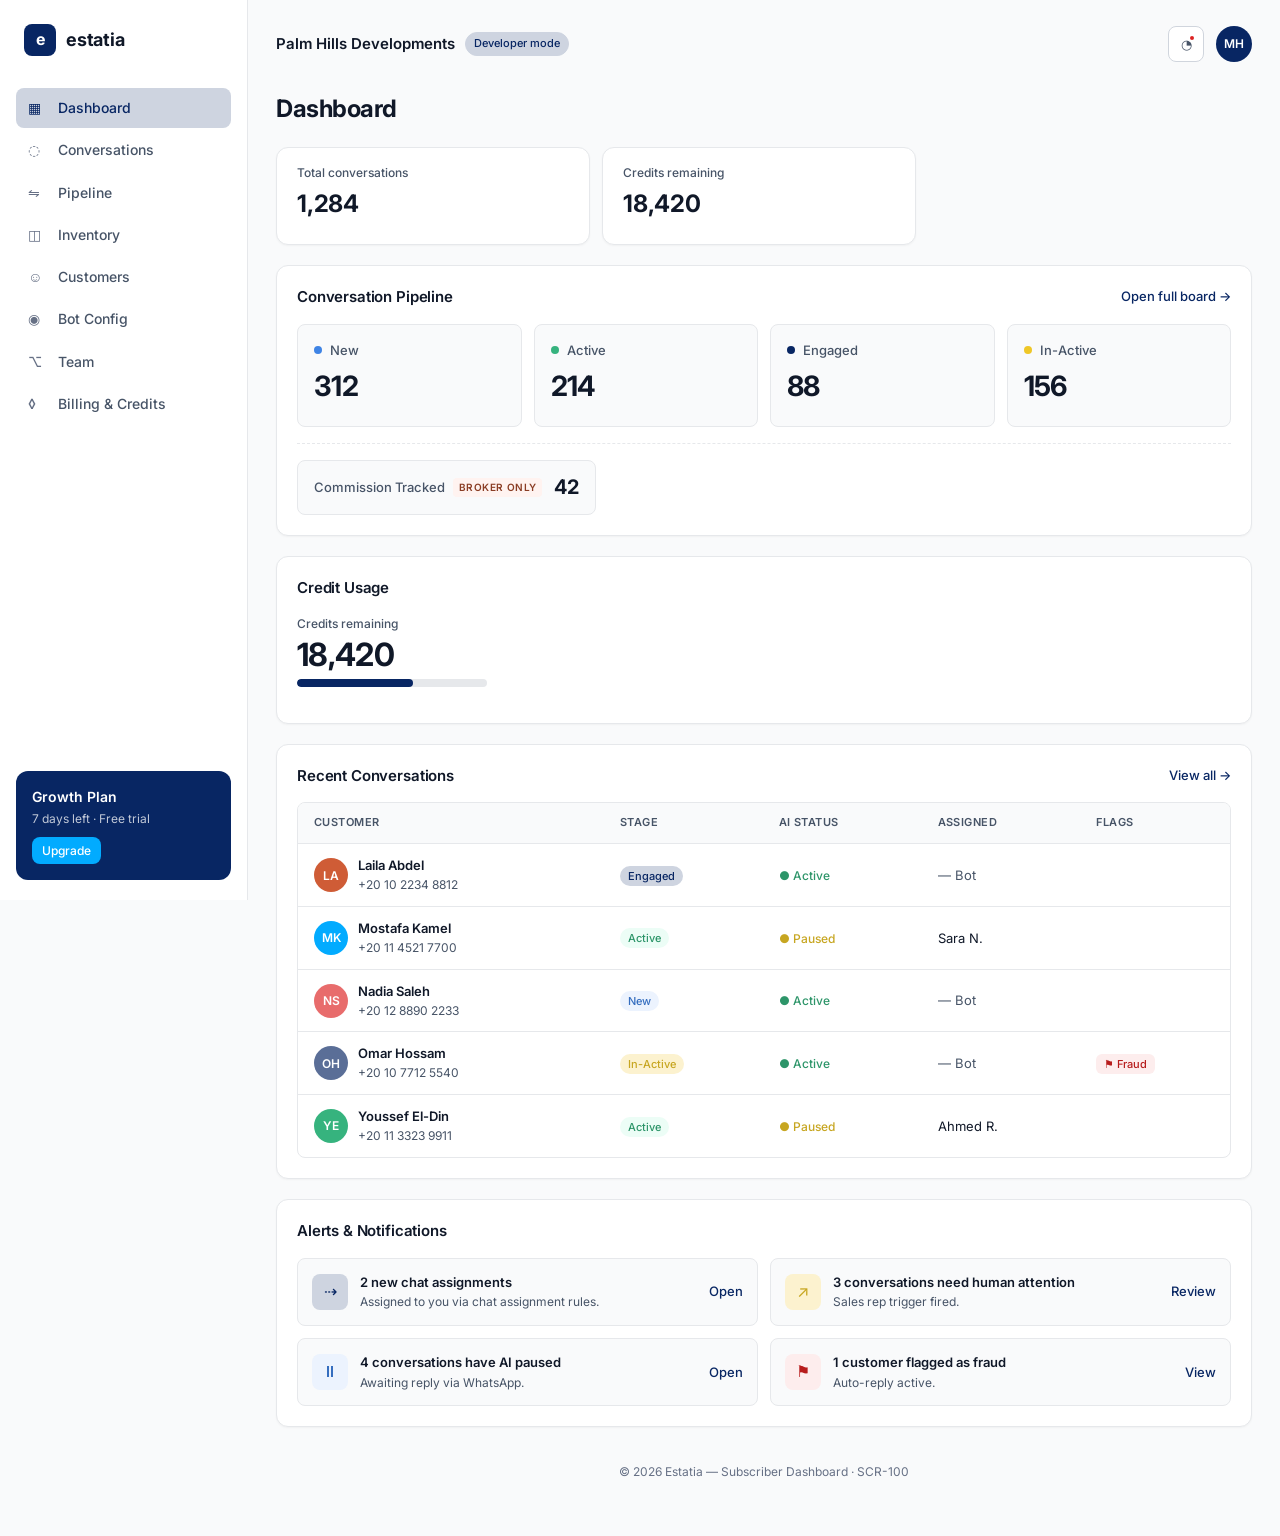
<file: index.html>
<!DOCTYPE html>
<html lang="en">
<head>
<meta charset="UTF-8" />
<meta name="viewport" content="width=device-width, initial-scale=1.0" />
<title>Estatia — Dashboard</title>
<link rel="stylesheet" href="styles.css" />
<link rel="preconnect" href="https://fonts.googleapis.com">
<link rel="preconnect" href="https://fonts.gstatic.com" crossorigin>
<link href="https://fonts.googleapis.com/css2?family=Inter:wght@400;500;600;700&display=swap" rel="stylesheet">
</head>
<body>

<div class="app">

  <!-- Sidebar -->
  <aside class="sidebar">
    <div class="brand">
      <div class="brand-mark">e</div>
      <div class="brand-name">estatia</div>
    </div>
    <nav class="nav">
      <a class="nav-item active"><span class="ico">▦</span> Dashboard</a>
      <a class="nav-item"><span class="ico">◌</span> Conversations</a>
      <a class="nav-item"><span class="ico">⇋</span> Pipeline</a>
      <a class="nav-item"><span class="ico">◫</span> Inventory</a>
      <a class="nav-item"><span class="ico">☺</span> Customers</a>
      <a class="nav-item"><span class="ico">◉</span> Bot Config</a>
      <a class="nav-item"><span class="ico">⌥</span> Team</a>
      <a class="nav-item"><span class="ico">◊</span> Billing &amp; Credits</a>
    </nav>
    <div class="sidebar-footer">
      <div class="plan-card">
        <div class="plan-title">Growth Plan</div>
        <div class="plan-sub">7 days left · Free trial</div>
        <button class="btn btn-primary btn-sm">Upgrade</button>
      </div>
    </div>
  </aside>

  <!-- Main -->
  <main class="main">

    <!-- Top Bar -->
    <header class="topbar">
      <div class="topbar-left">
        <div class="account">
          <div class="account-name">Palm Hills Developments</div>
          <span class="chip chip-mode">Developer mode</span>
        </div>
      </div>
      <div class="topbar-right">
        <button class="icon-btn" aria-label="Notifications">
          <span class="bell">◔</span><span class="dot"></span>
        </button>
        <div class="avatar">MH</div>
      </div>
    </header>

    <!-- Page Header -->
    <section class="page-header">
      <div>
        <h1>Dashboard</h1>
      </div>
    </section>

    <!-- 1. Summary Metrics -->
    <section class="kpis kpis-2">
      <div class="kpi-card">
        <div class="kpi-label">Total conversations</div>
        <div class="kpi-value">1,284</div>
      </div>
      <div class="kpi-card">
        <div class="kpi-label">Credits remaining</div>
        <div class="kpi-value">18,420</div>
      </div>
    </section>

    <!-- 2. Conversation Pipeline -->
    <section class="card pipeline">
      <div class="card-head">
        <h2>Conversation Pipeline</h2>
        <a class="link">Open full board →</a>
      </div>
      <div class="pipeline-stages">
        <div class="stage stage-new">
          <div class="stage-top"><span class="stage-dot"></span><span class="stage-name">New</span></div>
          <div class="stage-count">312</div>
        </div>
        <div class="stage stage-active">
          <div class="stage-top"><span class="stage-dot"></span><span class="stage-name">Active</span></div>
          <div class="stage-count">214</div>
        </div>
        <div class="stage stage-engaged">
          <div class="stage-top"><span class="stage-dot"></span><span class="stage-name">Engaged</span></div>
          <div class="stage-count">88</div>
        </div>
        <div class="stage stage-inactive">
          <div class="stage-top"><span class="stage-dot"></span><span class="stage-name">In-Active</span></div>
          <div class="stage-count">156</div>
        </div>
      </div>
      <div class="commission-row">
        <div class="commission-card">
          <div class="commission-label">Commission Tracked <span class="mode-tag">Broker only</span></div>
          <div class="commission-count">42</div>
        </div>
      </div>
    </section>

    <!-- 3. Credit Usage -->
    <section class="card credit">
      <div class="card-head">
        <h2>Credit Usage</h2>
      </div>
      <div class="credit-body credit-body-simple">
        <div class="credit-main">
          <div class="kpi-label">Credits remaining</div>
          <div class="credit-num">18,420</div>
          <div class="progress">
            <div class="progress-fill" style="width:61%"></div>
          </div>
        </div>
      </div>
    </section>

    <!-- 4. Recent Conversations -->
    <section class="card recent">
      <div class="card-head">
        <h2>Recent Conversations</h2>
        <a class="link">View all →</a>
      </div>
      <div class="table">
        <div class="th">
          <div>Customer</div>
          <div>Stage</div>
          <div>AI Status</div>
          <div>Assigned</div>
          <div>Flags</div>
        </div>
        <div class="tr">
          <div class="cust"><div class="ava ava-1">LA</div><div><b>Laila Abdel</b><span class="muted">+20 10 2234 8812</span></div></div>
          <div><span class="stage-badge badge-engaged">Engaged</span></div>
          <div><span class="ai ai-active">● Active</span></div>
          <div class="muted">— Bot</div>
          <div></div>
        </div>
        <div class="tr">
          <div class="cust"><div class="ava ava-2">MK</div><div><b>Mostafa Kamel</b><span class="muted">+20 11 4521 7700</span></div></div>
          <div><span class="stage-badge badge-active">Active</span></div>
          <div><span class="ai ai-paused">● Paused</span></div>
          <div>Sara N.</div>
          <div></div>
        </div>
        <div class="tr">
          <div class="cust"><div class="ava ava-3">NS</div><div><b>Nadia Saleh</b><span class="muted">+20 12 8890 2233</span></div></div>
          <div><span class="stage-badge badge-new">New</span></div>
          <div><span class="ai ai-active">● Active</span></div>
          <div class="muted">— Bot</div>
          <div></div>
        </div>
        <div class="tr">
          <div class="cust"><div class="ava ava-4">OH</div><div><b>Omar Hossam</b><span class="muted">+20 10 7712 5540</span></div></div>
          <div><span class="stage-badge badge-inactive">In-Active</span></div>
          <div><span class="ai ai-active">● Active</span></div>
          <div class="muted">— Bot</div>
          <div><span class="flag">⚑ Fraud</span></div>
        </div>
        <div class="tr">
          <div class="cust"><div class="ava ava-5">YE</div><div><b>Youssef El-Din</b><span class="muted">+20 11 3323 9911</span></div></div>
          <div><span class="stage-badge badge-active">Active</span></div>
          <div><span class="ai ai-paused">● Paused</span></div>
          <div>Ahmed R.</div>
          <div></div>
        </div>
      </div>
    </section>

    <!-- 5. Alerts / Notifications -->
    <section class="card alerts">
      <div class="card-head">
        <h2>Alerts &amp; Notifications</h2>
      </div>
      <div class="alert-grid">
        <div class="alert">
          <div class="alert-ico alert-blue">⇢</div>
          <div class="alert-body">
            <div class="alert-title">2 new chat assignments</div>
            <div class="alert-sub">Assigned to you via chat assignment rules.</div>
          </div>
          <a class="link">Open</a>
        </div>
        <div class="alert">
          <div class="alert-ico alert-amber">↗</div>
          <div class="alert-body">
            <div class="alert-title">3 conversations need human attention</div>
            <div class="alert-sub">Sales rep trigger fired.</div>
          </div>
          <a class="link">Review</a>
        </div>
        <div class="alert">
          <div class="alert-ico alert-progress">⏸</div>
          <div class="alert-body">
            <div class="alert-title">4 conversations have AI paused</div>
            <div class="alert-sub">Awaiting reply via WhatsApp.</div>
          </div>
          <a class="link">Open</a>
        </div>
        <div class="alert">
          <div class="alert-ico alert-red">⚑</div>
          <div class="alert-body">
            <div class="alert-title">1 customer flagged as fraud</div>
            <div class="alert-sub">Auto-reply active.</div>
          </div>
          <a class="link">View</a>
        </div>
      </div>
    </section>

    <footer class="foot">© 2026 Estatia — Subscriber Dashboard · SCR-100</footer>

  </main>
</div>

</body>
</html>
</file>
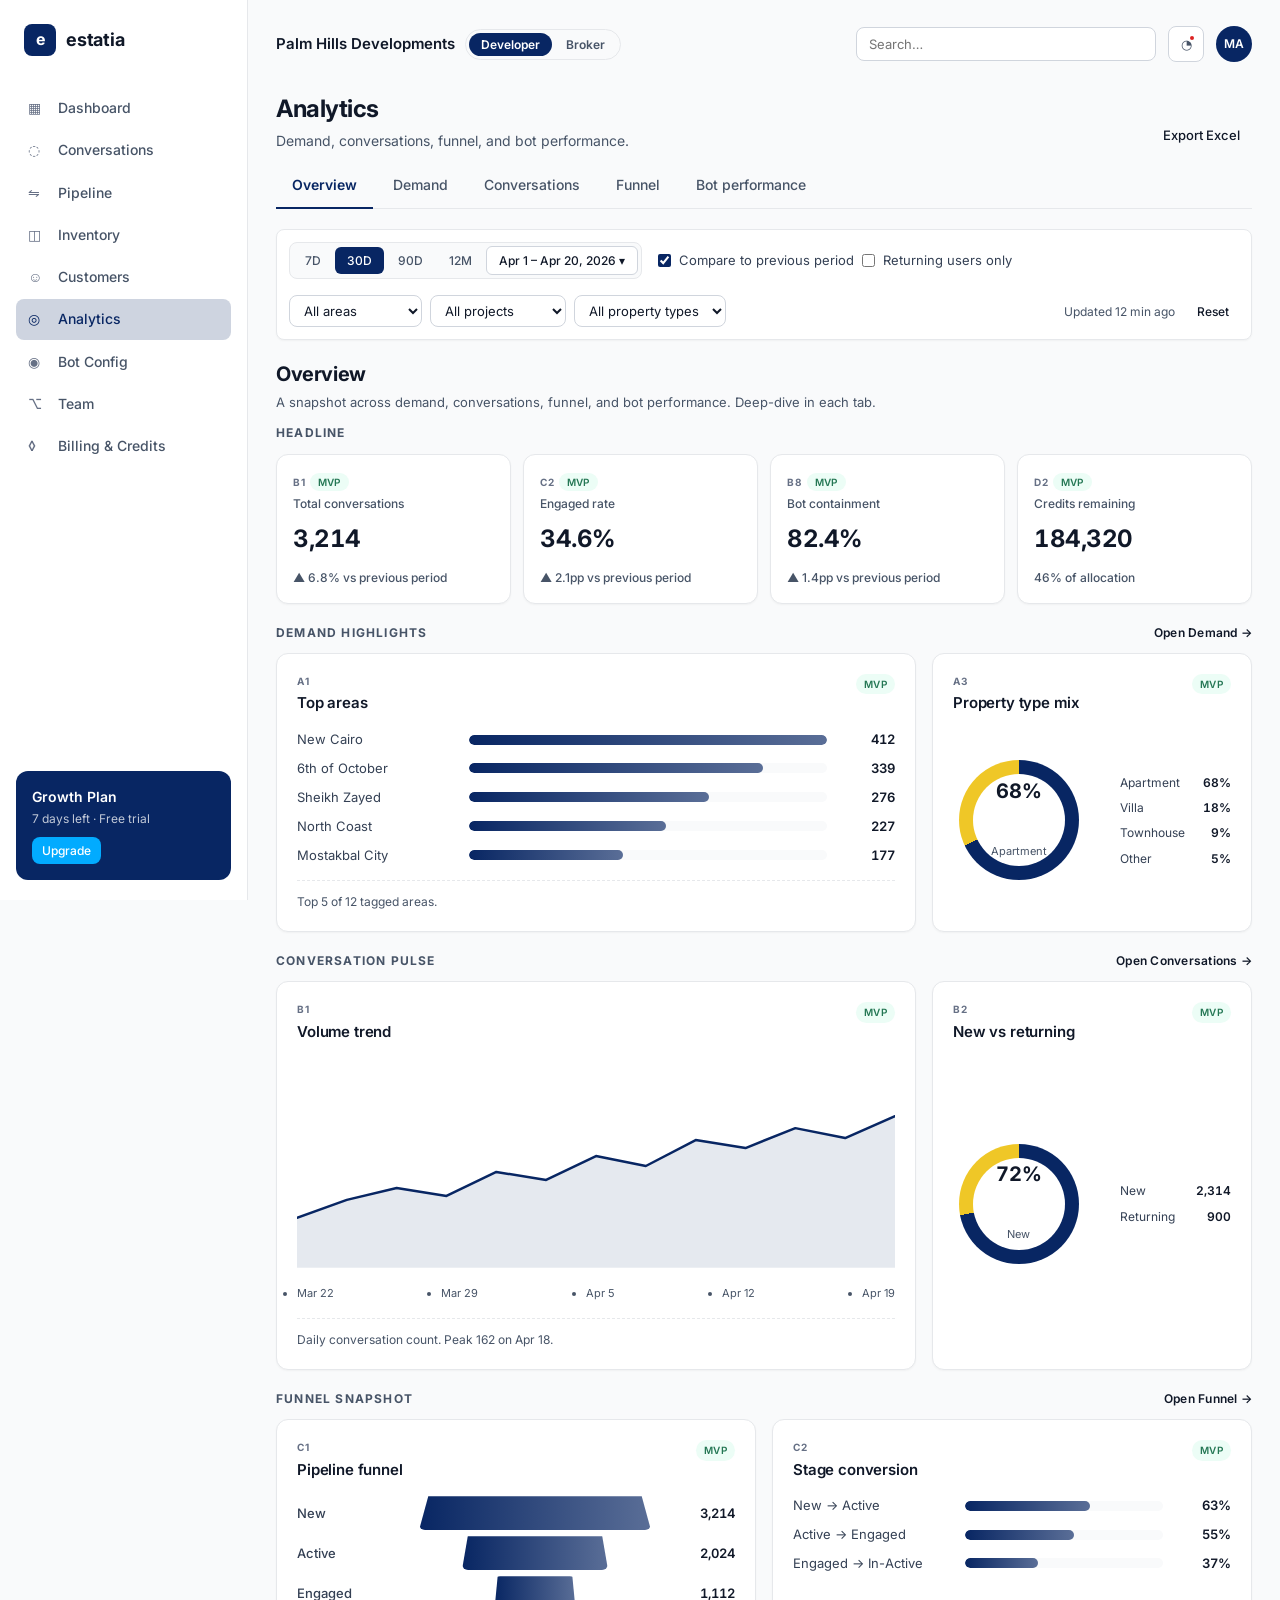
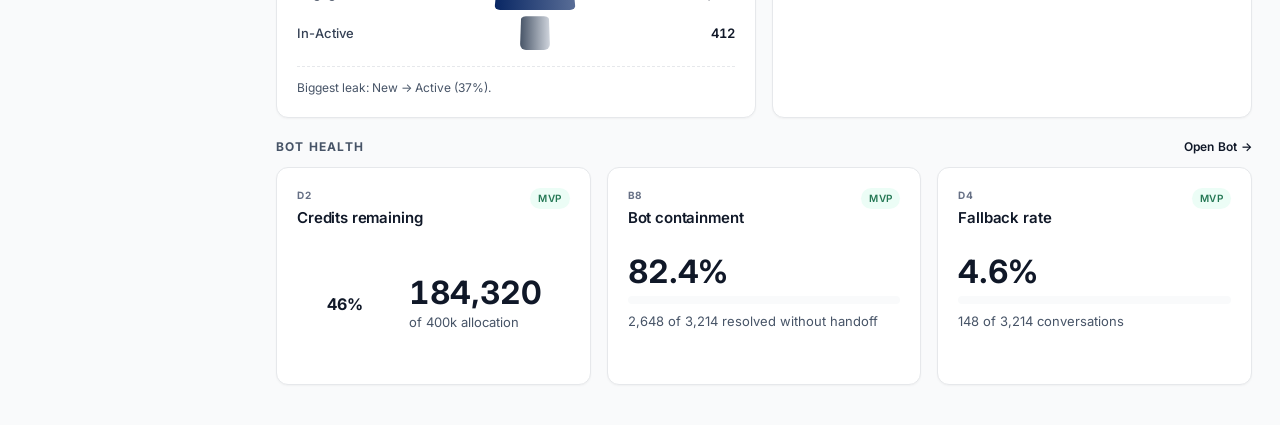
<file: docs/prototype/analytics/index.html>
<!DOCTYPE html>
<html lang="en">
<head>
  <meta charset="UTF-8" />
  <meta name="viewport" content="width=device-width, initial-scale=1.0" />
  <title>Estatia — Analytics</title>
  <link rel="stylesheet" href="styles.css" />
  <link rel="preconnect" href="https://fonts.googleapis.com" />
  <link rel="preconnect" href="https://fonts.gstatic.com" crossorigin />
  <link href="https://fonts.googleapis.com/css2?family=Inter:wght@400;500;600;700&display=swap" rel="stylesheet" />
</head>
<body>

<div class="app">

  <!-- Sidebar (reused from dashboard) -->
  <aside class="sidebar">
    <div class="brand">
      <div class="brand-mark">e</div>
      <div class="brand-name">estatia</div>
    </div>
    <nav class="nav">
      <a class="nav-item" href="../dashboard/"><span class="ico">▦</span> Dashboard</a>
      <a class="nav-item" href="../conversations/"><span class="ico">◌</span> Conversations</a>
      <a class="nav-item"><span class="ico">⇋</span> Pipeline</a>
      <a class="nav-item"><span class="ico">◫</span> Inventory</a>
      <a class="nav-item" href="../customers/"><span class="ico">☺</span> Customers</a>
      <a class="nav-item active"><span class="ico">◎</span> Analytics</a>
      <a class="nav-item"><span class="ico">◉</span> Bot Config</a>
      <a class="nav-item"><span class="ico">⌥</span> Team</a>
      <a class="nav-item"><span class="ico">◊</span> Billing &amp; Credits</a>
    </nav>
    <div class="sidebar-footer">
      <div class="plan-card">
        <div class="plan-title">Growth Plan</div>
        <div class="plan-sub">7 days left · Free trial</div>
        <button class="btn btn-primary btn-sm">Upgrade</button>
      </div>
    </div>
  </aside>

  <!-- Main -->
  <main class="main">

    <!-- Top Bar -->
    <header class="topbar">
      <div class="topbar-left">
        <div class="account">
          <div class="account-name" data-name-developer="Palm Hills Developments" data-name-broker="Nile Realty Brokers">Palm Hills Developments</div>
          <div class="mode-toggle" role="tablist" aria-label="Account mode">
            <button class="mode-btn is-active" data-mode="developer" role="tab" aria-selected="true">Developer</button>
            <button class="mode-btn" data-mode="broker" role="tab" aria-selected="false">Broker</button>
          </div>
        </div>
      </div>
      <div class="topbar-right">
        <div class="search"><input type="search" placeholder="Search…" /></div>
        <button class="icon-btn" aria-label="Notifications">◔<span class="dot"></span></button>
        <div class="avatar">MA</div>
      </div>
    </header>

    <!-- Page header -->
    <div class="page-header">
      <div>
        <h1>Analytics</h1>
        <div class="subtitle">Demand, conversations, funnel, and bot performance.</div>
      </div>
      <div class="page-header-actions">
        <button class="btn btn-secondary">Export Excel</button>
      </div>
    </div>

    <!-- Section tabs -->
    <nav class="section-tabs" aria-label="Analytics sections">
      <a class="section-tab is-active" data-tab="overview">Overview</a>
      <a class="section-tab" data-tab="demand">Demand</a>
      <a class="section-tab" data-tab="conversations">Conversations</a>
      <a class="section-tab" data-tab="funnel">Funnel</a>
      <a class="section-tab" data-tab="bot">Bot performance</a>
    </nav>

    <!-- Global filter bar -->
    <div class="filter-bar" role="region" aria-label="Filters">
      <div class="filter-group filter-range">
        <button class="range-btn">7D</button>
        <button class="range-btn is-active">30D</button>
        <button class="range-btn">90D</button>
        <button class="range-btn">12M</button>
        <button class="range-btn range-custom">Apr 1 – Apr 20, 2026 ▾</button>
      </div>

      <div class="filter-group">
        <label class="filter-toggle">
          <input type="checkbox" checked />
          <span>Compare to previous period</span>
        </label>
        <label class="filter-toggle">
          <input type="checkbox" id="filter-returning" />
          <span>Returning users only</span>
        </label>
      </div>

      <div class="filter-group filter-selects">
        <select class="filter-select">
          <option>All areas</option>
          <option>6th of October</option>
          <option>New Cairo</option>
          <option>North Coast</option>
        </select>
        <select class="filter-select">
          <option>All projects</option>
          <option>Palm Hills West</option>
          <option>Badya</option>
        </select>
        <select class="filter-select">
          <option>All property types</option>
          <option>Apartment</option>
          <option>Villa</option>
          <option>Townhouse</option>
        </select>
      </div>

      <div class="filter-group filter-tail">
        <span class="filter-meta muted">Updated 12 min ago</span>
        <button class="btn btn-ghost btn-sm">Reset</button>
      </div>
    </div>

    <!-- Content region (placeholder — widgets come in step 2+) -->
    <section class="analytics-content" data-active-tab="overview">

      <!-- Overview placeholder -->
      <div class="tab-panel is-active" data-panel="overview">

        <!-- Section intro -->
        <div class="section-intro">
          <h2 class="section-heading">Overview</h2>
          <p class="section-sub muted">A snapshot across demand, conversations, funnel, and bot performance. Deep-dive in each tab.</p>
        </div>

        <!-- ── Headline KPIs (one from each tab) ── -->
        <div class="analytics-section">
          <h3 class="section-title">Headline</h3>
          <div class="kpi-strip">
            <article class="kpi-card">
              <div class="kpi-head">
                <span class="metric-id">B1</span>
                <span class="phase-pill phase-mvp">MVP</span>
              </div>
              <div class="kpi-label">Total conversations</div>
              <div class="kpi-value">3,214</div>
              <div class="kpi-delta positive">▲ 6.8% vs previous period</div>
            </article>
            <article class="kpi-card">
              <div class="kpi-head">
                <span class="metric-id">C2</span>
                <span class="phase-pill phase-mvp">MVP</span>
              </div>
              <div class="kpi-label">Engaged rate</div>
              <div class="kpi-value">34.6%</div>
              <div class="kpi-delta positive">▲ 2.1pp vs previous period</div>
            </article>
            <article class="kpi-card">
              <div class="kpi-head">
                <span class="metric-id">B8</span>
                <span class="phase-pill phase-mvp">MVP</span>
              </div>
              <div class="kpi-label">Bot containment</div>
              <div class="kpi-value">82.4%</div>
              <div class="kpi-delta positive">▲ 1.4pp vs previous period</div>
            </article>
            <article class="kpi-card">
              <div class="kpi-head">
                <span class="metric-id">D2</span>
                <span class="phase-pill phase-mvp">MVP</span>
              </div>
              <div class="kpi-label">Credits remaining</div>
              <div class="kpi-value">184,320</div>
              <div class="kpi-delta muted">46% of allocation</div>
            </article>
          </div>
        </div>

        <!-- ── Demand Highlights (mini) ── -->
        <div class="analytics-section">
          <div class="section-title-row">
            <h3 class="section-title">Demand Highlights</h3>
            <a class="section-link" href="#" data-tab-link="demand">Open Demand →</a>
          </div>
          <div class="widget-grid grid-2-1">
            <article class="widget" data-metric="A1">
              <header class="widget-head">
                <div>
                  <span class="metric-id">A1</span>
                  <h3 class="widget-title">Top areas</h3>
                </div>
                <span class="phase-pill phase-mvp">MVP</span>
              </header>
              <div class="widget-body">
                <ul class="hbar-list hbar-list-compact">
                  <li><span class="hbar-label">New Cairo</span><div class="hbar"><span class="hbar-fill" style="width:100%"></span></div><span class="hbar-value">412</span></li>
                  <li><span class="hbar-label">6th of October</span><div class="hbar"><span class="hbar-fill" style="width:82%"></span></div><span class="hbar-value">339</span></li>
                  <li><span class="hbar-label">Sheikh Zayed</span><div class="hbar"><span class="hbar-fill" style="width:67%"></span></div><span class="hbar-value">276</span></li>
                  <li><span class="hbar-label">North Coast</span><div class="hbar"><span class="hbar-fill" style="width:55%"></span></div><span class="hbar-value">227</span></li>
                  <li><span class="hbar-label">Mostakbal City</span><div class="hbar"><span class="hbar-fill" style="width:43%"></span></div><span class="hbar-value">177</span></li>
                </ul>
              </div>
              <footer class="widget-foot muted">Top 5 of 12 tagged areas.</footer>
            </article>

            <article class="widget" data-metric="A3">
              <header class="widget-head">
                <div>
                  <span class="metric-id">A3</span>
                  <h3 class="widget-title">Property type mix</h3>
                </div>
                <span class="phase-pill phase-mvp">MVP</span>
              </header>
              <div class="widget-body donut-body">
                <div class="donut donut-sm" style="--a:68; --b:18; --c:9; --d:5;" aria-label="Apartment 68%, Villa 18%, Townhouse 9%, Other 5%">
                  <div class="donut-center">
                    <div class="donut-total">68%</div>
                    <div class="donut-label muted">Apartment</div>
                  </div>
                </div>
                <ul class="donut-legend">
                  <li><span class="sw sw-a"></span>Apartment<b>68%</b></li>
                  <li><span class="sw sw-b"></span>Villa<b>18%</b></li>
                  <li><span class="sw sw-c"></span>Townhouse<b>9%</b></li>
                  <li><span class="sw sw-d"></span>Other<b>5%</b></li>
                </ul>
              </div>
            </article>
          </div>
        </div>

        <!-- ── Conversation Pulse ── -->
        <div class="analytics-section">
          <div class="section-title-row">
            <h3 class="section-title">Conversation Pulse</h3>
            <a class="section-link" href="#" data-tab-link="conversations">Open Conversations →</a>
          </div>
          <div class="widget-grid grid-2-1">
            <article class="widget" data-metric="B1">
              <header class="widget-head">
                <div>
                  <span class="metric-id">B1</span>
                  <h3 class="widget-title">Volume trend</h3>
                </div>
                <span class="phase-pill phase-mvp">MVP</span>
              </header>
              <div class="widget-body">
                <svg class="line-chart" viewBox="0 0 600 200" role="img" aria-label="Conversations per day over the last 30 days">
                  <defs>
                    <linearGradient id="ovFill" x1="0" y1="0" x2="0" y2="1">
                      <stop offset="0%" stop-color="var(--brand-primary)" stop-opacity="0.22"/>
                      <stop offset="100%" stop-color="var(--brand-primary)" stop-opacity="0"/>
                    </linearGradient>
                  </defs>
                  <polyline class="line-area" fill="url(#ovFill)" stroke="none"
                    points="0,200 0,150 50,132 100,120 150,128 200,104 250,112 300,88 350,98 400,72 450,80 500,60 550,70 600,48 600,200"/>
                  <polyline class="line-path" fill="none"
                    points="0,150 50,132 100,120 150,128 200,104 250,112 300,88 350,98 400,72 450,80 500,60 550,70 600,48"/>
                </svg>
                <ul class="line-axis muted">
                  <li>Mar 22</li><li>Mar 29</li><li>Apr 5</li><li>Apr 12</li><li>Apr 19</li>
                </ul>
              </div>
              <footer class="widget-foot muted">Daily conversation count. Peak 162 on Apr 18.</footer>
            </article>

            <article class="widget" data-metric="B2">
              <header class="widget-head">
                <div>
                  <span class="metric-id">B2</span>
                  <h3 class="widget-title">New vs returning</h3>
                </div>
                <span class="phase-pill phase-mvp">MVP</span>
              </header>
              <div class="widget-body donut-body">
                <div class="donut donut-sm" style="--a:72; --b:28; --c:0; --d:0;" aria-label="New 72%, Returning 28%">
                  <div class="donut-center">
                    <div class="donut-total">72%</div>
                    <div class="donut-label muted">New</div>
                  </div>
                </div>
                <ul class="donut-legend">
                  <li><span class="sw sw-a"></span>New<b>2,314</b></li>
                  <li><span class="sw sw-b"></span>Returning<b>900</b></li>
                </ul>
              </div>
            </article>
          </div>
        </div>

        <!-- ── Funnel Snapshot ── -->
        <div class="analytics-section">
          <div class="section-title-row">
            <h3 class="section-title">Funnel Snapshot</h3>
            <a class="section-link" href="#" data-tab-link="funnel">Open Funnel →</a>
          </div>
          <div class="widget-grid grid-2">
            <article class="widget" data-metric="C1">
              <header class="widget-head">
                <div>
                  <span class="metric-id">C1</span>
                  <h3 class="widget-title">Pipeline funnel</h3>
                </div>
                <span class="phase-pill phase-mvp">MVP</span>
              </header>
              <div class="widget-body">
                <ul class="funnel">
                  <li class="funnel-row" style="--w:100;">
                    <span class="funnel-label">New</span>
                    <span class="funnel-bar"><span class="funnel-fill"></span></span>
                    <span class="funnel-value">3,214</span>
                  </li>
                  <li class="funnel-row" style="--w:63;">
                    <span class="funnel-label">Active</span>
                    <span class="funnel-bar"><span class="funnel-fill"></span></span>
                    <span class="funnel-value">2,024</span>
                  </li>
                  <li class="funnel-row" style="--w:35;">
                    <span class="funnel-label">Engaged</span>
                    <span class="funnel-bar"><span class="funnel-fill"></span></span>
                    <span class="funnel-value">1,112</span>
                  </li>
                  <li class="funnel-row funnel-row-inactive" style="--w:13;">
                    <span class="funnel-label">In-Active</span>
                    <span class="funnel-bar"><span class="funnel-fill"></span></span>
                    <span class="funnel-value">412</span>
                  </li>
                </ul>
              </div>
              <footer class="widget-foot muted">Biggest leak: New → Active (37%).</footer>
            </article>

            <article class="widget" data-metric="C2">
              <header class="widget-head">
                <div>
                  <span class="metric-id">C2</span>
                  <h3 class="widget-title">Stage conversion</h3>
                </div>
                <span class="phase-pill phase-mvp">MVP</span>
              </header>
              <div class="widget-body">
                <ul class="hbar-list hbar-list-compact">
                  <li><span class="hbar-label">New → Active</span><div class="hbar"><span class="hbar-fill" style="width:63%"></span></div><span class="hbar-value">63%</span></li>
                  <li><span class="hbar-label">Active → Engaged</span><div class="hbar"><span class="hbar-fill" style="width:55%"></span></div><span class="hbar-value">55%</span></li>
                  <li><span class="hbar-label">Engaged → In-Active</span><div class="hbar"><span class="hbar-fill" style="width:37%"></span></div><span class="hbar-value">37%</span></li>
                </ul>
              </div>
            </article>
          </div>
        </div>

        <!-- ── Bot Health ── -->
        <div class="analytics-section">
          <div class="section-title-row">
            <h3 class="section-title">Bot Health</h3>
            <a class="section-link" href="#" data-tab-link="bot">Open Bot →</a>
          </div>
          <div class="widget-grid grid-3">
            <article class="widget" data-metric="D2">
              <header class="widget-head">
                <div>
                  <span class="metric-id">D2</span>
                  <h3 class="widget-title">Credits remaining</h3>
                </div>
                <span class="phase-pill phase-mvp">MVP</span>
              </header>
              <div class="widget-body">
                <div class="remaining-card">
                  <div class="ring" style="--pct:46; --ring-color: var(--brand-primary);">
                    <div class="ring-center">
                      <div class="ring-value">46%</div>
                    </div>
                  </div>
                  <div class="remaining-meta">
                    <div class="remaining-value">184,320</div>
                    <div class="remaining-sub muted">of 400k allocation</div>
                  </div>
                </div>
              </div>
            </article>

            <article class="widget" data-metric="B8">
              <header class="widget-head">
                <div>
                  <span class="metric-id">B8</span>
                  <h3 class="widget-title">Bot containment</h3>
                </div>
                <span class="phase-pill phase-mvp">MVP</span>
              </header>
              <div class="widget-body">
                <div class="pct-metric">
                  <div class="pct-metric-value">82.4%</div>
                  <div class="pct-metric-bar"><span class="pct-metric-fill" style="width:82.4%"></span></div>
                  <div class="pct-metric-sub muted">2,648 of 3,214 resolved without handoff</div>
                </div>
              </div>
            </article>

            <article class="widget" data-metric="D4">
              <header class="widget-head">
                <div>
                  <span class="metric-id">D4</span>
                  <h3 class="widget-title">Fallback rate</h3>
                </div>
                <span class="phase-pill phase-mvp">MVP</span>
              </header>
              <div class="widget-body">
                <div class="pct-metric">
                  <div class="pct-metric-value">4.6%</div>
                  <div class="pct-metric-bar"><span class="pct-metric-fill" style="width:4.6%"></span></div>
                  <div class="pct-metric-sub muted">148 of 3,214 conversations</div>
                </div>
              </div>
            </article>
          </div>
        </div>

      </div>

      <!-- DEMAND — Subscriber Analytics: Demand Intelligence (SCR-160) -->
      <div class="tab-panel" data-panel="demand" hidden>

        <!-- Section intro -->
        <div class="section-intro">
          <h2 class="section-heading">Demand Intelligence</h2>
          <p class="section-sub muted">What customers are most frequently asking for across areas, projects, and preferences.</p>
        </div>

        <!-- ── Top Signals ── -->
        <div class="analytics-section">
          <h3 class="section-title">Top Signals</h3>
          <div class="kpi-strip kpi-strip-5">
            <div class="kpi-card kpi-signal">
              <div class="kpi-label">Top area</div>
              <div class="kpi-value">New Cairo</div>
              <div class="kpi-delta good">412 inquiries · 22%</div>
            </div>
            <div class="kpi-card kpi-signal">
              <div class="kpi-label">Top project</div>
              <div class="kpi-value">Palm Hills West</div>
              <div class="kpi-delta good">218 inquiries · 12%</div>
            </div>
            <div class="kpi-card kpi-signal">
              <div class="kpi-label">Top property type</div>
              <div class="kpi-value">Apartment</div>
              <div class="kpi-delta good">1,257 inquiries · 68%</div>
            </div>
            <div class="kpi-card kpi-signal">
              <div class="kpi-label">Top budget range</div>
              <div class="kpi-value">2–5M EGP</div>
              <div class="kpi-delta good">757 inquiries · 41%</div>
            </div>
            <div class="kpi-card kpi-signal">
              <div class="kpi-label">Top finishing</div>
              <div class="kpi-value">Fully Finished</div>
              <div class="kpi-delta good">776 inquiries · 42%</div>
            </div>
          </div>
        </div>

        <!-- ── Demand Distribution (Area + Projects) ── -->
        <div class="analytics-section">
          <h3 class="section-title">Demand Distribution</h3>
          <div class="widget-grid grid-2-1">
            <!-- A1 — horizontal ranked bars -->
            <article class="widget" data-metric="A1">
              <header class="widget-head">
                <div>
                  <span class="metric-id">A1</span>
                  <h3 class="widget-title">Inquiry volume by area</h3>
                </div>
                <div class="widget-actions">
                  <span class="phase-pill phase-mvp">MVP</span>
                  <button class="widget-menu" aria-label="Options">⋯</button>
                </div>
              </header>
              <div class="widget-body">
                <ul class="hbar-list">
                  <li><span class="hbar-label">New Cairo</span><div class="hbar"><span class="hbar-fill" style="width:100%"></span></div><span class="hbar-value">412</span></li>
                  <li><span class="hbar-label">6th of October</span><div class="hbar"><span class="hbar-fill" style="width:82%"></span></div><span class="hbar-value">339</span></li>
                  <li><span class="hbar-label">Sheikh Zayed</span><div class="hbar"><span class="hbar-fill" style="width:67%"></span></div><span class="hbar-value">276</span></li>
                  <li><span class="hbar-label">North Coast</span><div class="hbar"><span class="hbar-fill" style="width:55%"></span></div><span class="hbar-value">227</span></li>
                  <li><span class="hbar-label">Mostakbal City</span><div class="hbar"><span class="hbar-fill" style="width:43%"></span></div><span class="hbar-value">177</span></li>
                  <li><span class="hbar-label">New Admin. Capital</span><div class="hbar"><span class="hbar-fill" style="width:38%"></span></div><span class="hbar-value">156</span></li>
                  <li><span class="hbar-label">Ain Sokhna</span><div class="hbar"><span class="hbar-fill" style="width:26%"></span></div><span class="hbar-value">107</span></li>
                </ul>
              </div>
              <footer class="widget-foot muted">Click a bar to filter the Conversations list by area.</footer>
            </article>

            <!-- A2 — lollipop chart (Top projects) -->
            <article class="widget" data-metric="A2">
              <header class="widget-head">
                <div>
                  <span class="metric-id">A2</span>
                  <h3 class="widget-title">Top projects</h3>
                </div>
                <span class="phase-pill phase-mvp">MVP</span>
              </header>
              <div class="widget-body">
                <ul class="lollipop-list">
                  <li><span class="lolli-label">Palm Hills West</span><div class="lolli-track"><span class="lolli-line" style="width:100%"></span><span class="lolli-dot" style="left:100%"></span></div><span class="lolli-value">218</span></li>
                  <li><span class="lolli-label">Badya</span><div class="lolli-track"><span class="lolli-line" style="width:76%"></span><span class="lolli-dot" style="left:76%"></span></div><span class="lolli-value">165</span></li>
                  <li><span class="lolli-label">Mountain View</span><div class="lolli-track"><span class="lolli-line" style="width:58%"></span><span class="lolli-dot" style="left:58%"></span></div><span class="lolli-value">127</span></li>
                  <li><span class="lolli-label">Hyde Park</span><div class="lolli-track"><span class="lolli-line" style="width:44%"></span><span class="lolli-dot" style="left:44%"></span></div><span class="lolli-value">96</span></li>
                  <li><span class="lolli-label">Marassi</span><div class="lolli-track"><span class="lolli-line" style="width:33%"></span><span class="lolli-dot" style="left:33%"></span></div><span class="lolli-value">71</span></li>
                </ul>
              </div>
            </article>
          </div>
        </div><!-- /.analytics-section Demand Distribution -->

        <!-- ── Property Breakdown (Type + Bedrooms + Budget) ── -->
        <div class="analytics-section">
          <h3 class="section-title">Property Breakdown</h3>
          <div class="widget-grid grid-3">
            <!-- A3 — donut chart (Property type) -->
            <article class="widget" data-metric="A3">
              <header class="widget-head">
                <div>
                  <span class="metric-id">A3</span>
                  <h3 class="widget-title">Property type</h3>
                </div>
                <span class="phase-pill phase-mvp">MVP</span>
              </header>
              <div class="widget-body donut-body donut-body-compact">
                <div class="donut" style="--a:68;--b:84;--c:94;--d:98;">
                  <div class="donut-center">
                    <div class="donut-total">1,847</div>
                    <div class="donut-label muted">inquiries</div>
                  </div>
                </div>
                <ul class="donut-legend">
                  <li><span class="sw sw-p1"></span>Apartment<b>68%</b></li>
                  <li><span class="sw sw-p2"></span>Villa<b>16%</b></li>
                  <li><span class="sw sw-p3"></span>Townhouse<b>10%</b></li>
                  <li><span class="sw sw-p4"></span>Duplex<b>4%</b></li>
                  <li><span class="sw sw-p5"></span>Studio<b>2%</b></li>
                </ul>
              </div>
            </article>

            <!-- A4 — vertical column chart (Bedrooms) -->
            <article class="widget" data-metric="A4">
              <header class="widget-head">
                <div>
                  <span class="metric-id">A4</span>
                  <h3 class="widget-title">Bedrooms</h3>
                </div>
                <span class="phase-pill phase-mvp">MVP</span>
              </header>
              <div class="widget-body">
                <div class="col-chart" role="img" aria-label="Bedroom distribution">
                  <div class="col-col"><span class="col-val">2%</span><span class="col-bar" style="height:5%"></span><span class="col-label">Studio</span></div>
                  <div class="col-col"><span class="col-val">9%</span><span class="col-bar" style="height:24%"></span><span class="col-label">1 BR</span></div>
                  <div class="col-col"><span class="col-val">29%</span><span class="col-bar" style="height:76%"></span><span class="col-label">2 BR</span></div>
                  <div class="col-col is-peak"><span class="col-val">38%</span><span class="col-bar" style="height:100%"></span><span class="col-label">3 BR</span></div>
                  <div class="col-col"><span class="col-val">18%</span><span class="col-bar" style="height:47%"></span><span class="col-label">4 BR</span></div>
                  <div class="col-col"><span class="col-val">4%</span><span class="col-bar" style="height:11%"></span><span class="col-label">5+</span></div>
                </div>
              </div>
            </article>

            <!-- A5 — 100% stacked segmented bar (Budget range) -->
            <article class="widget" data-metric="A5">
              <header class="widget-head">
                <div>
                  <span class="metric-id">A5</span>
                  <h3 class="widget-title">Budget range distribution</h3>
                </div>
                <span class="phase-pill phase-mvp">MVP</span>
              </header>
              <div class="widget-body stacked-body">
                <div class="stacked-scale">
                  <span>0%</span><span>25%</span><span>50%</span><span>75%</span><span>100%</span>
                </div>
                <div class="stacked-bar">
                  <span class="stacked-seg seg-1" style="width:41%">41%</span>
                  <span class="stacked-seg seg-2" style="width:32%">32%</span>
                  <span class="stacked-seg seg-3" style="width:16%">16%</span>
                  <span class="stacked-seg seg-4" style="width:11%">11%</span>
                </div>
                <ul class="stacked-legend">
                  <li><span class="sw sw-s1"></span>2–5M EGP<b>757</b></li>
                  <li><span class="sw sw-s2"></span>5–10M EGP<b>591</b></li>
                  <li><span class="sw sw-s3"></span>10M+ EGP<b>296</b></li>
                  <li><span class="sw sw-s4"></span>&lt;2M EGP<b>203</b></li>
                </ul>
              </div>
            </article>
          </div>
        </div><!-- /.analytics-section Property Breakdown -->

        <!-- ── Customer Preferences ── -->
        <div class="analytics-section">
          <h3 class="section-title">Customer Preferences</h3>
          <div class="widget-grid grid-2">
            <!-- A7 — Finishing preference (rings) -->
            <article class="widget" data-metric="A7">
              <header class="widget-head">
                <div>
                  <span class="metric-id">A7</span>
                  <h3 class="widget-title">Finishing preference</h3>
                </div>
                <span class="phase-pill phase-mvp">MVP</span>
              </header>
              <div class="widget-body donut-body">
                <div class="donut" style="--a:42;--b:70;--c:82;--d:94;">
                  <div class="donut-center">
                    <div class="donut-total">1,847</div>
                    <div class="donut-label muted">inquiries</div>
                  </div>
                </div>
                <ul class="donut-legend">
                  <li><span class="sw sw-p1"></span>Fully Finished<b>42%</b></li>
                  <li><span class="sw sw-p2"></span>Semi-Finished<b>28%</b></li>
                  <li><span class="sw sw-p3"></span>Furnished<b>12%</b></li>
                  <li><span class="sw sw-p4"></span>Flexi-Finished<b>12%</b></li>
                  <li><span class="sw sw-p5"></span>Not Finished<b>6%</b></li>
                </ul>
              </div>
            </article>

            <!-- A6 — Delivery timeline preference (horizontal bar chart) -->
            <article class="widget" data-metric="A6">
              <header class="widget-head">
                <div>
                  <span class="metric-id">A6</span>
                  <h3 class="widget-title">Delivery timeline preference</h3>
                </div>
                <span class="phase-pill phase-mvp">MVP</span>
              </header>
              <div class="widget-body">
                <ul class="hbar-list hbar-list-compact">
                  <li>
                    <span class="hbar-label">Ready / Immediate</span>
                    <div class="hbar"><span class="hbar-fill" style="width:46%"></span></div>
                    <span class="hbar-value">849</span>
                  </li>
                  <li>
                    <span class="hbar-label">1–2 years</span>
                    <div class="hbar"><span class="hbar-fill" style="width:100%"></span></div>
                    <span class="hbar-value">647</span>
                  </li>
                  <li>
                    <span class="hbar-label">3–5 years</span>
                    <div class="hbar"><span class="hbar-fill" style="width:40%"></span></div>
                    <span class="hbar-value">258</span>
                  </li>
                  <li>
                    <span class="hbar-label">5+ years</span>
                    <div class="hbar"><span class="hbar-fill" style="width:14%"></span></div>
                    <span class="hbar-value">93</span>
                  </li>
                </ul>
              </div>
              <footer class="widget-foot muted">Share of inquiries by requested handover window.</footer>
            </article>
          </div>
        </div><!-- /.analytics-section Customer Preferences -->

        <!-- ── Broker-only: Top Developers by Inquiry ── -->
        <div class="analytics-section broker-only" data-mode="broker" hidden>
          <div class="section-title-row">
            <h3 class="section-title">Top Developers by Inquiry</h3>
            <span class="phase-pill phase-broker">Broker mode</span>
          </div>
          <div class="widget-grid">
            <article class="widget" data-metric="A8">
              <header class="widget-head">
                <div>
                  <span class="metric-id">A8</span>
                  <h3 class="widget-title">Top developers</h3>
                </div>
                <div class="widget-actions">
                  <span class="phase-pill phase-broker">Broker</span>
                  <button class="widget-menu" aria-label="Options">⋯</button>
                </div>
              </header>
              <div class="widget-body">
                <ul class="hbar-list">
                  <li><span class="hbar-label">Palm Hills Developments</span><div class="hbar"><span class="hbar-fill hbar-fill-alt" style="width:100%"></span></div><span class="hbar-value">287</span></li>
                  <li><span class="hbar-label">SODIC</span><div class="hbar"><span class="hbar-fill hbar-fill-alt" style="width:78%"></span></div><span class="hbar-value">224</span></li>
                  <li><span class="hbar-label">Mountain View</span><div class="hbar"><span class="hbar-fill hbar-fill-alt" style="width:64%"></span></div><span class="hbar-value">183</span></li>
                  <li><span class="hbar-label">Emaar Misr</span><div class="hbar"><span class="hbar-fill hbar-fill-alt" style="width:52%"></span></div><span class="hbar-value">149</span></li>
                  <li><span class="hbar-label">Hyde Park</span><div class="hbar"><span class="hbar-fill hbar-fill-alt" style="width:41%"></span></div><span class="hbar-value">117</span></li>
                  <li><span class="hbar-label">Tatweer Misr</span><div class="hbar"><span class="hbar-fill hbar-fill-alt" style="width:33%"></span></div><span class="hbar-value">95</span></li>
                  <li><span class="hbar-label">Orascom Development</span><div class="hbar"><span class="hbar-fill hbar-fill-alt" style="width:24%"></span></div><span class="hbar-value">68</span></li>
                </ul>
              </div>
              <footer class="widget-foot muted">Derived from this broker's own conversations only.</footer>
            </article>
          </div>
        </div><!-- /.broker-only -->

      </div>

      <!-- CONVERSATIONS — Subscriber Analytics: Conversation Intelligence -->
      <div class="tab-panel" data-panel="conversations" hidden>

        <!-- Section intro -->
        <div class="section-intro">
          <h2 class="section-heading">Conversations</h2>
          <p class="section-sub muted">How customers are engaging — volume, timing, language, and bot containment.</p>
        </div>

        <!-- ── Top Signals ── -->
        <div class="analytics-section">
          <h3 class="section-title">Top Signals</h3>
          <div class="kpi-strip">
            <div class="kpi-card kpi-signal">
              <div class="kpi-label">Total conversations</div>
              <div class="kpi-value">3,214</div>
              <div class="kpi-delta up">▲ 9% vs previous 30D</div>
            </div>
            <div class="kpi-card kpi-signal">
              <div class="kpi-label">Average messages per conversation</div>
              <div class="kpi-value">14.2</div>
              <div class="kpi-delta up">▲ 4% vs previous 30D</div>
            </div>
            <div class="kpi-card kpi-signal">
              <div class="kpi-label">Avg first response time</div>
              <div class="kpi-value">38s</div>
              <div class="kpi-delta down">▼ 12s vs previous 30D</div>
            </div>
            <div class="kpi-card kpi-signal">
              <div class="kpi-label">Bot containment rate</div>
              <div class="kpi-value">72%</div>
              <div class="kpi-delta good">2,314 conversations</div>
            </div>
          </div>
        </div>

        <!-- ── Volume & Trend ── -->
        <div class="analytics-section">
          <h3 class="section-title">Volume &amp; Trend</h3>
          <div class="widget-grid grid-2-1">
            <!-- B1 — line trend -->
            <article class="widget" data-metric="B1">
              <header class="widget-head">
                <div>
                  <span class="metric-id">B1</span>
                  <h3 class="widget-title">Conversations over time</h3>
                </div>
                <div class="widget-actions">
                  <span class="phase-pill phase-mvp">MVP</span>
                  <button class="widget-menu" aria-label="Options">⋯</button>
                </div>
              </header>
              <div class="widget-body">
                <svg class="line-chart" viewBox="0 0 600 220" preserveAspectRatio="none" role="img" aria-label="Daily conversations, last 30 days">
                  <!-- grid lines -->
                  <g class="line-grid">
                    <line x1="0" y1="40" x2="600" y2="40" />
                    <line x1="0" y1="90" x2="600" y2="90" />
                    <line x1="0" y1="140" x2="600" y2="140" />
                    <line x1="0" y1="190" x2="600" y2="190" />
                  </g>
                  <!-- area fill -->
                  <path class="line-area" d="M0,160 L20,150 L40,140 L60,145 L80,120 L100,110 L120,115 L140,95 L160,100 L180,80 L200,85 L220,70 L240,75 L260,60 L280,70 L300,55 L320,65 L340,50 L360,60 L380,45 L400,55 L420,40 L440,50 L460,35 L480,45 L500,30 L520,40 L540,25 L560,35 L580,20 L600,30 L600,220 L0,220 Z" />
                  <!-- line -->
                  <path class="line-path" d="M0,160 L20,150 L40,140 L60,145 L80,120 L100,110 L120,115 L140,95 L160,100 L180,80 L200,85 L220,70 L240,75 L260,60 L280,70 L300,55 L320,65 L340,50 L360,60 L380,45 L400,55 L420,40 L440,50 L460,35 L480,45 L500,30 L520,40 L540,25 L560,35 L580,20 L600,30" />
                </svg>
                <div class="line-axis muted">
                  <span>Mar 22</span><span>Mar 29</span><span>Apr 5</span><span>Apr 12</span><span>Apr 20</span>
                </div>
              </div>
              <footer class="widget-foot muted">Daily conversation starts · 3,214 total · peak 148 on Apr 18.</footer>
            </article>

            <!-- B2 — new vs returning (donut) -->
            <article class="widget" data-metric="B2">
              <header class="widget-head">
                <div>
                  <span class="metric-id">B2</span>
                  <h3 class="widget-title">New vs returning</h3>
                </div>
                <span class="phase-pill phase-mvp">MVP</span>
              </header>
              <div class="widget-body donut-body donut-body-compact">
                <div class="donut" style="--a:64;--b:100;--c:100;--d:100;">
                  <div class="donut-center">
                    <div class="donut-total">3,214</div>
                    <div class="donut-label muted">customers</div>
                  </div>
                </div>
                <ul class="donut-legend">
                  <li><span class="sw sw-p1"></span>New<b>64%</b></li>
                  <li><span class="sw sw-p2"></span>Returning<b>36%</b></li>
                </ul>
              </div>
            </article>
          </div>
        </div>

        <!-- ── Activity Patterns ── -->
        <div class="analytics-section">
          <h3 class="section-title">Activity Patterns</h3>
          <div class="widget-grid grid-2-1">
            <article class="widget" data-metric="B5">
              <header class="widget-head">
                <div>
                  <span class="metric-id">B5</span>
                  <h3 class="widget-title">Activity heatmap — hour × day</h3>
                </div>
                <div class="widget-actions">
                  <span class="phase-pill phase-mvp">MVP</span>
                  <button class="widget-menu" aria-label="Options">⋯</button>
                </div>
              </header>
              <div class="widget-body">
                <div class="heatmap">
                  <div class="heatmap-hours muted">
                    <span>12a</span><span>3a</span><span>6a</span><span>9a</span><span>12p</span><span>3p</span><span>6p</span><span>9p</span>
                  </div>
                  <div class="heatmap-grid">
                    <!-- 7 rows × 24 cols. Each cell's intensity via --v (0–4) -->
                    <!-- Mon -->
                    <div class="hm-row"><span class="hm-day muted">Mon</span>
                      <i style="--v:0"></i><i style="--v:0"></i><i style="--v:0"></i><i style="--v:0"></i><i style="--v:0"></i><i style="--v:0"></i><i style="--v:1"></i><i style="--v:1"></i><i style="--v:2"></i><i style="--v:3"></i><i style="--v:3"></i><i style="--v:2"></i><i style="--v:2"></i><i style="--v:3"></i><i style="--v:3"></i><i style="--v:4"></i><i style="--v:4"></i><i style="--v:3"></i><i style="--v:3"></i><i style="--v:2"></i><i style="--v:2"></i><i style="--v:1"></i><i style="--v:1"></i><i style="--v:0"></i>
                    </div>
                    <!-- Tue -->
                    <div class="hm-row"><span class="hm-day muted">Tue</span>
                      <i style="--v:0"></i><i style="--v:0"></i><i style="--v:0"></i><i style="--v:0"></i><i style="--v:0"></i><i style="--v:0"></i><i style="--v:1"></i><i style="--v:2"></i><i style="--v:3"></i><i style="--v:3"></i><i style="--v:3"></i><i style="--v:2"></i><i style="--v:2"></i><i style="--v:3"></i><i style="--v:4"></i><i style="--v:4"></i><i style="--v:4"></i><i style="--v:3"></i><i style="--v:3"></i><i style="--v:2"></i><i style="--v:2"></i><i style="--v:1"></i><i style="--v:0"></i><i style="--v:0"></i>
                    </div>
                    <!-- Wed -->
                    <div class="hm-row"><span class="hm-day muted">Wed</span>
                      <i style="--v:0"></i><i style="--v:0"></i><i style="--v:0"></i><i style="--v:0"></i><i style="--v:0"></i><i style="--v:0"></i><i style="--v:1"></i><i style="--v:2"></i><i style="--v:3"></i><i style="--v:4"></i><i style="--v:3"></i><i style="--v:2"></i><i style="--v:3"></i><i style="--v:3"></i><i style="--v:4"></i><i style="--v:4"></i><i style="--v:4"></i><i style="--v:3"></i><i style="--v:3"></i><i style="--v:2"></i><i style="--v:2"></i><i style="--v:1"></i><i style="--v:1"></i><i style="--v:0"></i>
                    </div>
                    <!-- Thu -->
                    <div class="hm-row"><span class="hm-day muted">Thu</span>
                      <i style="--v:0"></i><i style="--v:0"></i><i style="--v:0"></i><i style="--v:0"></i><i style="--v:0"></i><i style="--v:0"></i><i style="--v:1"></i><i style="--v:2"></i><i style="--v:3"></i><i style="--v:3"></i><i style="--v:3"></i><i style="--v:3"></i><i style="--v:3"></i><i style="--v:4"></i><i style="--v:4"></i><i style="--v:4"></i><i style="--v:3"></i><i style="--v:3"></i><i style="--v:2"></i><i style="--v:2"></i><i style="--v:2"></i><i style="--v:1"></i><i style="--v:1"></i><i style="--v:0"></i>
                    </div>
                    <!-- Fri -->
                    <div class="hm-row"><span class="hm-day muted">Fri</span>
                      <i style="--v:0"></i><i style="--v:0"></i><i style="--v:0"></i><i style="--v:0"></i><i style="--v:0"></i><i style="--v:0"></i><i style="--v:0"></i><i style="--v:1"></i><i style="--v:1"></i><i style="--v:1"></i><i style="--v:1"></i><i style="--v:1"></i><i style="--v:2"></i><i style="--v:2"></i><i style="--v:2"></i><i style="--v:3"></i><i style="--v:3"></i><i style="--v:2"></i><i style="--v:2"></i><i style="--v:2"></i><i style="--v:1"></i><i style="--v:1"></i><i style="--v:0"></i><i style="--v:0"></i>
                    </div>
                    <!-- Sat -->
                    <div class="hm-row"><span class="hm-day muted">Sat</span>
                      <i style="--v:0"></i><i style="--v:0"></i><i style="--v:0"></i><i style="--v:0"></i><i style="--v:0"></i><i style="--v:0"></i><i style="--v:1"></i><i style="--v:2"></i><i style="--v:3"></i><i style="--v:3"></i><i style="--v:3"></i><i style="--v:4"></i><i style="--v:4"></i><i style="--v:4"></i><i style="--v:4"></i><i style="--v:3"></i><i style="--v:3"></i><i style="--v:3"></i><i style="--v:2"></i><i style="--v:2"></i><i style="--v:2"></i><i style="--v:1"></i><i style="--v:1"></i><i style="--v:0"></i>
                    </div>
                    <!-- Sun -->
                    <div class="hm-row"><span class="hm-day muted">Sun</span>
                      <i style="--v:0"></i><i style="--v:0"></i><i style="--v:0"></i><i style="--v:0"></i><i style="--v:0"></i><i style="--v:0"></i><i style="--v:1"></i><i style="--v:2"></i><i style="--v:3"></i><i style="--v:4"></i><i style="--v:4"></i><i style="--v:4"></i><i style="--v:4"></i><i style="--v:4"></i><i style="--v:4"></i><i style="--v:3"></i><i style="--v:3"></i><i style="--v:3"></i><i style="--v:2"></i><i style="--v:2"></i><i style="--v:2"></i><i style="--v:1"></i><i style="--v:1"></i><i style="--v:0"></i>
                    </div>
                  </div>
                  <div class="heatmap-legend">
                    <span class="muted">Less</span>
                    <i style="--v:0"></i><i style="--v:1"></i><i style="--v:2"></i><i style="--v:3"></i><i style="--v:4"></i>
                    <span class="muted">More</span>
                  </div>
                </div>
              </div>
              <footer class="widget-foot muted">Peak activity: Sunday 9am–3pm. Fridays are consistently quieter.</footer>
            </article>

            <!-- B5b — Peak Activity by Day (bar chart) -->
            <article class="widget" data-metric="B5b">
              <header class="widget-head">
                <div>
                  <span class="metric-id">B5·</span>
                  <h3 class="widget-title">Peak activity by day</h3>
                </div>
                <span class="phase-pill phase-mvp">MVP</span>
              </header>
              <div class="widget-body">
                <div class="col-chart" role="img" aria-label="Conversations by day of week">
                  <div class="col-col"><span class="col-val">412</span><span class="col-bar" style="height:72%"></span><span class="col-label">Mon</span></div>
                  <div class="col-col"><span class="col-val">446</span><span class="col-bar" style="height:78%"></span><span class="col-label">Tue</span></div>
                  <div class="col-col"><span class="col-val">488</span><span class="col-bar" style="height:85%"></span><span class="col-label">Wed</span></div>
                  <div class="col-col"><span class="col-val">502</span><span class="col-bar" style="height:88%"></span><span class="col-label">Thu</span></div>
                  <div class="col-col"><span class="col-val">241</span><span class="col-bar" style="height:42%"></span><span class="col-label">Fri</span></div>
                  <div class="col-col"><span class="col-val">530</span><span class="col-bar" style="height:93%"></span><span class="col-label">Sat</span></div>
                  <div class="col-col is-peak"><span class="col-val">595</span><span class="col-bar" style="height:100%"></span><span class="col-label">Sun</span></div>
                </div>
              </div>
              <footer class="widget-foot muted">Sunday is the busiest day · Friday the quietest.</footer>
            </article>
          </div>
        </div>

        <!-- ── Language ── -->
        <div class="analytics-section">
          <h3 class="section-title">Language</h3>
          <div class="widget-grid">
            <!-- B6 — language split (stacked bar) -->
            <article class="widget" data-metric="B6">
              <header class="widget-head">
                <div>
                  <span class="metric-id">B6</span>
                  <h3 class="widget-title">Language split</h3>
                </div>
                <span class="phase-pill phase-mvp">MVP</span>
              </header>
              <div class="widget-body stacked-body">
                <div class="stacked-scale">
                  <span>0%</span><span>25%</span><span>50%</span><span>75%</span><span>100%</span>
                </div>
                <div class="stacked-bar">
                  <span class="stacked-seg seg-1" style="width:58%">58%</span>
                  <span class="stacked-seg seg-2" style="width:27%">27%</span>
                  <span class="stacked-seg seg-3" style="width:15%">15%</span>
                </div>
                <ul class="stacked-legend">
                  <li><span class="sw sw-s1"></span>Arabic<b>1,864</b></li>
                  <li><span class="sw sw-s2"></span>English<b>868</b></li>
                  <li><span class="sw sw-s3"></span>Mixed / Franco<b>482</b></li>
                </ul>
              </div>
            </article>
          </div>
        </div>

        <!-- ── Conversation Drop-off ── -->
        <div class="analytics-section">
          <h3 class="section-title">Conversation Drop-off</h3>
          <div class="widget-grid">
            <article class="widget" data-metric="B10">
              <header class="widget-head">
                <div>
                  <span class="metric-id">B10</span>
                  <h3 class="widget-title">Where customers stop responding</h3>
                </div>
                <div class="widget-actions">
                  <span class="phase-pill phase-mvp">MVP</span>
                  <button class="widget-menu" aria-label="Options">⋯</button>
                </div>
              </header>
              <div class="widget-body">
                <div class="col-chart col-chart-wide" role="img" aria-label="Conversation drop-off by stage">
                  <div class="col-col is-peak"><span class="col-val">38%</span><span class="col-bar" style="height:100%"></span><span class="col-label">Opening<br><span class="muted col-sublabel">No reply after greet</span></span></div>
                  <div class="col-col"><span class="col-val">24%</span><span class="col-bar" style="height:63%"></span><span class="col-label">Early<br><span class="muted col-sublabel">1–3 messages</span></span></div>
                  <div class="col-col"><span class="col-val">19%</span><span class="col-bar" style="height:50%"></span><span class="col-label">Mid<br><span class="muted col-sublabel">4–10 messages</span></span></div>
                  <div class="col-col"><span class="col-val">12%</span><span class="col-bar" style="height:32%"></span><span class="col-label">Late<br><span class="muted col-sublabel">11–20 messages</span></span></div>
                  <div class="col-col"><span class="col-val">7%</span><span class="col-bar" style="height:18%"></span><span class="col-label">Near close<br><span class="muted col-sublabel">21+ messages</span></span></div>
                </div>
              </div>
              <footer class="widget-foot muted">Most drop-off happens at the opening stage — customers often don't reply to the first bot greeting.</footer>
            </article>
          </div>
        </div>

        <!-- ── Bot Performance ── -->
        <div class="analytics-section">
          <h3 class="section-title">Bot Performance</h3>
          <div class="widget-grid grid-2">
            <!-- B7 — first response time distribution (moved from Language group) -->
            <article class="widget" data-metric="B7">
              <header class="widget-head">
                <div>
                  <span class="metric-id">B7</span>
                  <h3 class="widget-title">First response time</h3>
                </div>
                <span class="phase-pill phase-mvp">MVP</span>
              </header>
              <div class="widget-body">
                <div class="col-chart" role="img" aria-label="First response time distribution">
                  <div class="col-col is-peak"><span class="col-val">47%</span><span class="col-bar" style="height:100%"></span><span class="col-label">&lt; 30s</span></div>
                  <div class="col-col"><span class="col-val">28%</span><span class="col-bar" style="height:60%"></span><span class="col-label">30–60s</span></div>
                  <div class="col-col"><span class="col-val">14%</span><span class="col-bar" style="height:30%"></span><span class="col-label">1–5m</span></div>
                  <div class="col-col"><span class="col-val">7%</span><span class="col-bar" style="height:15%"></span><span class="col-label">5–30m</span></div>
                  <div class="col-col"><span class="col-val">4%</span><span class="col-bar" style="height:9%"></span><span class="col-label">&gt; 30m</span></div>
                </div>
              </div>
              <footer class="widget-foot muted">75% of first responses within 60 seconds.</footer>
            </article>

            <!-- B8 — containment rate (rings) -->
            <article class="widget" data-metric="B8">
              <header class="widget-head">
                <div>
                  <span class="metric-id">B8</span>
                  <h3 class="widget-title">Bot containment rate</h3>
                </div>
                <span class="phase-pill phase-mvp">MVP</span>
              </header>
              <div class="widget-body rings-body rings-body-stat">
                <div class="ring-card">
                  <div class="ring" style="--pct:72;--ring-color:var(--brand-primary-50);">
                    <div class="ring-pct">72%</div>
                  </div>
                  <div class="ring-label">Bot-only</div>
                  <div class="ring-sub muted">2,314 conversations</div>
                </div>
                <div class="ring-card">
                  <div class="ring" style="--pct:19;--ring-color:var(--brand-secondary-50);">
                    <div class="ring-pct">19%</div>
                  </div>
                  <div class="ring-label">Handed off</div>
                  <div class="ring-sub muted">610 conversations</div>
                </div>
                <div class="ring-card">
                  <div class="ring" style="--pct:9;--ring-color:var(--brand-tertiary-50);">
                    <div class="ring-pct">9%</div>
                  </div>
                  <div class="ring-label">Abandoned</div>
                  <div class="ring-sub muted">290 conversations</div>
                </div>
              </div>
            </article>
          </div>

          <!-- B9 — handoff reasons (Phase 2 / Non-MVP) -->
          <div class="widget-grid" style="margin-top: var(--sp-4);">
            <article class="widget" data-metric="B9">
              <header class="widget-head">
                <div>
                  <span class="metric-id">B9</span>
                  <h3 class="widget-title">Handoff reasons</h3>
                </div>
                <div class="widget-actions">
                  <span class="phase-pill phase-p2">Future · Non-MVP</span>
                  <button class="widget-menu" aria-label="Options">⋯</button>
                </div>
              </header>
              <div class="widget-body">
                <ul class="hbar-list hbar-list-compact">
                  <li><span class="hbar-label">Price negotiation</span><div class="hbar"><span class="hbar-fill" style="width:100%"></span></div><span class="hbar-value">214</span></li>
                  <li><span class="hbar-label">Custom payment plan</span><div class="hbar"><span class="hbar-fill" style="width:72%"></span></div><span class="hbar-value">154</span></li>
                  <li><span class="hbar-label">Unit availability</span><div class="hbar"><span class="hbar-fill" style="width:55%"></span></div><span class="hbar-value">118</span></li>
                  <li><span class="hbar-label">Site visit request</span><div class="hbar"><span class="hbar-fill" style="width:39%"></span></div><span class="hbar-value">84</span></li>
                  <li><span class="hbar-label">Complaint / escalation</span><div class="hbar"><span class="hbar-fill" style="width:19%"></span></div><span class="hbar-value">40</span></li>
                </ul>
              </div>
              <footer class="widget-foot muted">Reason tagging is planned for a future release — values shown are illustrative.</footer>
            </article>
          </div>
        </div>

      </div>

      <!-- FUNNEL — Subscriber Analytics: Conversion Funnel -->
      <div class="tab-panel" data-panel="funnel" hidden>

        <!-- Section intro -->
        <div class="section-intro">
          <h2 class="section-heading">Conversion Funnel</h2>
          <p class="section-sub muted">Pipeline stage counts, transition rates, and time-in-stage.</p>
        </div>

        <!-- ── Top Signals ── -->
        <div class="analytics-section">
          <h3 class="section-title">Top Signals</h3>
          <div class="kpi-strip">
            <div class="kpi-card kpi-signal">
              <div class="kpi-label">Total conversations</div>
              <div class="kpi-value">3,214</div>
              <div class="kpi-delta up">▲ 9% vs previous 30D</div>
            </div>
            <div class="kpi-card kpi-signal">
              <div class="kpi-label">Engaged rate</div>
              <div class="kpi-value">35%</div>
              <div class="kpi-delta up">▲ 2pp vs previous 30D</div>
            </div>
            <div class="kpi-card kpi-signal">
              <div class="kpi-label">Conversion rate</div>
              <div class="kpi-value">6.4%</div>
              <div class="kpi-delta up">▲ 0.8pp vs previous 30D</div>
            </div>
            <div class="kpi-card kpi-signal kpi-conditional" data-requires-filter="returning" hidden>
              <div class="kpi-label">
                Re-engagement rate
                <span class="kpi-filter-tag">Returning users only</span>
              </div>
              <div class="kpi-value">22%</div>
              <div class="kpi-delta good">Reactivated within 14 days</div>
            </div>
          </div>
        </div>

        <!-- ── Pipeline Funnel ── -->
        <div class="analytics-section">
          <h3 class="section-title">Pipeline Funnel</h3>
          <div class="widget-grid grid-2-1">
            <!-- C1 — funnel visual -->
            <article class="widget" data-metric="C1">
              <header class="widget-head">
                <div>
                  <span class="metric-id">C1</span>
                  <h3 class="widget-title">Pipeline stage counts</h3>
                </div>
                <div class="widget-actions">
                  <span class="phase-pill phase-mvp">MVP</span>
                  <button class="widget-menu" aria-label="Options">⋯</button>
                </div>
              </header>
              <div class="widget-body">
                <ul class="funnel">
                  <li class="funnel-row" style="--w:100;">
                    <span class="funnel-label">New</span>
                    <span class="funnel-bar"><span class="funnel-fill"></span></span>
                    <span class="funnel-value">3,214</span>
                  </li>
                  <li class="funnel-conv" aria-hidden="true">
                    <span class="funnel-conv-label">Conversion</span>
                    <span class="funnel-conv-pct">63%</span>
                  </li>
                  <li class="funnel-row" style="--w:63;">
                    <span class="funnel-label">Active</span>
                    <span class="funnel-bar"><span class="funnel-fill"></span></span>
                    <span class="funnel-value">2,024</span>
                  </li>
                  <li class="funnel-conv" aria-hidden="true">
                    <span class="funnel-conv-label">Conversion</span>
                    <span class="funnel-conv-pct">55%</span>
                  </li>
                  <li class="funnel-row" style="--w:35;">
                    <span class="funnel-label">Engaged</span>
                    <span class="funnel-bar"><span class="funnel-fill"></span></span>
                    <span class="funnel-value">1,112</span>
                  </li>
                  <li class="funnel-conv funnel-conv-drop" aria-hidden="true">
                    <span class="funnel-conv-label">Drop to inactive</span>
                    <span class="funnel-conv-pct">37%</span>
                  </li>
                  <li class="funnel-row funnel-row-inactive" style="--w:13;">
                    <span class="funnel-label">In-Active</span>
                    <span class="funnel-bar"><span class="funnel-fill"></span></span>
                    <span class="funnel-value">412</span>
                  </li>
                </ul>
              </div>
              <footer class="widget-foot muted">Click a stage to filter the Conversations list by that stage.</footer>
            </article>

            <!-- C2 — stage-to-stage conversion -->
            <article class="widget" data-metric="C2">
              <header class="widget-head">
                <div>
                  <span class="metric-id">C2</span>
                  <h3 class="widget-title">Stage conversion rates</h3>
                </div>
                <span class="phase-pill phase-mvp">MVP</span>
              </header>
              <div class="widget-body">
                <ul class="hbar-list hbar-list-compact">
                  <li><span class="hbar-label">New → Active</span><div class="hbar"><span class="hbar-fill" style="width:63%"></span></div><span class="hbar-value">63%</span></li>
                  <li><span class="hbar-label">Active → Engaged</span><div class="hbar"><span class="hbar-fill" style="width:55%"></span></div><span class="hbar-value">55%</span></li>
                  <li><span class="hbar-label">Engaged → In-Active</span><div class="hbar"><span class="hbar-fill" style="width:37%"></span></div><span class="hbar-value">37%</span></li>
                </ul>
              </div>
              <footer class="widget-foot muted">Biggest drop-off: New → Active.</footer>
            </article>
          </div>
        </div>

        <!-- ── Velocity &amp; Drop-off ── -->
        <div class="analytics-section">
          <h3 class="section-title">Velocity &amp; Drop-off</h3>
          <div class="widget-grid grid-2">
            <!-- C3 — avg time in stage -->
            <article class="widget" data-metric="C3">
              <header class="widget-head">
                <div>
                  <span class="metric-id">C3</span>
                  <h3 class="widget-title">Average time per stage</h3>
                </div>
                <span class="phase-pill phase-mvp">MVP</span>
              </header>
              <div class="widget-body">
                <div class="col-chart" role="img" aria-label="Average days spent in each stage">
                  <div class="col-col"><span class="col-val">1d</span><span class="col-bar" style="height:5%"></span><span class="col-label">New</span></div>
                  <div class="col-col"><span class="col-val">4d</span><span class="col-bar" style="height:20%"></span><span class="col-label">Active</span></div>
                  <div class="col-col"><span class="col-val">7d</span><span class="col-bar" style="height:35%"></span><span class="col-label">Engaged</span></div>
                  <div class="col-col is-peak"><span class="col-val">21d</span><span class="col-bar" style="height:100%"></span><span class="col-label">In-Active</span></div>
                </div>
              </div>
              <footer class="widget-foot muted">Conversations stay In-Active on average 21 days before auto-close.</footer>
            </article>

            <!-- C5 — biggest drop-off points -->
            <article class="widget" data-metric="C5">
              <header class="widget-head">
                <div>
                  <span class="metric-id">C5</span>
                  <h3 class="widget-title">Biggest drop-off points</h3>
                </div>
                <span class="phase-pill phase-mvp">MVP</span>
              </header>
              <div class="widget-body">
                <ul class="dist-list">
                  <li>
                    <div class="dist-row"><span class="dist-label">New → Active</span><span class="dist-value">1,190 dropped (37%)</span></div>
                    <div class="dist-bar"><span class="dist-fill" style="width:100%"></span></div>
                  </li>
                  <li>
                    <div class="dist-row"><span class="dist-label">Active → Engaged</span><span class="dist-value">912 dropped (45%)</span></div>
                    <div class="dist-bar"><span class="dist-fill" style="width:77%"></span></div>
                  </li>
                  <li>
                    <div class="dist-row"><span class="dist-label">Engaged → In-Active</span><span class="dist-value">412 moved to inactive (37%)</span></div>
                    <div class="dist-bar"><span class="dist-fill" style="width:35%"></span></div>
                  </li>
                </ul>
              </div>
              <footer class="widget-foot muted">Biggest leak: New → Active. Most leads go silent right after first reply.</footer>
            </article>
          </div>
        </div>

        <!-- ── Broker-only: Commission Tracked (separate metric, not funnel) ── -->
        <div class="analytics-section broker-only" hidden>
          <div class="section-title-row">
            <h3 class="section-title">Broker Metric</h3>
            <span class="phase-pill phase-broker">Broker mode</span>
          </div>
          <div class="widget-grid grid-1">
            <article class="widget widget-metric" data-metric="C7">
              <header class="widget-head">
                <div>
                  <span class="metric-id">C7</span>
                  <h3 class="widget-title">Commission tracked</h3>
                </div>
                <div class="widget-actions">
                  <span class="phase-pill phase-broker">Broker</span>
                  <button class="widget-menu" aria-label="Options">⋯</button>
                </div>
              </header>
              <div class="widget-body">
                <div class="metric-hero">
                  <div class="metric-hero-value">EGP 7.1M</div>
                  <div class="metric-hero-sub muted">Tracked commission on closed deals this period</div>
                  <div class="metric-hero-delta positive">▲ 12.4% vs previous period</div>
                </div>
              </div>
              <footer class="widget-foot muted">Standalone metric — not part of the conversation funnel.</footer>
            </article>
          </div>
        </div>

      </div>

      <div class="tab-panel" data-panel="bot" hidden>

        <!-- ── Top Signals (KPIs) ── -->
        <div class="analytics-section">
          <h3 class="section-title">Top Signals</h3>
          <div class="kpi-strip">
            <article class="kpi-card" data-metric="D2">
              <div class="kpi-head">
                <span class="metric-id">D2</span>
                <span class="phase-pill phase-mvp">MVP</span>
              </div>
              <div class="kpi-label">Credits remaining</div>
              <div class="kpi-value">184,320</div>
              <div class="kpi-delta muted">46% of allocation</div>
            </article>
            <article class="kpi-card" data-metric="D1">
              <div class="kpi-head">
                <span class="metric-id">D1</span>
                <span class="phase-pill phase-mvp">MVP</span>
              </div>
              <div class="kpi-label">Credits consumed</div>
              <div class="kpi-value">215,680</div>
              <div class="kpi-delta positive">▲ 8.2% vs previous period</div>
            </article>
            <article class="kpi-card" data-metric="D3">
              <div class="kpi-head">
                <span class="metric-id">D3</span>
                <span class="phase-pill phase-data">MVP-data</span>
              </div>
              <div class="kpi-label">Avg credits per conversation</div>
              <div class="kpi-value">67.1</div>
              <div class="kpi-delta negative">▼ 3.4% vs previous period</div>
            </article>
            <article class="kpi-card" data-metric="D4">
              <div class="kpi-head">
                <span class="metric-id">D4</span>
                <span class="phase-pill phase-mvp">MVP</span>
              </div>
              <div class="kpi-label">Fallback / dead-end rate</div>
              <div class="kpi-value">4.6%</div>
              <div class="kpi-delta positive">▼ 1.2pp vs previous period</div>
            </article>
          </div>
        </div>

        <!-- ── Usage & Trend ── -->
        <div class="analytics-section">
          <h3 class="section-title">Usage &amp; Trend</h3>
          <div class="widget-grid grid-2-1">
            <!-- D1 — credits consumed trend line -->
            <article class="widget" data-metric="D1">
              <header class="widget-head">
                <div>
                  <span class="metric-id">D1</span>
                  <h3 class="widget-title">AI credits consumed</h3>
                </div>
                <span class="phase-pill phase-mvp">MVP</span>
              </header>
              <div class="widget-body">
                <svg class="line-chart" viewBox="0 0 600 200" role="img" aria-label="Daily AI credits consumed trend">
                  <defs>
                    <linearGradient id="creditFill" x1="0" y1="0" x2="0" y2="1">
                      <stop offset="0%" stop-color="var(--brand-primary)" stop-opacity="0.22"/>
                      <stop offset="100%" stop-color="var(--brand-primary)" stop-opacity="0"/>
                    </linearGradient>
                  </defs>
                  <polyline class="line-area" fill="url(#creditFill)" stroke="none"
                    points="0,200 0,140 50,120 100,132 150,108 200,96 250,110 300,84 350,72 400,92 450,64 500,56 550,68 600,44 600,200"/>
                  <polyline class="line-path" fill="none"
                    points="0,140 50,120 100,132 150,108 200,96 250,110 300,84 350,72 400,92 450,64 500,56 550,68 600,44"/>
                </svg>
                <ul class="line-axis muted">
                  <li>Mar 22</li><li>Mar 29</li><li>Apr 5</li><li>Apr 12</li><li>Apr 19</li>
                </ul>
              </div>
              <footer class="widget-foot muted">Daily consumption. Peak 18,420 credits on Apr 18.</footer>
            </article>

            <!-- D2 — credits remaining gauge -->
            <article class="widget" data-metric="D2">
              <header class="widget-head">
                <div>
                  <span class="metric-id">D2</span>
                  <h3 class="widget-title">Credits remaining</h3>
                </div>
                <span class="phase-pill phase-mvp">MVP</span>
              </header>
              <div class="widget-body">
                <div class="remaining-card">
                  <div class="ring" style="--pct:46; --ring-color: var(--brand-primary);">
                    <div class="ring-center">
                      <div class="ring-value">46%</div>
                    </div>
                  </div>
                  <div class="remaining-meta">
                    <div class="remaining-value">184,320</div>
                    <div class="remaining-sub muted">credits remaining · 46% of allocation</div>
                  </div>
                </div>
              </div>
            </article>
          </div>
        </div>

        <!-- ── Cost Efficiency ── -->
        <div class="analytics-section">
          <h3 class="section-title">Cost Efficiency</h3>
          <div class="widget-grid grid-2">
            <!-- D3 — avg credits per conversation histogram -->
            <article class="widget" data-metric="D3">
              <header class="widget-head">
                <div>
                  <span class="metric-id">D3</span>
                  <h3 class="widget-title">Avg credits per conversation</h3>
                </div>
                <div class="widget-actions">
                  <span class="phase-pill phase-data">MVP-data</span>
                  <button class="widget-menu" aria-label="Options">⋯</button>
                </div>
              </header>
              <div class="widget-body">
                <div class="metric-lede">
                  <div class="metric-lede-value">67.1</div>
                  <div class="metric-lede-sub muted">avg credits per conversation</div>
                </div>
                <div class="col-chart col-chart-compact" role="img" aria-label="Credits per conversation distribution">
                  <div class="col-col"><span class="col-val">412</span><span class="col-bar" style="height:34%"></span><span class="col-label">Low<br><small>&lt; 30</small></span></div>
                  <div class="col-col is-peak"><span class="col-val">2,190</span><span class="col-bar" style="height:100%"></span><span class="col-label">Typical<br><small>30–100</small></span></div>
                  <div class="col-col"><span class="col-val">612</span><span class="col-bar" style="height:52%"></span><span class="col-label">High<br><small>100+</small></span></div>
                </div>
              </div>
              <footer class="widget-foot muted">Most conversations fall in the Typical range (30–100 credits).</footer>
            </article>

            <!-- D5 — per-conversation token cap hit rate -->
            <article class="widget" data-metric="D5">
              <header class="widget-head">
                <div>
                  <span class="metric-id">D5</span>
                  <h3 class="widget-title">Token cap hit rate</h3>
                </div>
                <div class="widget-actions">
                  <span class="phase-pill phase-data">MVP-data</span>
                  <button class="widget-menu" aria-label="Options">⋯</button>
                </div>
              </header>
              <div class="widget-body">
                <div class="pct-metric">
                  <div class="pct-metric-value">2.8%</div>
                  <div class="pct-metric-bar" role="img" aria-label="2.8% of conversations hit the token cap">
                    <span class="pct-metric-fill" style="width:2.8%"></span>
                  </div>
                  <div class="pct-metric-sub muted">90 of 3,214 conversations</div>
                </div>
              </div>
              <footer class="widget-foot muted">Share of conversations that hit the per-conversation token cap.</footer>
            </article>
          </div>
        </div>

        <!-- ── Reliability & Projection ── -->
        <div class="analytics-section">
          <h3 class="section-title">Reliability</h3>
          <div class="widget-grid grid-1">
            <!-- D4 — fallback / dead-end rate -->
            <article class="widget" data-metric="D4">
              <header class="widget-head">
                <div>
                  <span class="metric-id">D4</span>
                  <h3 class="widget-title">Fallback / dead-end rate</h3>
                </div>
                <span class="phase-pill phase-mvp">MVP</span>
              </header>
              <div class="widget-body">
                <div class="pct-metric">
                  <div class="pct-metric-value">4.6%</div>
                  <div class="pct-metric-bar" role="img" aria-label="4.6% of conversations hit the dead-end template">
                    <span class="pct-metric-fill" style="width:4.6%"></span>
                  </div>
                  <div class="pct-metric-sub muted">148 of 3,214 conversations</div>
                </div>
              </div>
              <footer class="widget-foot muted">Share of conversations that reached the dead-end template.</footer>
            </article>
          </div>
        </div>

      </div>

    </section>

  </main>
</div>

<script src="app.js"></script>
</body>
</html>
</file>
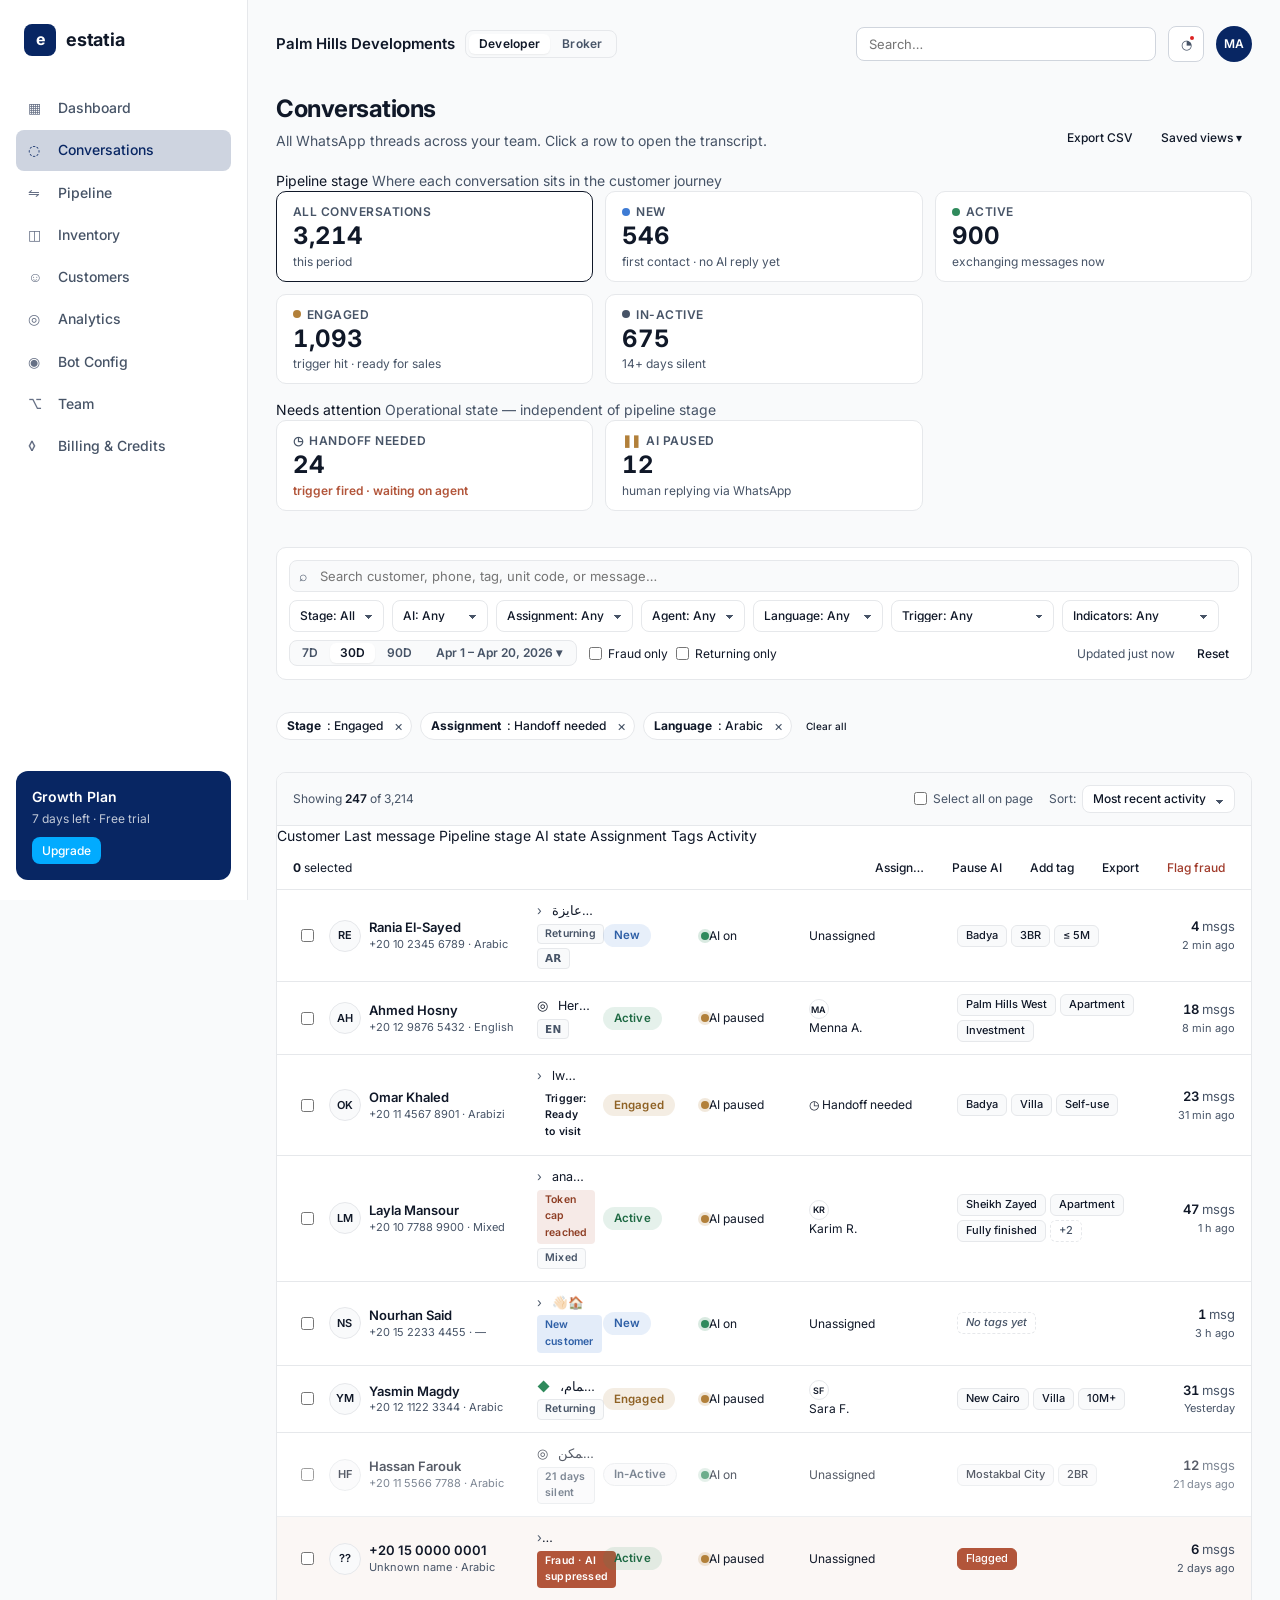
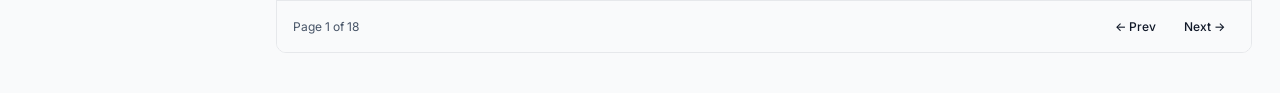
<file: docs/prototype/conversations/index.html>
<!DOCTYPE html>
<html lang="en">
<head>
  <meta charset="UTF-8" />
  <meta name="viewport" content="width=device-width, initial-scale=1.0" />
  <title>Estatia — Conversations</title>
  <link rel="stylesheet" href="styles.css" />
  <link rel="preconnect" href="https://fonts.googleapis.com" />
  <link rel="preconnect" href="https://fonts.gstatic.com" crossorigin />
  <link href="https://fonts.googleapis.com/css2?family=Inter:wght@400;500;600;700&display=swap" rel="stylesheet" />
</head>
<body>

<div class="app">

  <!-- Sidebar (reused pattern) -->
  <aside class="sidebar">
    <div class="brand">
      <div class="brand-mark">e</div>
      <div class="brand-name">estatia</div>
    </div>
    <nav class="nav">
      <a class="nav-item" href="../dashboard/"><span class="ico">▦</span> Dashboard</a>
      <a class="nav-item active" href="../conversations/"><span class="ico">◌</span> Conversations</a>
      <a class="nav-item"><span class="ico">⇋</span> Pipeline</a>
      <a class="nav-item"><span class="ico">◫</span> Inventory</a>
      <a class="nav-item" href="../customers/"><span class="ico">☺</span> Customers</a>
      <a class="nav-item" href="../analytics/"><span class="ico">◎</span> Analytics</a>
      <a class="nav-item"><span class="ico">◉</span> Bot Config</a>
      <a class="nav-item"><span class="ico">⌥</span> Team</a>
      <a class="nav-item"><span class="ico">◊</span> Billing &amp; Credits</a>
    </nav>
    <div class="sidebar-footer">
      <div class="plan-card">
        <div class="plan-title">Growth Plan</div>
        <div class="plan-sub">7 days left · Free trial</div>
        <button class="btn btn-primary btn-sm">Upgrade</button>
      </div>
    </div>
  </aside>

  <!-- Main -->
  <main class="main">

    <!-- Top Bar -->
    <header class="topbar">
      <div class="topbar-left">
        <div class="account">
          <div class="account-name" data-name-developer="Palm Hills Developments" data-name-broker="Nile Realty Brokers">Palm Hills Developments</div>
          <div class="mode-toggle" role="tablist" aria-label="Account mode">
            <button class="mode-btn is-active" data-mode="developer" role="tab" aria-selected="true">Developer</button>
            <button class="mode-btn" data-mode="broker" role="tab" aria-selected="false">Broker</button>
          </div>
        </div>
      </div>
      <div class="topbar-right">
        <div class="search"><input type="search" placeholder="Search…" /></div>
        <button class="icon-btn" aria-label="Notifications">◔<span class="dot"></span></button>
        <div class="avatar">MA</div>
      </div>
    </header>

    <!-- Page header -->
    <div class="page-header">
      <div>
        <h1>Conversations</h1>
        <div class="subtitle">All WhatsApp threads across your team. Click a row to open the transcript.</div>
      </div>
      <div class="page-header-actions">
        <button class="btn btn-ghost btn-sm">Export CSV</button>
        <button class="btn btn-secondary btn-sm">Saved views ▾</button>
      </div>
    </div>

    <!-- Summary strip — two clearly labelled groups -->
    <section class="conv-summary-wrap">

      <!-- Group 1: Pipeline stages (5 cards, mutually exclusive per conversation) -->
      <div class="summary-group" data-group="stage">
        <div class="summary-group-head">
          <span class="summary-group-label">Pipeline stage</span>
          <span class="summary-group-hint muted">Where each conversation sits in the customer journey</span>
        </div>
        <div class="conv-summary stage-summary">
          <button class="summary-card is-active" data-quickfilter="stage:all">
            <div class="summary-label">All conversations</div>
            <div class="summary-value">3,214</div>
            <div class="summary-sub muted">this period</div>
          </button>
          <button class="summary-card" data-quickfilter="stage:new">
            <div class="summary-label"><span class="stage-dot stage-dot-new"></span>New</div>
            <div class="summary-value">546</div>
            <div class="summary-sub muted">first contact · no AI reply yet</div>
          </button>
          <button class="summary-card" data-quickfilter="stage:active">
            <div class="summary-label"><span class="stage-dot stage-dot-active"></span>Active</div>
            <div class="summary-value">900</div>
            <div class="summary-sub muted">exchanging messages now</div>
          </button>
          <button class="summary-card" data-quickfilter="stage:engaged">
            <div class="summary-label"><span class="stage-dot stage-dot-engaged"></span>Engaged</div>
            <div class="summary-value">1,093</div>
            <div class="summary-sub muted">trigger hit · ready for sales</div>
          </button>
          <button class="summary-card" data-quickfilter="stage:inactive">
            <div class="summary-label"><span class="stage-dot stage-dot-inactive"></span>In-Active</div>
            <div class="summary-value">675</div>
            <div class="summary-sub muted">14+ days silent</div>
          </button>
        </div>
      </div>

      <!-- Group 2: Operational state (NOT pipeline stages) -->
      <div class="summary-group" data-group="ops">
        <div class="summary-group-head">
          <span class="summary-group-label">Needs attention</span>
          <span class="summary-group-hint muted">Operational state — independent of pipeline stage</span>
        </div>
        <div class="conv-summary ops-summary">
          <button class="summary-card ops-card" data-quickfilter="ops:handoff">
            <div class="summary-label"><span class="ops-ico">◷</span>Handoff needed</div>
            <div class="summary-value">24</div>
            <div class="summary-sub muted warn-text">trigger fired · waiting on agent</div>
          </button>
          <button class="summary-card ops-card" data-quickfilter="ops:paused">
            <div class="summary-label"><span class="pause-ico">❚❚</span>AI paused</div>
            <div class="summary-value">12</div>
            <div class="summary-sub muted">human replying via WhatsApp</div>
          </button>
        </div>
      </div>

    </section>

    <!-- Filter bar -->
    <div class="conv-filter-bar" role="region" aria-label="Filters">

      <div class="filter-group filter-search">
        <span class="field-ico" aria-hidden="true">⌕</span>
        <input type="search" class="filter-search-input" placeholder="Search customer, phone, tag, unit code, or message…" />
      </div>

      <div class="filter-group filter-selects">
        <!-- Pipeline stage — the 4 canonical stages only -->
        <select class="filter-select" aria-label="Pipeline stage">
          <option>Stage: All</option>
          <option>New</option>
          <option>Active</option>
          <option>Engaged</option>
          <option>In-Active</option>
        </select>
        <!-- AI state — binary -->
        <select class="filter-select" aria-label="AI state">
          <option>AI: Any</option>
          <option>AI on</option>
          <option>AI paused</option>
        </select>
        <!-- Assignment / handoff state — separate axis -->
        <select class="filter-select" aria-label="Assignment">
          <option>Assignment: Any</option>
          <option>Unassigned</option>
          <option>Assigned</option>
          <option>Handoff needed</option>
        </select>
        <select class="filter-select" aria-label="Agent">
          <option>Agent: Any</option>
          <option>Menna A.</option>
          <option>Karim R.</option>
          <option>Sara F.</option>
          <option>Youssef H.</option>
        </select>
        <select class="filter-select" aria-label="Language">
          <option>Language: Any</option>
          <option>Arabic</option>
          <option>Arabizi</option>
          <option>English</option>
          <option>Code-switching</option>
        </select>
        <select class="filter-select" aria-label="Trigger">
          <option>Trigger: Any</option>
          <option>Asked for human</option>
          <option>Negotiation / discount</option>
          <option>Ready to visit</option>
          <option>Bot failed ×2</option>
          <option>Message threshold</option>
          <option>Frustration detected</option>
        </select>
        <!-- Indicators live outside pipeline/AI — non-stage flags -->
        <select class="filter-select" aria-label="Indicators">
          <option>Indicators: Any</option>
          <option>Token cap reached</option>
          <option>Dead-ended</option>
          <option>WhatsApp restricted</option>
          <option>Fraud flagged</option>
        </select>
      </div>

      <div class="filter-group filter-range">
        <button class="range-btn">7D</button>
        <button class="range-btn is-active">30D</button>
        <button class="range-btn">90D</button>
        <button class="range-btn range-custom">Apr 1 – Apr 20, 2026 ▾</button>
      </div>

      <div class="filter-group filter-toggles">
        <label class="filter-toggle"><input type="checkbox" /><span>Fraud only</span></label>
        <label class="filter-toggle"><input type="checkbox" /><span>Returning only</span></label>
      </div>

      <div class="filter-group filter-tail">
        <span class="filter-meta muted">Updated just now</span>
        <button class="btn btn-ghost btn-sm">Reset</button>
      </div>

    </div>

    <!-- Active filter chips -->
    <div class="active-filters">
      <span class="filter-chip"><b>Stage</b>: Engaged <button aria-label="Remove">×</button></span>
      <span class="filter-chip"><b>Assignment</b>: Handoff needed <button aria-label="Remove">×</button></span>
      <span class="filter-chip"><b>Language</b>: Arabic <button aria-label="Remove">×</button></span>
      <button class="btn btn-ghost btn-xs">Clear all</button>
    </div>

    <!-- Conversation list -->
    <section class="conv-list-wrap">

      <!-- List header -->
      <div class="conv-list-head">
        <div class="conv-list-count muted">Showing <b>247</b> of 3,214</div>
        <div class="conv-list-tools">
          <label class="bulk-select"><input type="checkbox" /><span class="muted">Select all on page</span></label>
          <div class="sort-wrap">
            <span class="muted">Sort:</span>
            <select class="filter-select filter-select-sm">
              <option>Most recent activity</option>
              <option>Oldest</option>
              <option>Most messages</option>
              <option>Highest credits</option>
            </select>
          </div>
        </div>
      </div>

      <!-- Column legend — reinforces the 3-axis model -->
      <div class="conv-list-legend" aria-hidden="true">
        <span></span>
        <span>Customer</span>
        <span>Last message</span>
        <span class="legend-stage">Pipeline stage</span>
        <span class="legend-ai">AI state</span>
        <span class="legend-assign">Assignment</span>
        <span>Tags</span>
        <span>Activity</span>
      </div>

      <!-- Bulk actions (appears when selection > 0) -->
      <div class="bulk-actions" hidden>
        <span class="bulk-count"><b>0</b> selected</span>
        <button class="btn btn-ghost btn-sm">Assign…</button>
        <button class="btn btn-ghost btn-sm">Pause AI</button>
        <button class="btn btn-ghost btn-sm">Add tag</button>
        <button class="btn btn-ghost btn-sm">Export</button>
        <button class="btn btn-ghost btn-sm danger">Flag fraud</button>
      </div>

      <!-- Rows -->
      <ul class="conv-list" role="list">

        <!-- Row 1 — New, returning -->
        <li class="conv-row" data-stage="new">
          <label class="conv-check"><input type="checkbox" /></label>
          <div class="conv-person">
            <div class="conv-avatar">RE</div>
            <div class="conv-identity">
              <div class="conv-name">Rania El-Sayed</div>
              <div class="conv-sub muted">+20 10 2345 6789 · Arabic</div>
            </div>
          </div>
          <div class="conv-preview">
            <div class="conv-preview-line"><span class="who-customer">›</span> عايزة شقة 3 غرف في بادية، ميزانيتي 5 مليون</div>
            <div class="conv-badges">
              <span class="conv-badge badge-returning">Returning</span>
              <span class="conv-badge badge-lang-ar">AR</span>
            </div>
          </div>
          <div class="conv-stage">
            <span class="stage-pill stage-pill-new">New</span>
          </div>
          <div class="conv-ai">
            <span class="ai-state-pill ai-state-on"><span class="ai-dot ai-dot-on"></span>AI on</span>
          </div>
          <div class="conv-assignee">
            <span class="assign-pill assign-unassigned">Unassigned</span>
          </div>
          <div class="conv-tags">
            <span class="tag-chip">Badya</span>
            <span class="tag-chip">3BR</span>
            <span class="tag-chip">≤ 5M</span>
          </div>
          <div class="conv-meta">
            <div class="conv-msgs"><b>4</b><span class="muted"> msgs</span></div>
            <div class="conv-time muted">2 min ago</div>
          </div>
        </li>

        <!-- Row 2 — Active, paused by human -->
        <li class="conv-row" data-stage="active">
          <label class="conv-check"><input type="checkbox" /></label>
          <div class="conv-person">
            <div class="conv-avatar">AH</div>
            <div class="conv-identity">
              <div class="conv-name">Ahmed Hosny</div>
              <div class="conv-sub muted">+20 12 9876 5432 · English</div>
            </div>
          </div>
          <div class="conv-preview">
            <div class="conv-preview-line"><span class="who-bot">◎</span> Here are 3 matching apartments in Palm Hills West ranging from 3.8M to 4.6M EGP. Would you like to see…</div>
            <div class="conv-badges">
              <span class="conv-badge badge-lang-ar">EN</span>
            </div>
          </div>
          <div class="conv-stage">
            <span class="stage-pill stage-pill-active">Active</span>
          </div>
          <div class="conv-ai">
            <span class="ai-state-pill ai-state-paused"><span class="ai-dot ai-dot-paused"></span>AI paused</span>
          </div>
          <div class="conv-assignee">
            <span class="assign-pill assign-assigned"><span class="assignee-avatar">MA</span>Menna A.</span>
          </div>
          <div class="conv-tags">
            <span class="tag-chip">Palm Hills West</span>
            <span class="tag-chip">Apartment</span>
            <span class="tag-chip">Investment</span>
          </div>
          <div class="conv-meta">
            <div class="conv-msgs"><b>18</b><span class="muted"> msgs</span></div>
            <div class="conv-time muted">8 min ago</div>
          </div>
        </li>

        <!-- Row 3 — Engaged, handoff pending (unassigned in queue) -->
        <li class="conv-row" data-stage="engaged">
          <label class="conv-check"><input type="checkbox" /></label>
          <div class="conv-person">
            <div class="conv-avatar">OK</div>
            <div class="conv-identity">
              <div class="conv-name">Omar Khaled</div>
              <div class="conv-sub muted">+20 11 4567 8901 · Arabizi</div>
            </div>
          </div>
          <div class="conv-preview">
            <div class="conv-preview-line"><span class="who-customer">›</span> lw momken a3raf el installments 3ala el villa el tania</div>
            <div class="conv-badges">
              <span class="conv-badge badge-trigger">Trigger: Ready to visit</span>
            </div>
          </div>
          <div class="conv-stage">
            <span class="stage-pill stage-pill-engaged">Engaged</span>
          </div>
          <div class="conv-ai">
            <span class="ai-state-pill ai-state-paused"><span class="ai-dot ai-dot-paused"></span>AI paused</span>
          </div>
          <div class="conv-assignee">
            <span class="assign-pill assign-handoff">◷ Handoff needed</span>
          </div>
          <div class="conv-tags">
            <span class="tag-chip">Badya</span>
            <span class="tag-chip">Villa</span>
            <span class="tag-chip">Self-use</span>
          </div>
          <div class="conv-meta">
            <div class="conv-msgs"><b>23</b><span class="muted"> msgs</span></div>
            <div class="conv-time muted">31 min ago</div>
          </div>
        </li>

        <!-- Row 4 — Active, code-switching, bot cap hit -->
        <li class="conv-row" data-stage="active">
          <label class="conv-check"><input type="checkbox" /></label>
          <div class="conv-person">
            <div class="conv-avatar">LM</div>
            <div class="conv-identity">
              <div class="conv-name">Layla Mansour</div>
              <div class="conv-sub muted">+20 10 7788 9900 · Mixed</div>
            </div>
          </div>
          <div class="conv-preview">
            <div class="conv-preview-line"><span class="who-customer">›</span> ana 3ayza apartment in Sheikh Zayed budget 3M fully finished</div>
            <div class="conv-badges">
              <span class="conv-badge badge-cap">Token cap reached</span>
              <span class="conv-badge badge-lang-mx">Mixed</span>
            </div>
          </div>
          <div class="conv-stage">
            <span class="stage-pill stage-pill-active">Active</span>
          </div>
          <div class="conv-ai">
            <span class="ai-state-pill ai-state-paused"><span class="ai-dot ai-dot-paused"></span>AI paused</span>
          </div>
          <div class="conv-assignee">
            <span class="assign-pill assign-assigned"><span class="assignee-avatar">KR</span>Karim R.</span>
          </div>
          <div class="conv-tags">
            <span class="tag-chip">Sheikh Zayed</span>
            <span class="tag-chip">Apartment</span>
            <span class="tag-chip">Fully finished</span>
            <span class="tag-chip more">+2</span>
          </div>
          <div class="conv-meta">
            <div class="conv-msgs"><b>47</b><span class="muted"> msgs</span></div>
            <div class="conv-time muted">1 h ago</div>
          </div>
        </li>

        <!-- Row 5 — New, emoji-only (E1) -->
        <li class="conv-row" data-stage="new">
          <label class="conv-check"><input type="checkbox" /></label>
          <div class="conv-person">
            <div class="conv-avatar">NS</div>
            <div class="conv-identity">
              <div class="conv-name">Nourhan Said</div>
              <div class="conv-sub muted">+20 15 2233 4455 · —</div>
            </div>
          </div>
          <div class="conv-preview">
            <div class="conv-preview-line"><span class="who-customer">›</span> 👋🏻🏠</div>
            <div class="conv-badges">
              <span class="conv-badge badge-new">New customer</span>
            </div>
          </div>
          <div class="conv-stage">
            <span class="stage-pill stage-pill-new">New</span>
          </div>
          <div class="conv-ai">
            <span class="ai-state-pill ai-state-on"><span class="ai-dot ai-dot-on"></span>AI on</span>
          </div>
          <div class="conv-assignee">
            <span class="assign-pill assign-unassigned">Unassigned</span>
          </div>
          <div class="conv-tags">
            <span class="tag-chip muted-chip">No tags yet</span>
          </div>
          <div class="conv-meta">
            <div class="conv-msgs"><b>1</b><span class="muted"> msg</span></div>
            <div class="conv-time muted">3 h ago</div>
          </div>
        </li>

        <!-- Row 6 — Engaged, assigned -->
        <li class="conv-row" data-stage="engaged">
          <label class="conv-check"><input type="checkbox" /></label>
          <div class="conv-person">
            <div class="conv-avatar">YM</div>
            <div class="conv-identity">
              <div class="conv-name">Yasmin Magdy</div>
              <div class="conv-sub muted">+20 12 1122 3344 · Arabic</div>
            </div>
          </div>
          <div class="conv-preview">
            <div class="conv-preview-line"><span class="who-agent">◆</span> تمام، هبعتلك اللوكيشن وهاتأكد معاكي المعاد بكرة</div>
            <div class="conv-badges">
              <span class="conv-badge badge-returning">Returning</span>
            </div>
          </div>
          <div class="conv-stage">
            <span class="stage-pill stage-pill-engaged">Engaged</span>
          </div>
          <div class="conv-ai">
            <span class="ai-state-pill ai-state-paused"><span class="ai-dot ai-dot-paused"></span>AI paused</span>
          </div>
          <div class="conv-assignee">
            <span class="assign-pill assign-assigned"><span class="assignee-avatar">SF</span>Sara F.</span>
          </div>
          <div class="conv-tags">
            <span class="tag-chip">New Cairo</span>
            <span class="tag-chip">Villa</span>
            <span class="tag-chip">10M+</span>
          </div>
          <div class="conv-meta">
            <div class="conv-msgs"><b>31</b><span class="muted"> msgs</span></div>
            <div class="conv-time muted">Yesterday</div>
          </div>
        </li>

        <!-- Row 7 — In-Active -->
        <li class="conv-row row-inactive" data-stage="inactive">
          <label class="conv-check"><input type="checkbox" /></label>
          <div class="conv-person">
            <div class="conv-avatar">HF</div>
            <div class="conv-identity">
              <div class="conv-name">Hassan Farouk</div>
              <div class="conv-sub muted">+20 11 5566 7788 · Arabic</div>
            </div>
          </div>
          <div class="conv-preview">
            <div class="conv-preview-line"><span class="who-bot">◎</span> ممكن نتواصل معاك فريق المبيعات خلال يوم عمل…</div>
            <div class="conv-badges">
              <span class="conv-badge badge-inactive">21 days silent</span>
            </div>
          </div>
          <div class="conv-stage">
            <span class="stage-pill stage-pill-inactive">In-Active</span>
          </div>
          <div class="conv-ai">
            <span class="ai-state-pill ai-state-on"><span class="ai-dot ai-dot-on"></span>AI on</span>
          </div>
          <div class="conv-assignee">
            <span class="assign-pill assign-unassigned">Unassigned</span>
          </div>
          <div class="conv-tags">
            <span class="tag-chip">Mostakbal City</span>
            <span class="tag-chip">2BR</span>
          </div>
          <div class="conv-meta">
            <div class="conv-msgs"><b>12</b><span class="muted"> msgs</span></div>
            <div class="conv-time muted">21 days ago</div>
          </div>
        </li>

        <!-- Row 8 — Fraud flagged (E8) -->
        <li class="conv-row row-fraud" data-stage="active">
          <label class="conv-check"><input type="checkbox" /></label>
          <div class="conv-person">
            <div class="conv-avatar">??</div>
            <div class="conv-identity">
              <div class="conv-name">+20 15 0000 0001</div>
              <div class="conv-sub muted">Unknown name · Arabic</div>
            </div>
          </div>
          <div class="conv-preview">
            <div class="conv-preview-line"><span class="who-customer">›</span> [content hidden — fraud flagged]</div>
            <div class="conv-badges">
              <span class="conv-badge badge-fraud">Fraud · AI suppressed</span>
            </div>
          </div>
          <div class="conv-stage">
            <span class="stage-pill stage-pill-active">Active</span>
          </div>
          <div class="conv-ai">
            <span class="ai-state-pill ai-state-paused"><span class="ai-dot ai-dot-paused"></span>AI paused</span>
          </div>
          <div class="conv-assignee">
            <span class="assign-pill assign-unassigned">Unassigned</span>
          </div>
          <div class="conv-tags">
            <span class="tag-chip tag-chip-fraud">Flagged</span>
          </div>
          <div class="conv-meta">
            <div class="conv-msgs"><b>6</b><span class="muted"> msgs</span></div>
            <div class="conv-time muted">2 days ago</div>
          </div>
        </li>

      </ul>

      <!-- Pagination -->
      <footer class="conv-list-foot">
        <div class="muted">Page 1 of 18</div>
        <div class="conv-list-pager">
          <button class="btn btn-ghost btn-sm" disabled>← Prev</button>
          <button class="btn btn-ghost btn-sm">Next →</button>
        </div>
      </footer>

    </section>

  </main>
</div>

<script src="app.js"></script>
</body>
</html>
</file>
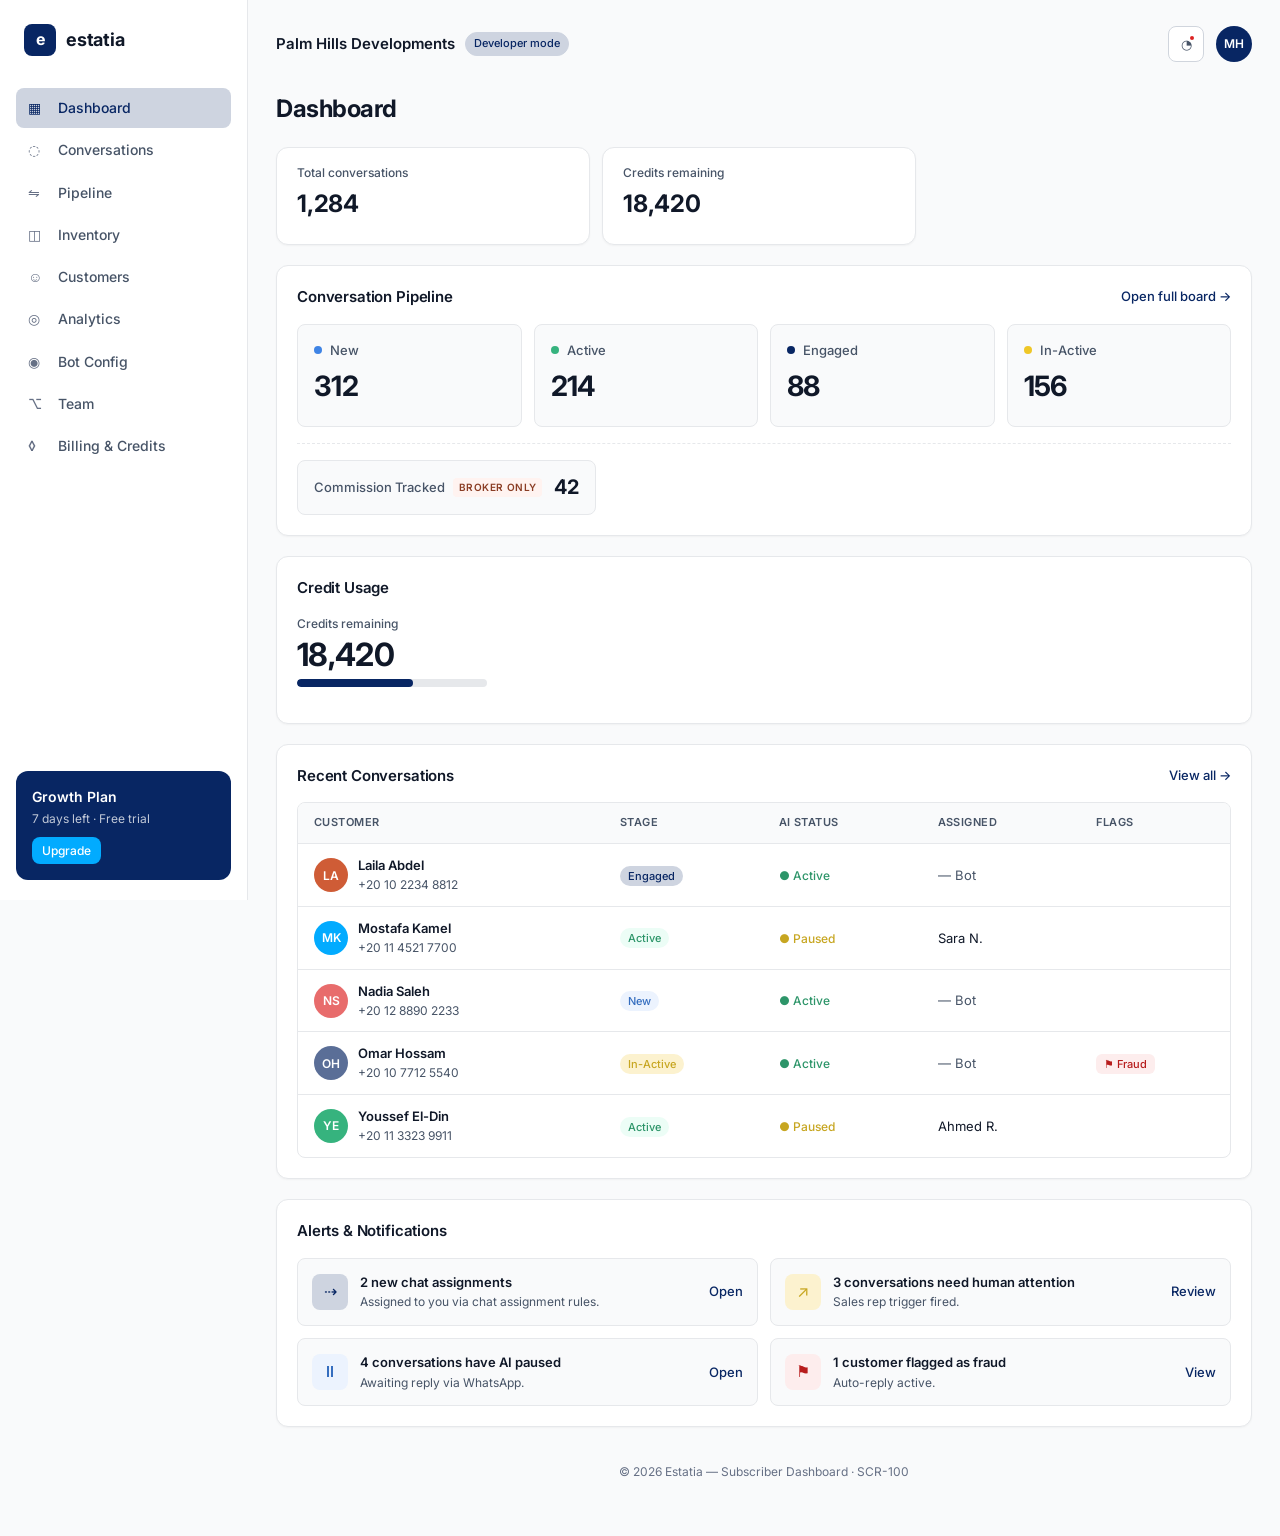
<file: docs/prototype/dashboard/index.html>
<!DOCTYPE html>
<html lang="en">
<head>
<meta charset="UTF-8" />
<meta name="viewport" content="width=device-width, initial-scale=1.0" />
<title>Estatia — Dashboard</title>
<link rel="stylesheet" href="styles.css" />
<link rel="preconnect" href="https://fonts.googleapis.com">
<link rel="preconnect" href="https://fonts.gstatic.com" crossorigin>
<link href="https://fonts.googleapis.com/css2?family=Inter:wght@400;500;600;700&display=swap" rel="stylesheet">
</head>
<body>

<div class="app">

  <!-- Sidebar -->
  <aside class="sidebar">
    <div class="brand">
      <div class="brand-mark">e</div>
      <div class="brand-name">estatia</div>
    </div>
    <nav class="nav">
      <a class="nav-item active" href="../dashboard/"><span class="ico">▦</span> Dashboard</a>
      <a class="nav-item" href="../conversations/"><span class="ico">◌</span> Conversations</a>
      <a class="nav-item"><span class="ico">⇋</span> Pipeline</a>
      <a class="nav-item"><span class="ico">◫</span> Inventory</a>
      <a class="nav-item" href="../customers/"><span class="ico">☺</span> Customers</a>
      <a class="nav-item" href="../analytics/"><span class="ico">◎</span> Analytics</a>
      <a class="nav-item"><span class="ico">◉</span> Bot Config</a>
      <a class="nav-item"><span class="ico">⌥</span> Team</a>
      <a class="nav-item"><span class="ico">◊</span> Billing &amp; Credits</a>
    </nav>
    <div class="sidebar-footer">
      <div class="plan-card">
        <div class="plan-title">Growth Plan</div>
        <div class="plan-sub">7 days left · Free trial</div>
        <button class="btn btn-primary btn-sm">Upgrade</button>
      </div>
    </div>
  </aside>

  <!-- Main -->
  <main class="main">

    <!-- Top Bar -->
    <header class="topbar">
      <div class="topbar-left">
        <div class="account">
          <div class="account-name">Palm Hills Developments</div>
          <span class="chip chip-mode">Developer mode</span>
        </div>
      </div>
      <div class="topbar-right">
        <button class="icon-btn" aria-label="Notifications">
          <span class="bell">◔</span><span class="dot"></span>
        </button>
        <div class="avatar">MH</div>
      </div>
    </header>

    <!-- Page Header -->
    <section class="page-header">
      <div>
        <h1>Dashboard</h1>
      </div>
    </section>

    <!-- 1. Summary Metrics -->
    <section class="kpis kpis-2">
      <div class="kpi-card">
        <div class="kpi-label">Total conversations</div>
        <div class="kpi-value">1,284</div>
      </div>
      <div class="kpi-card">
        <div class="kpi-label">Credits remaining</div>
        <div class="kpi-value">18,420</div>
      </div>
    </section>

    <!-- 2. Conversation Pipeline -->
    <section class="card pipeline">
      <div class="card-head">
        <h2>Conversation Pipeline</h2>
        <a class="link">Open full board →</a>
      </div>
      <div class="pipeline-stages">
        <div class="stage stage-new">
          <div class="stage-top"><span class="stage-dot"></span><span class="stage-name">New</span></div>
          <div class="stage-count">312</div>
        </div>
        <div class="stage stage-active">
          <div class="stage-top"><span class="stage-dot"></span><span class="stage-name">Active</span></div>
          <div class="stage-count">214</div>
        </div>
        <div class="stage stage-engaged">
          <div class="stage-top"><span class="stage-dot"></span><span class="stage-name">Engaged</span></div>
          <div class="stage-count">88</div>
        </div>
        <div class="stage stage-inactive">
          <div class="stage-top"><span class="stage-dot"></span><span class="stage-name">In-Active</span></div>
          <div class="stage-count">156</div>
        </div>
      </div>
      <div class="commission-row">
        <div class="commission-card">
          <div class="commission-label">Commission Tracked <span class="mode-tag">Broker only</span></div>
          <div class="commission-count">42</div>
        </div>
      </div>
    </section>

    <!-- 3. Credit Usage -->
    <section class="card credit">
      <div class="card-head">
        <h2>Credit Usage</h2>
      </div>
      <div class="credit-body credit-body-simple">
        <div class="credit-main">
          <div class="kpi-label">Credits remaining</div>
          <div class="credit-num">18,420</div>
          <div class="progress">
            <div class="progress-fill" style="width:61%"></div>
          </div>
        </div>
      </div>
    </section>

    <!-- 4. Recent Conversations -->
    <section class="card recent">
      <div class="card-head">
        <h2>Recent Conversations</h2>
        <a class="link">View all →</a>
      </div>
      <div class="table">
        <div class="th">
          <div>Customer</div>
          <div>Stage</div>
          <div>AI Status</div>
          <div>Assigned</div>
          <div>Flags</div>
        </div>
        <div class="tr">
          <div class="cust"><div class="ava ava-1">LA</div><div><b>Laila Abdel</b><span class="muted">+20 10 2234 8812</span></div></div>
          <div><span class="stage-badge badge-engaged">Engaged</span></div>
          <div><span class="ai ai-active">● Active</span></div>
          <div class="muted">— Bot</div>
          <div></div>
        </div>
        <div class="tr">
          <div class="cust"><div class="ava ava-2">MK</div><div><b>Mostafa Kamel</b><span class="muted">+20 11 4521 7700</span></div></div>
          <div><span class="stage-badge badge-active">Active</span></div>
          <div><span class="ai ai-paused">● Paused</span></div>
          <div>Sara N.</div>
          <div></div>
        </div>
        <div class="tr">
          <div class="cust"><div class="ava ava-3">NS</div><div><b>Nadia Saleh</b><span class="muted">+20 12 8890 2233</span></div></div>
          <div><span class="stage-badge badge-new">New</span></div>
          <div><span class="ai ai-active">● Active</span></div>
          <div class="muted">— Bot</div>
          <div></div>
        </div>
        <div class="tr">
          <div class="cust"><div class="ava ava-4">OH</div><div><b>Omar Hossam</b><span class="muted">+20 10 7712 5540</span></div></div>
          <div><span class="stage-badge badge-inactive">In-Active</span></div>
          <div><span class="ai ai-active">● Active</span></div>
          <div class="muted">— Bot</div>
          <div><span class="flag">⚑ Fraud</span></div>
        </div>
        <div class="tr">
          <div class="cust"><div class="ava ava-5">YE</div><div><b>Youssef El-Din</b><span class="muted">+20 11 3323 9911</span></div></div>
          <div><span class="stage-badge badge-active">Active</span></div>
          <div><span class="ai ai-paused">● Paused</span></div>
          <div>Ahmed R.</div>
          <div></div>
        </div>
      </div>
    </section>

    <!-- 5. Alerts / Notifications -->
    <section class="card alerts">
      <div class="card-head">
        <h2>Alerts &amp; Notifications</h2>
      </div>
      <div class="alert-grid">
        <div class="alert">
          <div class="alert-ico alert-blue">⇢</div>
          <div class="alert-body">
            <div class="alert-title">2 new chat assignments</div>
            <div class="alert-sub">Assigned to you via chat assignment rules.</div>
          </div>
          <a class="link">Open</a>
        </div>
        <div class="alert">
          <div class="alert-ico alert-amber">↗</div>
          <div class="alert-body">
            <div class="alert-title">3 conversations need human attention</div>
            <div class="alert-sub">Sales rep trigger fired.</div>
          </div>
          <a class="link">Review</a>
        </div>
        <div class="alert">
          <div class="alert-ico alert-progress">⏸</div>
          <div class="alert-body">
            <div class="alert-title">4 conversations have AI paused</div>
            <div class="alert-sub">Awaiting reply via WhatsApp.</div>
          </div>
          <a class="link">Open</a>
        </div>
        <div class="alert">
          <div class="alert-ico alert-red">⚑</div>
          <div class="alert-body">
            <div class="alert-title">1 customer flagged as fraud</div>
            <div class="alert-sub">Auto-reply active.</div>
          </div>
          <a class="link">View</a>
        </div>
      </div>
    </section>

    <footer class="foot">© 2026 Estatia — Subscriber Dashboard · SCR-100</footer>

  </main>
</div>

</body>
</html>
</file>
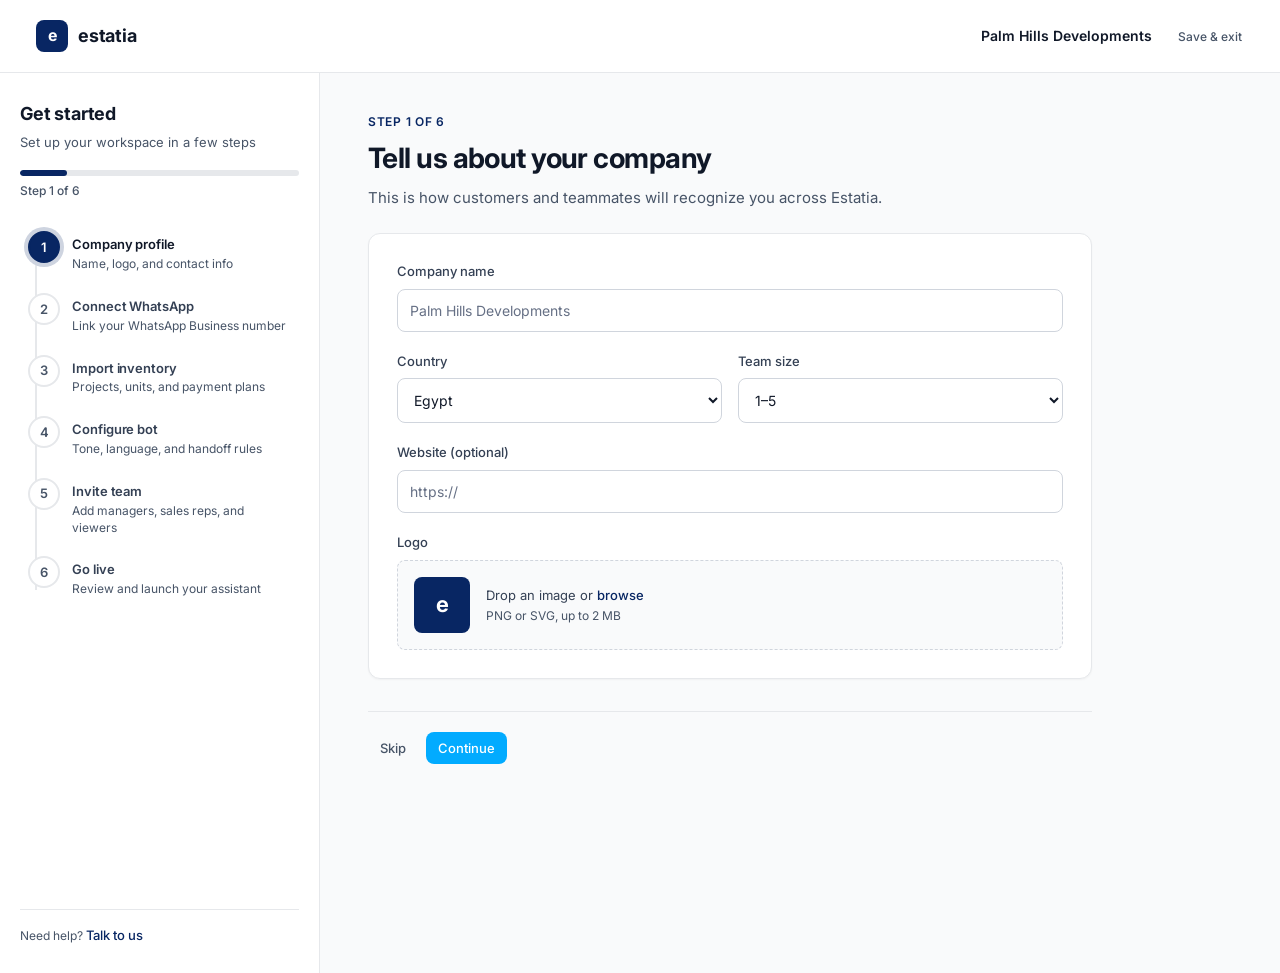
<file: docs/prototype/onboarding/index.html>
<!DOCTYPE html>
<html lang="en">
<head>
  <meta charset="UTF-8" />
  <meta name="viewport" content="width=device-width, initial-scale=1.0" />
  <title>Estatia — Onboarding</title>
  <link rel="stylesheet" href="styles.css" />
  <link rel="preconnect" href="https://fonts.googleapis.com" />
  <link rel="preconnect" href="https://fonts.gstatic.com" crossorigin />
  <link href="https://fonts.googleapis.com/css2?family=Inter:wght@400;500;600;700&display=swap" rel="stylesheet" />
</head>
<body>

<div class="onboarding">

  <!-- Top Bar -->
  <header class="ob-topbar">
    <div class="brand">
      <div class="brand-mark">e</div>
      <div class="brand-name">estatia</div>
    </div>
    <div class="ob-topbar-actions">
      <span class="ob-account">Palm Hills Developments</span>
      <button class="btn btn-ghost btn-sm">Save &amp; exit</button>
    </div>
  </header>

  <div class="ob-body">

    <!-- Stepper (sidebar) -->
    <aside class="stepper" aria-label="Onboarding progress">
      <div class="stepper-header">
        <div class="stepper-title">Get started</div>
        <div class="stepper-sub">Set up your workspace in a few steps</div>
        <div class="stepper-progress">
          <div class="stepper-progress-bar" style="width: 16%"></div>
        </div>
        <div class="stepper-progress-label">Step 1 of 6</div>
      </div>

      <ol class="steps">
        <li class="step is-active" data-step="1">
          <span class="step-marker">1</span>
          <div class="step-text">
            <div class="step-title">Company profile</div>
            <div class="step-desc">Name, logo, and contact info</div>
          </div>
        </li>
        <li class="step" data-step="2">
          <span class="step-marker">2</span>
          <div class="step-text">
            <div class="step-title">Connect WhatsApp</div>
            <div class="step-desc">Link your WhatsApp Business number</div>
          </div>
        </li>
        <li class="step" data-step="3">
          <span class="step-marker">3</span>
          <div class="step-text">
            <div class="step-title">Import inventory</div>
            <div class="step-desc">Projects, units, and payment plans</div>
          </div>
        </li>
        <li class="step" data-step="4">
          <span class="step-marker">4</span>
          <div class="step-text">
            <div class="step-title">Configure bot</div>
            <div class="step-desc">Tone, language, and handoff rules</div>
          </div>
        </li>
        <li class="step" data-step="5">
          <span class="step-marker">5</span>
          <div class="step-text">
            <div class="step-title">Invite team</div>
            <div class="step-desc">Add managers, sales reps, and viewers</div>
          </div>
        </li>
        <li class="step" data-step="6">
          <span class="step-marker">6</span>
          <div class="step-text">
            <div class="step-title">Go live</div>
            <div class="step-desc">Review and launch your assistant</div>
          </div>
        </li>
      </ol>

      <div class="stepper-help">
        Need help? <a href="#" class="link">Talk to us</a>
      </div>
    </aside>

    <!-- Step content -->
    <main class="ob-main">

      <!-- STEP 1 — Company profile -->
      <section class="ob-step is-active" data-step="1" aria-labelledby="step-1-title">
        <header class="ob-step-header">
          <div class="ob-step-eyebrow">Step 1 of 6</div>
          <h1 id="step-1-title" class="ob-step-title">Tell us about your company</h1>
          <p class="ob-step-lede">This is how customers and teammates will recognize you across Estatia.</p>
        </header>

        <div class="ob-card">
          <form class="ob-form">
            <div class="field">
              <label for="company-name">Company name</label>
              <input id="company-name" type="text" placeholder="Palm Hills Developments" />
            </div>

            <div class="field-row">
              <div class="field">
                <label for="company-country">Country</label>
                <select id="company-country">
                  <option>Egypt</option>
                  <option>Saudi Arabia</option>
                  <option>United Arab Emirates</option>
                </select>
              </div>
              <div class="field">
                <label for="company-size">Team size</label>
                <select id="company-size">
                  <option>1–5</option>
                  <option>6–20</option>
                  <option>21–100</option>
                  <option>100+</option>
                </select>
              </div>
            </div>

            <div class="field">
              <label for="company-website">Website (optional)</label>
              <input id="company-website" type="url" placeholder="https://" />
            </div>

            <div class="field">
              <label>Logo</label>
              <div class="upload">
                <div class="upload-preview" aria-hidden="true">e</div>
                <div class="upload-text">
                  <div>Drop an image or <a href="#" class="link">browse</a></div>
                  <div class="muted">PNG or SVG, up to 2 MB</div>
                </div>
              </div>
            </div>
          </form>
        </div>
      </section>

      <!-- STEP 2 — Connect WhatsApp -->
      <section class="ob-step" data-step="2" aria-labelledby="step-2-title" hidden>
        <header class="ob-step-header">
          <div class="ob-step-eyebrow">Step 2 of 6</div>
          <h1 id="step-2-title" class="ob-step-title">Connect your WhatsApp Business number</h1>
          <p class="ob-step-lede">Estatia sends and receives messages through the WhatsApp Cloud API.</p>
        </header>

        <div class="status-strip is-disconnected">
          <span class="status-dot" aria-hidden="true"></span>
          <div class="status-text">
            <div class="status-title">Not connected</div>
            <div class="status-sub muted">Link a WhatsApp Business account to start receiving messages.</div>
          </div>
          <a href="#" class="link">Help center</a>
        </div>

        <div class="ob-card">
          <div class="ob-intro">
            <div class="ob-intro-icon" aria-hidden="true">◎</div>
            <div>
              <div class="ob-intro-title">Sign in with Meta</div>
              <div class="ob-intro-sub">We'll request the WhatsApp Business and Messaging permissions.</div>
            </div>
            <button class="btn btn-primary">Connect with Meta</button>
          </div>

          <details class="ob-details">
            <summary>What you'll need</summary>
            <ul class="requirement-list">
              <li>
                <span class="req-icon" aria-hidden="true">◷</span>
                <div>
                  <div class="req-title">A Meta Business account</div>
                  <div class="req-sub muted">Admin access to the Business Manager that owns the number.</div>
                </div>
              </li>
              <li>
                <span class="req-icon" aria-hidden="true">☎</span>
                <div>
                  <div class="req-title">A phone number you own</div>
                  <div class="req-sub muted">Not currently used on personal WhatsApp. Can receive SMS or calls for verification.</div>
                </div>
              </li>
              <li>
                <span class="req-icon" aria-hidden="true">✎</span>
                <div>
                  <div class="req-title">A display name</div>
                  <div class="req-sub muted">The name customers will see. Must match your brand.</div>
                </div>
              </li>
            </ul>
          </details>

          <div class="divider"><span>or enter manually</span></div>

          <form class="ob-form">
            <div class="field-row">
              <div class="field">
                <label for="wa-phone">Phone number</label>
                <input id="wa-phone" type="tel" placeholder="+20 10 0000 0000" />
              </div>
              <div class="field">
                <label for="wa-display">Display name</label>
                <input id="wa-display" type="text" placeholder="Palm Hills Sales" />
              </div>
            </div>
            <div class="field">
              <label for="wa-business-id">Business Account ID</label>
              <input id="wa-business-id" type="text" placeholder="123456789012345" />
            </div>
            <div class="field">
              <label for="wa-token">Access token</label>
              <input id="wa-token" type="password" placeholder="EAAG..." />
              <div class="field-hint muted">Create a permanent token in Meta Business Manager → System Users.</div>
            </div>

            <button type="button" class="btn btn-secondary btn-self-start">Test connection</button>
          </form>
        </div>
      </section>

      <!-- STEP 3 — Import inventory -->
      <section class="ob-step" data-step="3" aria-labelledby="step-3-title" hidden>
        <header class="ob-step-header">
          <div class="ob-step-eyebrow">Step 3 of 6</div>
          <h1 id="step-3-title" class="ob-step-title">Import your inventory</h1>
          <p class="ob-step-lede">Projects, units, prices, and payment plans. You can refine details later.</p>
        </header>

        <!-- CSV shortcut -->
        <div class="csv-strip">
          <div class="csv-icon" aria-hidden="true">⇪</div>
          <div class="csv-text">
            <div class="csv-title">Have a spreadsheet?</div>
            <div class="csv-sub muted">Upload a CSV to bulk import — <a href="#" class="link">download template</a>.</div>
          </div>
          <button class="btn btn-secondary">Upload CSV</button>
        </div>

        <!-- Manual add form -->
        <div class="ob-card">
          <div class="card-section-head">
            <h2 class="card-section-title">Add a unit</h2>
            <p class="card-section-sub muted">Core details — you can add media and full payment plans later from Inventory.</p>
          </div>

          <form class="ob-form unit-form">
            <div class="field-row">
              <div class="field">
                <label for="unit-project">Project</label>
                <input id="unit-project" type="text" placeholder="Palm Hills West" />
              </div>
              <div class="field">
                <label for="unit-type">Unit type</label>
                <select id="unit-type">
                  <option>Apartment</option>
                  <option>Villa</option>
                  <option>Townhouse</option>
                  <option>Duplex</option>
                  <option>Studio</option>
                </select>
              </div>
            </div>

            <div class="field-row field-row-3">
              <div class="field">
                <label for="unit-beds">Bedrooms</label>
                <select id="unit-beds">
                  <option>Studio</option>
                  <option>1</option>
                  <option>2</option>
                  <option>3</option>
                  <option>4</option>
                  <option>5+</option>
                </select>
              </div>
              <div class="field">
                <label for="unit-area">Area (m²)</label>
                <input id="unit-area" type="number" placeholder="180" />
              </div>
              <div class="field">
                <label for="unit-delivery">Delivery</label>
                <input id="unit-delivery" type="month" />
              </div>
            </div>

            <div class="field-row">
              <div class="field">
                <label for="unit-price">Price (EGP)</label>
                <input id="unit-price" type="number" placeholder="8,500,000" />
              </div>
              <div class="field">
                <label for="unit-plan">Payment plan</label>
                <select id="unit-plan">
                  <option>Cash</option>
                  <option>10% down · 7 years</option>
                  <option>20% down · 5 years</option>
                  <option>Custom…</option>
                </select>
              </div>
            </div>

            <div class="unit-form-actions">
              <button type="button" class="btn btn-ghost">Clear</button>
              <button type="button" class="btn btn-primary">Add unit</button>
            </div>
          </form>
        </div>

        <!-- Inventory list -->
        <div class="ob-card">
          <div class="card-section-head card-section-head-row">
            <div>
              <h2 class="card-section-title">Your inventory</h2>
              <p class="card-section-sub muted"><span id="inv-count">3</span> units added</p>
            </div>
            <div class="inv-filters">
              <input type="search" class="inv-search" placeholder="Search units…" />
            </div>
          </div>

          <div class="inv-table">
            <div class="inv-th">
              <div>Project</div>
              <div>Type</div>
              <div>Beds</div>
              <div>Area</div>
              <div>Price</div>
              <div>Delivery</div>
              <div class="inv-actions-col">Actions</div>
            </div>

            <div class="inv-tr">
              <div class="inv-project">Palm Hills West</div>
              <div>Apartment</div>
              <div>3</div>
              <div>180 m²</div>
              <div class="inv-price">EGP 8.5M</div>
              <div>Q4 2027</div>
              <div class="inv-actions">
                <button class="btn btn-ghost btn-sm">Edit</button>
                <button class="btn btn-ghost btn-sm btn-danger">Remove</button>
              </div>
            </div>

            <div class="inv-tr">
              <div class="inv-project">Palm Hills West</div>
              <div>Villa</div>
              <div>4</div>
              <div>320 m²</div>
              <div class="inv-price">EGP 22.0M</div>
              <div>Q2 2028</div>
              <div class="inv-actions">
                <button class="btn btn-ghost btn-sm">Edit</button>
                <button class="btn btn-ghost btn-sm btn-danger">Remove</button>
              </div>
            </div>

            <div class="inv-tr">
              <div class="inv-project">Badya</div>
              <div>Townhouse</div>
              <div>3</div>
              <div>240 m²</div>
              <div class="inv-price">EGP 14.2M</div>
              <div>Q1 2027</div>
              <div class="inv-actions">
                <button class="btn btn-ghost btn-sm">Edit</button>
                <button class="btn btn-ghost btn-sm btn-danger">Remove</button>
              </div>
            </div>
          </div>
        </div>
      </section>

      <!-- STEP 4 — Configure bot -->
      <section class="ob-step" data-step="4" aria-labelledby="step-4-title" hidden>
        <header class="ob-step-header">
          <div class="ob-step-eyebrow">Step 4 of 6</div>
          <h1 id="step-4-title" class="ob-step-title">Configure your AI assistant</h1>
          <p class="ob-step-lede">Set the voice and language. You can fine-tune handoff rules later.</p>
        </header>

        <div class="ob-card">
          <form class="ob-form">
            <div class="field">
              <label>Primary language</label>
              <div class="chip-group">
                <label class="chip"><input type="radio" name="lang" checked /> Arabic</label>
                <label class="chip"><input type="radio" name="lang" /> English</label>
                <label class="chip"><input type="radio" name="lang" /> Bilingual</label>
              </div>
            </div>

            <div class="field">
              <label>Tone</label>
              <div class="chip-group">
                <label class="chip"><input type="radio" name="tone" /> Formal</label>
                <label class="chip"><input type="radio" name="tone" checked /> Friendly</label>
                <label class="chip"><input type="radio" name="tone" /> Concise</label>
              </div>
            </div>

            <div class="field">
              <label for="bot-name">Assistant name</label>
              <input id="bot-name" type="text" placeholder="Sara" />
            </div>

            <div class="field">
              <label>Handoff to human when</label>
              <label class="check"><input type="checkbox" checked /> Customer asks to speak to a person</label>
              <label class="check"><input type="checkbox" checked /> Lead is qualified (budget + intent)</label>
              <label class="check"><input type="checkbox" /> Conversation exceeds 10 turns</label>
            </div>
          </form>
        </div>
      </section>

      <!-- STEP 5 — Invite team -->
      <section class="ob-step" data-step="5" aria-labelledby="step-5-title" hidden>
        <header class="ob-step-header">
          <div class="ob-step-eyebrow">Step 5 of 6</div>
          <h1 id="step-5-title" class="ob-step-title">Invite your team</h1>
          <p class="ob-step-lede">Assign roles now — you can change them anytime.</p>
        </header>

        <div class="ob-card">
          <div class="invite-row">
            <input type="email" placeholder="teammate@company.com" />
            <select>
              <option>Sales Rep</option>
              <option>Manager</option>
              <option>Admin</option>
              <option>Viewer</option>
            </select>
            <button class="btn btn-secondary">Add</button>
          </div>

          <ul class="invite-list">
            <li class="invite-item">
              <div class="invite-avatar" aria-hidden="true">M</div>
              <div class="invite-info">
                <div class="invite-name">Mariam Adel</div>
                <div class="invite-email muted">mariam@palmhills.com</div>
              </div>
              <div class="invite-role">Manager</div>
              <button class="btn btn-ghost btn-sm">Remove</button>
            </li>
            <li class="invite-item">
              <div class="invite-avatar" aria-hidden="true">O</div>
              <div class="invite-info">
                <div class="invite-name">Omar Hassan</div>
                <div class="invite-email muted">omar@palmhills.com</div>
              </div>
              <div class="invite-role">Sales Rep</div>
              <button class="btn btn-ghost btn-sm">Remove</button>
            </li>
          </ul>
        </div>
      </section>

      <!-- STEP 6 — Go live -->
      <section class="ob-step" data-step="6" aria-labelledby="step-6-title" hidden>
        <header class="ob-step-header">
          <div class="ob-step-eyebrow">Step 6 of 6</div>
          <h1 id="step-6-title" class="ob-step-title">You're ready to go live</h1>
          <p class="ob-step-lede">Review your setup. You can change any of this from Settings later.</p>
        </header>

        <div class="ob-card">
          <ul class="review-list">
            <li class="review-item is-done">
              <span class="review-icon" aria-hidden="true">✓</span>
              <div>
                <div class="review-title">Company profile</div>
                <div class="review-sub muted">Palm Hills Developments · Egypt</div>
              </div>
              <a href="#" class="link">Edit</a>
            </li>
            <li class="review-item is-done">
              <span class="review-icon" aria-hidden="true">✓</span>
              <div>
                <div class="review-title">WhatsApp connected</div>
                <div class="review-sub muted">+20 10 0000 0000</div>
              </div>
              <a href="#" class="link">Edit</a>
            </li>
            <li class="review-item is-done">
              <span class="review-icon" aria-hidden="true">✓</span>
              <div>
                <div class="review-title">Inventory</div>
                <div class="review-sub muted">2 projects · 48 units</div>
              </div>
              <a href="#" class="link">Edit</a>
            </li>
            <li class="review-item is-done">
              <span class="review-icon" aria-hidden="true">✓</span>
              <div>
                <div class="review-title">AI assistant</div>
                <div class="review-sub muted">Sara · Arabic · Friendly</div>
              </div>
              <a href="#" class="link">Edit</a>
            </li>
            <li class="review-item is-done">
              <span class="review-icon" aria-hidden="true">✓</span>
              <div>
                <div class="review-title">Team</div>
                <div class="review-sub muted">2 members invited</div>
              </div>
              <a href="#" class="link">Edit</a>
            </li>
          </ul>
        </div>
      </section>

      <!-- Footer nav -->
      <footer class="ob-footer">
        <button class="btn btn-ghost" data-action="back">Back</button>
        <div class="ob-footer-right">
          <button class="btn btn-ghost" data-action="skip">Skip</button>
          <button class="btn btn-primary" data-action="next">Continue</button>
        </div>
      </footer>

    </main>
  </div>
</div>

<script src="app.js"></script>
</body>
</html>
</file>
<file: styles.css>
/* ───────────────────────────────────────────────
   Estatia — Design Tokens (from Figma)
   Primitives → Semantic mapping
─────────────────────────────────────────────── */
:root {
  /* Primitives — Neutral */
  --neutral-10: #FCFCFD;
  --neutral-20: #F9FAFB;
  --neutral-30: #E6E8EB;
  --neutral-40: #D0D5DD;
  --neutral-50: #667085;
  --neutral-60: #475467;
  --neutral-70: #344054;
  --neutral-80: #182230;
  --neutral-90: #101828;
  --neutral-100: #0C111D;

  /* Primitives — Brand */
  --brand-primary-10: #CED4E0;
  --brand-primary-20: #ADB7CB;
  --brand-primary-30: #5A6E97;
  --brand-primary-40: #314A7D;
  --brand-primary-50: #082663;
  --brand-primary-60: #072053;
  --brand-primary-70: #051942;

  --brand-secondary-10: #E5F6FF;
  --brand-secondary-30: #56C7FF;
  --brand-secondary-50: #02ABFF;
  --brand-secondary-70: #0172AA;

  --brand-tertiary-10: #FFF3F0;
  --brand-tertiary-50: #CF5C36;
  --brand-tertiary-70: #8A3D24;

  /* Primitives — Utility */
  --success-10: #ECFDF6;
  --success-30: #9AD9BE;
  --success-50: #36B37E;
  --success-60: #2D9569;
  --success-70: #247754;

  --caution-10: #FFFCF0;
  --caution-20: #FCF2CF;
  --caution-50: #EFC727;
  --caution-70: #9F851A;

  --critical-10: #FDEDED;
  --critical-30: #E86C6C;
  --critical-50: #DC2222;
  --critical-70: #931717;

  --progress-10: #ECF3FE;
  --progress-30: #9FC1F2;
  --progress-50: #3F84E5;
  --progress-70: #2A5899;

  /* Semantic — Text */
  --text-default: var(--neutral-90);
  --text-light: var(--neutral-70);
  --text-lighter: var(--neutral-60);
  --text-lightest: var(--neutral-50);
  --text-inverse: #FFFFFF;
  --text-brand-primary: var(--brand-primary-50);
  --text-critical: #B71C1C;
  --text-success: var(--success-60);
  --text-caution: #C7A621;
  --text-progress: #356EBF;

  /* Semantic — Background */
  --bg-default: #FFFFFF;
  --bg-light: #F9FAFB;
  --bg-lighter: #E6E8EB;
  --bg-brand-primary: var(--brand-primary-50);
  --bg-brand-primary-lighter: var(--brand-primary-10);
  --bg-brand-secondary-lighter: var(--brand-secondary-10);
  --bg-brand-tertiary-lighter: var(--brand-tertiary-10);
  --bg-critical-light: var(--critical-10);
  --bg-caution-light: var(--caution-20);
  --bg-success-light: var(--success-10);
  --bg-progress-light: var(--progress-10);

  /* Semantic — Border */
  --border-default: var(--neutral-40);
  --border-alt: var(--neutral-30);
  --border-brand-primary: var(--brand-primary-50);
  --border-success: var(--success-50);
  --border-caution: var(--caution-50);
  --border-critical: var(--critical-50);
  --border-progress: var(--progress-50);

  /* Semantic — Foreground (icons/accents) */
  --fg-default: var(--neutral-90);
  --fg-alt: var(--neutral-60);
  --fg-brand-primary: var(--brand-primary-50);
  --fg-brand-secondary: var(--brand-secondary-50);
  --fg-brand-tertiary: var(--brand-tertiary-50);
  --fg-success: var(--success-50);
  --fg-caution: var(--caution-50);
  --fg-critical: var(--critical-50);
  --fg-progress: var(--progress-50);

  /* Spacing scale */
  --sp-1: 4px;
  --sp-1-5: 6px;
  --sp-2: 8px;
  --sp-2-5: 10px;
  --sp-3: 12px;
  --sp-4: 16px;
  --sp-5: 20px;
  --sp-6: 24px;
  --sp-7: 28px;
  --sp-8: 32px;
  --sp-9: 40px;
  --sp-10: 48px;
  --sp-14: 64px;

  /* Radius, shadows, typography */
  --radius-sm: 8px;
  --radius: 12px;
  --radius-lg: 16px;
  --shadow-sm: 0 1px 2px rgba(12, 17, 29, .04);
  --shadow: 0 4px 12px rgba(12, 17, 29, .06);
  --font: "Inter", -apple-system, BlinkMacSystemFont, "Segoe UI", sans-serif;
}

/* ─────────── Base ─────────── */
* { box-sizing: border-box; margin: 0; padding: 0; }
html, body {
  font-family: var(--font);
  background: var(--bg-light);
  color: var(--text-default);
  font-size: 14px;
  line-height: 1.45;
  -webkit-font-smoothing: antialiased;
}
a { color: inherit; text-decoration: none; cursor: pointer; }
button { font-family: inherit; cursor: pointer; border: none; background: none; color: inherit; }

/* ─────────── App shell ─────────── */
.app { display: grid; grid-template-columns: 248px 1fr; min-height: 100vh; }

/* ─────────── Sidebar ─────────── */
.sidebar {
  background: var(--bg-default);
  border-right: 1px solid var(--border-alt);
  padding: var(--sp-5) var(--sp-4);
  display: flex; flex-direction: column; gap: var(--sp-5);
  position: sticky; top: 0; height: 100vh;
}
.brand { display: flex; align-items: center; gap: var(--sp-2-5); padding: var(--sp-1) var(--sp-2); }
.brand-mark {
  width: 32px; height: 32px; border-radius: var(--radius-sm);
  background: var(--brand-primary-50);
  color: var(--text-inverse); font-weight: 700; font-size: 16px;
  display: grid; place-items: center;
}
.brand-name { font-weight: 700; font-size: 18px; color: var(--text-default); letter-spacing: -.01em; }

.nav { display: flex; flex-direction: column; gap: 2px; margin-top: var(--sp-2); }
.nav-item {
  display: flex; align-items: center; gap: var(--sp-3);
  padding: var(--sp-2-5) var(--sp-3); border-radius: var(--radius-sm);
  color: var(--text-lighter); font-weight: 500;
  transition: background .15s, color .15s;
}
.nav-item .ico { width: 18px; display: inline-block; color: var(--text-lightest); }
.nav-item:hover { background: var(--bg-light); color: var(--text-default); }
.nav-item.active {
  background: var(--bg-brand-primary-lighter);
  color: var(--brand-primary-50);
}
.nav-item.active .ico { color: var(--brand-primary-50); }

.sidebar-footer { margin-top: auto; }
.plan-card {
  background: var(--brand-primary-50);
  color: var(--text-inverse); padding: var(--sp-4); border-radius: var(--radius);
}
.plan-title { font-weight: 600; }
.plan-sub { font-size: 12px; opacity: .75; margin: 2px 0 var(--sp-2-5); }

.btn { padding: var(--sp-2) var(--sp-3); border-radius: var(--radius-sm); font-weight: 500; font-size: 13px; }
.btn-sm { padding: var(--sp-1-5) var(--sp-2-5); font-size: 12px; }
.btn-primary { background: var(--brand-secondary-50); color: var(--text-inverse); }
.btn-primary:hover { background: var(--brand-secondary-70); }

/* ─────────── Main ─────────── */
.main { padding: var(--sp-5) var(--sp-7) var(--sp-9); display: flex; flex-direction: column; gap: var(--sp-5); }

/* A. Top Bar */
.topbar { display: flex; justify-content: space-between; align-items: center; padding: var(--sp-1-5) 0 var(--sp-2-5); }
.account { display: flex; align-items: center; gap: var(--sp-2-5); }
.account-name { font-weight: 600; font-size: 15px; color: var(--text-default); }
.chip {
  font-size: 11px; padding: 3px var(--sp-2); border-radius: 999px;
  background: var(--bg-light); color: var(--text-lighter); font-weight: 500;
  border: 1px solid var(--border-alt);
}
.chip-mode { background: var(--bg-brand-primary-lighter); color: var(--brand-primary-50); border-color: var(--brand-primary-10); }
.chip-role { background: var(--neutral-20); color: var(--text-light); }

.topbar-right { display: flex; align-items: center; gap: var(--sp-3); }
.search input {
  width: 300px; padding: var(--sp-2) var(--sp-3); border-radius: var(--radius-sm);
  border: 1px solid var(--border-default); background: var(--bg-default);
  font-size: 13px; font-family: inherit; color: var(--text-default);
}
.search input:focus {
  outline: 2px solid var(--brand-primary-10);
  border-color: var(--brand-primary-50);
}
.icon-btn {
  position: relative; width: 36px; height: 36px; border-radius: var(--radius-sm);
  background: var(--bg-default); border: 1px solid var(--border-default);
  display: grid; place-items: center; color: var(--text-lighter);
}
.icon-btn .dot {
  position: absolute; top: 7px; right: 7px; width: 8px; height: 8px;
  background: var(--critical-50); border-radius: 50%;
  border: 2px solid var(--bg-default);
}
.avatar {
  width: 36px; height: 36px; border-radius: 50%;
  background: var(--brand-primary-50);
  color: var(--text-inverse); font-weight: 600; font-size: 12px;
  display: grid; place-items: center;
}

/* B. Page header */
.page-header { display: flex; justify-content: space-between; align-items: flex-end; }
.page-header h1 { font-size: 24px; font-weight: 700; letter-spacing: -.02em; color: var(--text-default); }
.subtitle { color: var(--text-lighter); margin-top: var(--sp-1); }
.range {
  display: inline-flex; gap: var(--sp-1-5); padding: var(--sp-1);
  background: var(--bg-default); border: 1px solid var(--border-default);
  border-radius: var(--radius-sm);
}
.range-btn {
  padding: var(--sp-1-5) var(--sp-3); font-size: 13px; font-weight: 500;
  color: var(--text-lighter); border-radius: 6px;
}
.range-btn.active { background: var(--brand-primary-50); color: var(--text-inverse); }
.range-date {
  background: transparent; color: var(--text-default);
  border-left: 1px solid var(--border-default);
  margin-left: var(--sp-1-5); padding-left: var(--sp-3);
}

/* Shared card */
.card {
  background: var(--bg-default); border-radius: var(--radius);
  border: 1px solid var(--border-alt); padding: var(--sp-5);
  box-shadow: var(--shadow-sm);
}
.card-head { display: flex; justify-content: space-between; align-items: center; margin-bottom: var(--sp-4); }
.card-head h2 { font-size: 15px; font-weight: 600; letter-spacing: -.01em; color: var(--text-default); }
.link { color: var(--brand-primary-50); font-size: 13px; font-weight: 500; }
.link:hover { text-decoration: underline; }
.pill {
  font-size: 11px; padding: var(--sp-1) var(--sp-2-5); border-radius: 999px;
  background: var(--bg-light); color: var(--text-lighter);
}
.pill-amber { background: var(--bg-caution-light); color: var(--caution-70); }

/* C. KPI Summary */
.kpis { display: grid; grid-template-columns: repeat(5, 1fr); gap: var(--sp-3); }
.kpis-2 { grid-template-columns: repeat(2, 1fr); max-width: 640px; }
.kpi-card {
  background: var(--bg-default); border: 1px solid var(--border-alt);
  border-radius: var(--radius); padding: var(--sp-4) var(--sp-5);
  box-shadow: var(--shadow-sm);
}
.kpi-label { font-size: 12px; color: var(--text-lighter); font-weight: 500; }
.kpi-value { font-size: 24px; font-weight: 700; margin: var(--sp-1-5) 0; letter-spacing: -.01em; color: var(--text-default); }
.kpi-delta { font-size: 12px; font-weight: 500; }
.kpi-delta.up { color: var(--text-success); }
.kpi-delta.down { color: var(--text-critical); }
.kpi-delta.good { color: var(--text-success); }
.kpi-bar {
  display: flex; height: 6px; border-radius: 999px; overflow: hidden;
  background: var(--border-alt); margin-top: var(--sp-2-5);
}
.bar-new { background: var(--brand-primary-50); }
.bar-ret { background: var(--neutral-50); }

/* D. Pipeline */
.pipeline-stages {
  display: grid;
  grid-template-columns: repeat(4, 1fr);
  align-items: stretch; gap: var(--sp-3);
}
.credit-body-simple { display: block; max-width: 480px; }
.stage {
  padding: var(--sp-4); border-radius: var(--radius-sm);
  background: var(--bg-light); border: 1px solid var(--border-alt);
}
.stage-top { display: flex; align-items: center; gap: var(--sp-2); }
.stage-dot { width: 8px; height: 8px; border-radius: 50%; background: var(--neutral-50); }
.stage-new .stage-dot { background: var(--progress-50); }
.stage-active .stage-dot { background: var(--success-50); }
.stage-engaged .stage-dot { background: var(--brand-primary-50); }
.stage-inactive .stage-dot { background: var(--caution-50); }
.stage-name { font-size: 13px; color: var(--text-lighter); font-weight: 500; }
.stage-count { font-size: 28px; font-weight: 700; margin: var(--sp-1-5) 0 var(--sp-1); letter-spacing: -.02em; color: var(--text-default); }
.stage-meta { font-size: 12px; color: var(--text-lighter); }
.stage-meta b { color: var(--text-default); font-weight: 600; }
.stage-arrow { color: var(--text-lightest); font-size: 18px; }

/* E + F. Two column */
.two-col { display: grid; grid-template-columns: 2fr 1fr; gap: var(--sp-5); }

.credit-body { display: grid; grid-template-columns: 1fr 240px; gap: var(--sp-6); align-items: center; }
.credit-num { font-size: 32px; font-weight: 700; letter-spacing: -.02em; color: var(--text-default); }
.credit-sub { color: var(--text-lighter); font-size: 13px; margin-bottom: var(--sp-4); }
.progress {
  height: 8px; background: var(--border-alt); border-radius: 999px; overflow: hidden;
  margin-bottom: var(--sp-4);
}
.progress-fill {
  height: 100%; background: var(--brand-primary-50);
  border-radius: 999px;
}
.credit-row {
  display: flex; justify-content: space-between; align-items: center;
  padding: var(--sp-2) 0; font-size: 13px; color: var(--text-lighter);
  border-top: 1px solid var(--border-alt);
}
.credit-row:last-child { border-bottom: 1px solid var(--border-alt); }
.credit-row b { color: var(--text-default); font-weight: 600; }
.dot-emerald, .dot-red {
  display: inline-block; width: 8px; height: 8px; border-radius: 50%; margin-right: var(--sp-2);
}
.dot-emerald { background: var(--success-50); }
.dot-red { background: var(--critical-50); }
.sparkline { width: 100%; height: 120px; }

.mini-stats { display: flex; flex-direction: column; gap: var(--sp-2-5); }
.mini {
  display: flex; justify-content: space-between; align-items: baseline;
  padding: var(--sp-3) var(--sp-4);
  background: var(--bg-light); border-radius: var(--radius-sm);
}
.mini-label { font-size: 12px; color: var(--text-lighter); }
.mini-value { font-size: 20px; font-weight: 700; letter-spacing: -.01em; color: var(--text-default); }

/* G. Trend */
.legend { display: flex; gap: var(--sp-4); font-size: 12px; color: var(--text-lighter); }
.legend span { display: flex; align-items: center; gap: var(--sp-1-5); }
.sw { width: 10px; height: 10px; border-radius: 3px; display: inline-block; }
.sw-emerald { background: var(--brand-primary-50); }
.sw-slate { background: var(--neutral-50); }
.chart { width: 100%; height: 220px; }
.x-axis {
  display: flex; justify-content: space-between;
  font-size: 11px; color: var(--text-lighter); margin-top: var(--sp-1); padding: 0 var(--sp-1);
}
.peak {
  display: flex; gap: var(--sp-5); margin-top: var(--sp-4); padding-top: var(--sp-4);
  border-top: 1px solid var(--border-alt);
}
.peak-item { display: flex; flex-direction: column; gap: 2px; }
.peak-k { font-size: 12px; color: var(--text-lighter); }
.peak-v { font-weight: 600; color: var(--text-default); }

/* H. Recent conversations */
.table {
  display: grid; border-radius: var(--radius-sm); overflow: hidden;
  border: 1px solid var(--border-alt);
}
.th, .tr {
  display: grid;
  grid-template-columns: 2fr 1fr 1fr 1fr .8fr;
  gap: var(--sp-3); align-items: center;
  padding: var(--sp-3) var(--sp-4);
}
.th {
  background: var(--bg-light); font-size: 11px; text-transform: uppercase;
  color: var(--text-lighter); font-weight: 600; letter-spacing: .04em;
}
.tr { border-top: 1px solid var(--border-alt); font-size: 13px; }
.tr:hover { background: var(--bg-light); }
.cust { display: flex; align-items: center; gap: var(--sp-2-5); }
.cust b { font-weight: 600; display: block; color: var(--text-default); }
.cust .muted { font-size: 12px; }
.ava {
  width: 34px; height: 34px; border-radius: 50%; flex-shrink: 0;
  display: grid; place-items: center; color: var(--text-inverse); font-size: 12px; font-weight: 600;
}
.ava-1 { background: var(--brand-tertiary-50); }
.ava-2 { background: var(--brand-secondary-50); }
.ava-3 { background: var(--critical-30); }
.ava-4 { background: var(--brand-primary-30); }
.ava-5 { background: var(--success-50); }
.muted { color: var(--text-lighter); }

.stage-badge {
  font-size: 11px; padding: 3px var(--sp-2); border-radius: 999px;
  font-weight: 500;
}
.badge-new { background: var(--bg-progress-light); color: var(--text-progress); }
.badge-active { background: var(--bg-success-light); color: var(--text-success); }
.badge-engaged { background: var(--bg-brand-primary-lighter); color: var(--brand-primary-50); }
.badge-inactive { background: var(--bg-caution-light); color: var(--text-caution); }

.ai { font-size: 12px; font-weight: 500; }
.ai-active { color: var(--text-success); }
.ai-paused { color: var(--text-caution); }

.flag {
  font-size: 11px; padding: 3px var(--sp-2); border-radius: 6px;
  background: var(--bg-critical-light); color: var(--text-critical); font-weight: 500;
}
.flag.handoff { background: var(--bg-caution-light); color: var(--text-caution); }

/* I. Alerts */
.alert-grid { display: grid; grid-template-columns: repeat(2, 1fr); gap: var(--sp-3); }
.alert {
  display: flex; align-items: center; gap: var(--sp-3);
  padding: var(--sp-3-5, 14px); background: var(--bg-light); border-radius: var(--radius-sm);
  border: 1px solid var(--border-alt);
}
.alert-ico {
  width: 36px; height: 36px; border-radius: var(--radius-sm); flex-shrink: 0;
  display: grid; place-items: center; font-size: 16px;
}
.alert-amber { background: var(--bg-caution-light); color: var(--text-caution); }
.alert-blue { background: var(--bg-brand-primary-lighter); color: var(--brand-primary-50); }
.alert-progress { background: var(--bg-progress-light); color: var(--text-progress); }
.alert-red { background: var(--bg-critical-light); color: var(--text-critical); }
.alert-emerald { background: var(--bg-success-light); color: var(--text-success); }

/* Commission Tracked (broker only) */
.commission-row { margin-top: var(--sp-4); padding-top: var(--sp-4); border-top: 1px dashed var(--border-alt); }
.commission-card {
  display: inline-flex; align-items: center; gap: var(--sp-3);
  padding: var(--sp-3) var(--sp-4); background: var(--bg-light);
  border: 1px solid var(--border-alt); border-radius: var(--radius-sm);
}
.commission-label { font-size: 13px; color: var(--text-lighter); font-weight: 500; display: flex; align-items: center; gap: var(--sp-2); }
.commission-count { font-size: 20px; font-weight: 700; color: var(--text-default); letter-spacing: -.01em; }
.mode-tag {
  font-size: 10px; padding: 2px var(--sp-1-5); border-radius: 4px;
  background: var(--bg-brand-tertiary-lighter); color: var(--brand-tertiary-70);
  font-weight: 600; text-transform: uppercase; letter-spacing: .04em;
}

/* Inline range inside card header */
.range-inline { padding: 3px; }
.range-inline .range-btn { padding: var(--sp-1) var(--sp-2-5); font-size: 12px; }

/* KPI unit */
.kpi-unit { font-size: 12px; font-weight: 500; color: var(--text-lighter); }

/* Credit body restructured: remaining + trend side-by-side */
.credit-body { display: grid; grid-template-columns: 1fr 1.4fr; gap: var(--sp-6); align-items: stretch; }
.credit-trend { display: flex; flex-direction: column; gap: var(--sp-2); }
.alert-body { flex: 1; }
.alert-title { font-weight: 600; font-size: 13px; color: var(--text-default); }
.alert-sub { color: var(--text-lighter); font-size: 12px; margin-top: 2px; }

.foot {
  text-align: center; color: var(--text-lightest);
  font-size: 12px; padding: var(--sp-4) 0;
}

/* Responsive */
@media (max-width: 1200px) {
  .kpis { grid-template-columns: repeat(3, 1fr); }
  .two-col { grid-template-columns: 1fr; }
}
@media (max-width: 860px) {
  .app { grid-template-columns: 1fr; }
  .sidebar { display: none; }
  .kpis { grid-template-columns: repeat(2, 1fr); }
  .pipeline-stages { grid-template-columns: 1fr; }
  .stage-arrow { display: none; }
  .alert-grid { grid-template-columns: 1fr; }
  .th, .tr { grid-template-columns: 1.5fr 1fr 1fr; }
  .th > :nth-child(n+4), .tr > :nth-child(n+4) { display: none; }
}
</file>
<file: docs/prototype/analytics/styles.css>
/* ───────────────────────────────────────────────
   Estatia — Analytics
   Reuses tokens + base shell from the dashboard
─────────────────────────────────────────────── */
@import url("../dashboard/styles.css");

/* Page header actions */
.page-header-actions { display: flex; gap: var(--sp-2); }

/* ─────────── Mode toggle (Developer / Broker) ─────────── */
.mode-toggle {
  display: inline-flex;
  padding: 3px;
  background: var(--bg-light);
  border: 1px solid var(--border-alt);
  border-radius: 999px;
  gap: 2px;
}
.mode-btn {
  padding: 4px var(--sp-3);
  font-size: 12px;
  font-weight: 600;
  color: var(--text-lighter);
  background: transparent;
  border: 0;
  border-radius: 999px;
  cursor: pointer;
  transition: background .15s, color .15s;
  font-family: inherit;
  pointer-events: auto;
  position: relative;
  z-index: 1;
}
.mode-btn:hover { color: var(--text-default); background: var(--bg-default); }
.mode-btn.is-active[data-mode="developer"] {
  background: var(--brand-primary-50);
  color: var(--text-inverse);
}
.mode-btn.is-active[data-mode="broker"] {
  background: var(--brand-tertiary-50);
  color: var(--text-inverse);
}

/* ─────────── Section tabs ─────────── */
.section-tabs {
  display: flex;
  gap: var(--sp-1);
  border-bottom: 1px solid var(--border-alt);
  margin-top: -8px;
}
.section-tab {
  padding: var(--sp-3) var(--sp-4);
  font-size: 14px;
  font-weight: 500;
  color: var(--text-lighter);
  border-bottom: 2px solid transparent;
  margin-bottom: -1px;
  cursor: pointer;
  transition: color .15s, border-color .15s;
}
.section-tab:hover { color: var(--text-default); }
.section-tab.is-active {
  color: var(--brand-primary-50);
  border-bottom-color: var(--brand-primary-50);
  font-weight: 600;
}

/* ─────────── Filter bar ─────────── */
.filter-bar {
  display: flex;
  align-items: center;
  gap: var(--sp-4);
  padding: var(--sp-3);
  background: var(--bg-default);
  border: 1px solid var(--border-alt);
  border-radius: var(--radius-sm);
  box-shadow: var(--shadow-sm);
  flex-wrap: wrap;
  position: sticky;
  top: var(--sp-4);
  z-index: 5;
}
.filter-group {
  display: flex;
  align-items: center;
  gap: var(--sp-2);
}
.filter-range {
  padding: 3px;
  background: var(--bg-light);
  border: 1px solid var(--border-alt);
  border-radius: var(--radius-sm);
  gap: 2px;
}
.filter-range .range-btn {
  padding: var(--sp-1-5) var(--sp-3);
  font-size: 12px;
  font-weight: 500;
  color: var(--text-lighter);
  border-radius: 6px;
  background: transparent;
}
.filter-range .range-btn:hover { color: var(--text-default); }
.filter-range .range-btn.is-active {
  background: var(--brand-primary-50);
  color: var(--text-inverse);
}
.filter-range .range-custom {
  padding: var(--sp-1-5) var(--sp-3);
  background: var(--bg-default);
  border: 1px solid var(--border-default);
  color: var(--text-default);
  font-size: 12px;
}

.filter-toggle {
  display: inline-flex;
  align-items: center;
  gap: var(--sp-2);
  font-size: 13px;
  color: var(--text-light);
  cursor: pointer;
  user-select: none;
}
.filter-toggle input { accent-color: var(--brand-primary-50); }

.filter-selects { gap: var(--sp-2); }
.filter-select {
  padding: var(--sp-1-5) var(--sp-2-5);
  border: 1px solid var(--border-default);
  border-radius: var(--radius-sm);
  background: var(--bg-default);
  color: var(--text-default);
  font-family: inherit;
  font-size: 13px;
}
.filter-select:focus {
  outline: none;
  border-color: var(--brand-primary-50);
  box-shadow: 0 0 0 3px var(--bg-brand-primary-lighter);
}

.filter-tail {
  margin-left: auto;
  gap: var(--sp-3);
}
.filter-meta { font-size: 12px; }

/* ─────────── Content region / tab panels ─────────── */
.analytics-content { display: flex; flex-direction: column; gap: var(--sp-5); }
.tab-panel { display: none; flex-direction: column; gap: var(--sp-5); }
.tab-panel.is-active { display: flex; }

/* ─────────── Placeholder widgets ─────────── */
.placeholder-strip {
  display: grid;
  grid-template-columns: repeat(5, 1fr);
  gap: var(--sp-3);
}
.placeholder-kpi {
  height: 104px;
  background: var(--bg-default);
  border: 1px solid var(--border-alt);
  border-radius: var(--radius);
  box-shadow: var(--shadow-sm);
  position: relative;
  overflow: hidden;
}
.placeholder-kpi::before,
.placeholder-widget-head::before,
.placeholder-widget-body::before {
  content: "";
  position: absolute;
  inset: 0;
  background: linear-gradient(
    90deg,
    transparent 0%,
    rgba(255, 255, 255, 0.6) 50%,
    transparent 100%
  );
  animation: shimmer 2s infinite;
}
.placeholder-kpi::after {
  content: "";
  position: absolute;
  top: 16px;
  left: 16px;
  right: 16px;
  height: 12px;
  background: var(--border-alt);
  border-radius: 4px;
  box-shadow: 0 28px 0 0 var(--border-alt), 0 52px 0 -6px var(--border-alt);
}

.placeholder-grid {
  display: grid;
  grid-template-columns: 2fr 1fr;
  gap: var(--sp-4);
}
.placeholder-widget {
  background: var(--bg-default);
  border: 1px solid var(--border-alt);
  border-radius: var(--radius);
  box-shadow: var(--shadow-sm);
  padding: var(--sp-5);
  min-height: 220px;
  display: flex;
  flex-direction: column;
  gap: var(--sp-4);
  position: relative;
  overflow: hidden;
}
.placeholder-widget-lg { grid-column: 1 / 2; grid-row: 1 / 3; min-height: 460px; }
.placeholder-widget-head {
  height: 16px;
  width: 40%;
  background: var(--border-alt);
  border-radius: 4px;
  position: relative;
  overflow: hidden;
}
.placeholder-widget-body {
  flex: 1;
  background: var(--bg-light);
  border-radius: var(--radius-sm);
  position: relative;
  overflow: hidden;
}

@keyframes shimmer {
  0% { transform: translateX(-100%); }
  100% { transform: translateX(100%); }
}

/* ─────────── Scaffold note (placeholder callout) ─────────── */
.scaffold-note {
  display: flex;
  align-items: center;
  gap: var(--sp-3);
  padding: var(--sp-4);
  background: var(--bg-brand-primary-lighter);
  border: 1px dashed var(--brand-primary-30);
  border-radius: var(--radius-sm);
  color: var(--brand-primary-50);
}
.scaffold-note-icon {
  width: 36px;
  height: 36px;
  border-radius: var(--radius-sm);
  background: var(--brand-primary-50);
  color: var(--text-inverse);
  display: grid;
  place-items: center;
  font-size: 16px;
  flex-shrink: 0;
}
.scaffold-note-title { font-weight: 600; font-size: 14px; color: var(--brand-primary-50); }
.scaffold-note-sub { font-size: 12px; margin-top: 2px; }

/* ─────────── KPI strip (real) ─────────── */
.kpi-strip {
  display: grid;
  grid-template-columns: repeat(4, 1fr);
  gap: var(--sp-3);
}
.kpi-strip.kpi-strip-5 { grid-template-columns: repeat(5, 1fr); }

/* ─────────── Section headings ─────────── */
.section-intro {
  display: flex;
  flex-direction: column;
  gap: 4px;
  margin-bottom: calc(var(--sp-2) * -1);
}
.section-heading {
  font-size: 20px;
  font-weight: 700;
  color: var(--text-default);
  letter-spacing: -.02em;
}
.section-sub { font-size: 13px; }
.analytics-section {
  display: flex;
  flex-direction: column;
  gap: var(--sp-3);
}
.section-title {
  font-size: 12px;
  font-weight: 700;
  color: var(--text-lighter);
  letter-spacing: .1em;
  text-transform: uppercase;
}
.section-title-row {
  display: flex;
  align-items: center;
  gap: var(--sp-2);
  justify-content: space-between;
}
.section-link {
  font-size: 12px;
  font-weight: 600;
  color: var(--brand-primary);
  text-decoration: none;
  letter-spacing: 0.02em;
}
.section-link:hover { text-decoration: underline; }

/* Small donut variant for Overview highlights */
.donut.donut-sm { width: 120px; height: 120px; --ring: 14px; }
.donut.donut-sm ~ .donut-legend,
.donut.donut-sm + .donut-legend { font-size: 12px; }

/* Broker-only visibility (body / account flips data-mode="broker" to reveal) */
.broker-only[hidden] { display: none; }

/* Broker-mode accent for hbar fills */
.hbar-fill.hbar-fill-alt {
  background: linear-gradient(
    90deg,
    var(--brand-tertiary-50),
    var(--brand-tertiary-30, var(--brand-tertiary-50))
  );
}
.hbar-list li:hover .hbar-fill.hbar-fill-alt {
  background: var(--brand-tertiary-70, var(--brand-tertiary-50));
}

/* ─────────── Widget shell ─────────── */
.widget-grid { display: grid; gap: var(--sp-4); }
.widget-grid.grid-2-1 { grid-template-columns: 2fr 1fr; }
.widget-grid.grid-2 { grid-template-columns: 1fr 1fr; }
.widget-grid.grid-3 { grid-template-columns: repeat(3, 1fr); }

.widget {
  background: var(--bg-default);
  border: 1px solid var(--border-alt);
  border-radius: var(--radius);
  box-shadow: var(--shadow-sm);
  padding: var(--sp-5);
  display: flex;
  flex-direction: column;
  gap: var(--sp-4);
}
.widget-head {
  display: flex;
  justify-content: space-between;
  align-items: flex-start;
  gap: var(--sp-3);
}
.widget-head > div:first-child { display: flex; flex-direction: column; gap: 4px; }
.metric-id {
  font-size: 10px;
  font-weight: 700;
  color: var(--text-lightest);
  letter-spacing: .08em;
  text-transform: uppercase;
}
.widget-title {
  font-size: 15px;
  font-weight: 600;
  color: var(--text-default);
  letter-spacing: -.01em;
}
.widget-actions { display: flex; align-items: center; gap: var(--sp-2); }
.widget-menu {
  width: 24px;
  height: 24px;
  border-radius: 6px;
  color: var(--text-lightest);
  font-size: 14px;
}
.widget-menu:hover { background: var(--bg-light); color: var(--text-default); }
.widget-body { flex: 1; }
.widget-foot {
  font-size: 12px;
  padding-top: var(--sp-3);
  border-top: 1px dashed var(--border-alt);
}

/* ─────────── Phase pills ─────────── */
.phase-pill {
  font-size: 10px;
  font-weight: 600;
  padding: 3px var(--sp-2);
  border-radius: 999px;
  letter-spacing: .04em;
  text-transform: uppercase;
}
.phase-mvp { background: var(--bg-success-light); color: var(--success-70); }
.phase-data { background: var(--bg-caution-light); color: var(--caution-70); }
.phase-p2 { background: var(--bg-light); color: var(--text-lighter); border: 1px solid var(--border-alt); }
.phase-broker {
  background: var(--bg-brand-tertiary-lighter);
  color: var(--brand-tertiary-70);
}

/* ─────────── Horizontal bar list (A1, A2) ─────────── */
.hbar-list {
  list-style: none;
  display: flex;
  flex-direction: column;
  gap: var(--sp-2-5);
}
.hbar-list li {
  display: grid;
  grid-template-columns: 160px 1fr 56px;
  align-items: center;
  gap: var(--sp-3);
  font-size: 13px;
}
.hbar-label {
  color: var(--text-light);
  white-space: nowrap;
  overflow: hidden;
  text-overflow: ellipsis;
}
.hbar {
  height: 10px;
  background: var(--bg-light);
  border-radius: 999px;
  overflow: hidden;
  position: relative;
}
.hbar-fill {
  display: block;
  height: 100%;
  background: linear-gradient(
    90deg,
    var(--brand-primary-50),
    var(--brand-primary-30)
  );
  border-radius: 999px;
  transition: width .6s ease;
}
.hbar-value {
  text-align: right;
  font-weight: 600;
  color: var(--text-default);
  font-variant-numeric: tabular-nums;
}

.hbar-list li:hover .hbar-fill {
  background: var(--brand-secondary-50);
}

/* ─────────── Distribution list (A3, A4, A5, A7) ─────────── */
.dist-list {
  list-style: none;
  display: flex;
  flex-direction: column;
  gap: var(--sp-3);
}
.dist-row {
  display: flex;
  justify-content: space-between;
  align-items: baseline;
  margin-bottom: var(--sp-1-5);
  font-size: 13px;
}
.dist-label { color: var(--text-light); font-weight: 500; }
.dist-value {
  color: var(--text-default);
  font-weight: 600;
  font-variant-numeric: tabular-nums;
}
.dist-bar {
  height: 8px;
  background: var(--bg-light);
  border-radius: 999px;
  overflow: hidden;
}
.dist-fill {
  display: block;
  height: 100%;
  background: var(--brand-primary-50);
  border-radius: 999px;
  transition: width .6s ease;
}

/* ─────────── Empty states (MVP-data, Phase 2, broker) ─────────── */
.widget.is-empty,
.widget.is-broker {
  background: var(--bg-light);
  border-style: dashed;
}
.widget-empty-state {
  display: flex;
  flex-direction: column;
  align-items: flex-start;
  justify-content: center;
  gap: var(--sp-2);
  min-height: 160px;
}
.empty-icon {
  width: 40px;
  height: 40px;
  border-radius: var(--radius-sm);
  background: var(--bg-default);
  border: 1px solid var(--border-alt);
  color: var(--text-lighter);
  display: grid;
  place-items: center;
  font-size: 18px;
  margin-bottom: var(--sp-1);
}
.widget.is-broker .empty-icon {
  background: var(--bg-brand-tertiary-lighter);
  border-color: var(--brand-tertiary-50);
  color: var(--brand-tertiary-70);
}
.empty-title {
  font-weight: 600;
  font-size: 14px;
  color: var(--text-default);
}
.empty-sub { font-size: 12px; line-height: 1.5; }
.empty-stats {
  display: flex;
  gap: var(--sp-4);
  margin: var(--sp-2) 0;
  padding: var(--sp-2-5) var(--sp-3);
  background: var(--bg-default);
  border: 1px solid var(--border-alt);
  border-radius: var(--radius-sm);
}
.empty-stats > div {
  display: flex;
  flex-direction: column;
  gap: 2px;
}
.empty-stats b {
  font-size: 16px;
  font-weight: 700;
  color: var(--text-default);
  font-variant-numeric: tabular-nums;
}
.empty-stats span { font-size: 11px; }

/* ─────────── KPI cards ─────────── */
.kpi-card {
  background: var(--bg-default);
  border: 1px solid var(--border-alt);
  border-radius: var(--radius);
  box-shadow: var(--shadow-sm);
  padding: var(--sp-4);
  display: flex;
  flex-direction: column;
  gap: 4px;
}
.kpi-label {
  font-size: 12px;
  color: var(--text-lighter);
  font-weight: 500;
}
.kpi-value {
  font-size: 24px;
  font-weight: 700;
  color: var(--text-default);
  font-variant-numeric: tabular-nums;
  letter-spacing: -.02em;
}
.kpi-delta {
  font-size: 12px;
  font-weight: 500;
  color: var(--text-lighter);
  margin-top: 2px;
}
.kpi-delta.up { color: var(--success-70); }
.kpi-delta.down { color: var(--danger-70); }
.kpi-delta.good { color: var(--text-light); }

/* Conditional KPI card — revealed by a filter */
.kpi-conditional {
  border-style: dashed;
  background: var(--bg-brand-secondary-lighter, var(--bg-default));
}
.kpi-conditional[hidden] { display: none; }
.kpi-filter-tag {
  display: inline-block;
  margin-left: var(--sp-1);
  font-size: 9px;
  font-weight: 700;
  letter-spacing: .06em;
  text-transform: uppercase;
  padding: 2px 6px;
  border-radius: 999px;
  background: var(--bg-light);
  color: var(--text-lighter);
  vertical-align: middle;
}

/* ─────────── Shared color swatches ─────────── */
.sw {
  display: inline-block;
  width: 10px;
  height: 10px;
  border-radius: 3px;
  flex-shrink: 0;
}
.sw-p1, .sw-s1 { background: var(--brand-primary-50); }
.sw-p2, .sw-s2 { background: var(--brand-secondary-50); }
.sw-p3, .sw-s3 { background: var(--brand-tertiary-50); }
.sw-p4, .sw-s4 { background: var(--success-50, #52a675); }
.sw-p5 { background: var(--caution-50, #d4a24c); }

/* ─────────── Donut chart (A3) ─────────── */
.donut-body {
  display: grid;
  grid-template-columns: 1fr 1fr;
  gap: var(--sp-4);
  align-items: center;
}
.donut {
  --a: 25; --b: 50; --c: 75; --d: 90;
  --ring: 18px;
  position: relative;
  width: 160px;
  height: 160px;
  border-radius: 50%;
  background: conic-gradient(
    var(--brand-primary-50) 0 calc(var(--a) * 1%),
    var(--brand-secondary-50) calc(var(--a) * 1%) calc(var(--b) * 1%),
    var(--brand-tertiary-50) calc(var(--b) * 1%) calc(var(--c) * 1%),
    var(--success-50, #52a675) calc(var(--c) * 1%) calc(var(--d) * 1%),
    var(--caution-50, #d4a24c) calc(var(--d) * 1%) 100%
  );
  margin: 0 auto;
}
.donut::after {
  content: "";
  position: absolute;
  inset: var(--ring);
  background: var(--bg-default);
  border-radius: 50%;
}
.donut-center {
  position: absolute;
  inset: 0;
  display: grid;
  place-items: center;
  text-align: center;
  z-index: 1;
}
.donut-total {
  font-size: 20px;
  font-weight: 700;
  color: var(--text-default);
  font-variant-numeric: tabular-nums;
  line-height: 1;
}
.donut-label { font-size: 11px; margin-top: 2px; }
.donut-legend {
  list-style: none;
  display: flex;
  flex-direction: column;
  gap: var(--sp-2);
  font-size: 13px;
}
.donut-legend li {
  display: grid;
  grid-template-columns: 12px 1fr auto;
  align-items: center;
  gap: var(--sp-2);
  color: var(--text-light);
}
.donut-legend b {
  color: var(--text-default);
  font-weight: 600;
  font-variant-numeric: tabular-nums;
}

/* ─────────── Lollipop chart (A2) ─────────── */
.lollipop-list {
  list-style: none;
  display: flex;
  flex-direction: column;
  gap: var(--sp-3);
}
.lollipop-list li {
  display: grid;
  grid-template-columns: 120px 1fr 40px;
  align-items: center;
  gap: var(--sp-3);
  font-size: 13px;
}
.lolli-label {
  color: var(--text-light);
  white-space: nowrap;
  overflow: hidden;
  text-overflow: ellipsis;
}
.lolli-track {
  position: relative;
  height: 16px;
  display: flex;
  align-items: center;
}
.lolli-line {
  display: block;
  height: 2px;
  background: var(--brand-primary-30);
  border-radius: 999px;
}
.lolli-dot {
  position: absolute;
  top: 50%;
  width: 12px;
  height: 12px;
  border-radius: 50%;
  background: var(--brand-primary-50);
  border: 2px solid var(--bg-default);
  box-shadow: 0 0 0 1px var(--brand-primary-50);
  transform: translate(-50%, -50%);
}
.lolli-value {
  text-align: right;
  font-weight: 600;
  color: var(--text-default);
  font-variant-numeric: tabular-nums;
}

/* ─────────── Column chart (A4) ─────────── */
.col-chart {
  display: flex;
  align-items: flex-end;
  gap: var(--sp-2);
  height: 180px;
  padding-top: var(--sp-4);
}
.col-col {
  flex: 1;
  display: flex;
  flex-direction: column;
  align-items: center;
  justify-content: flex-end;
  gap: var(--sp-2);
  height: 100%;
  position: relative;
}
.col-val {
  font-size: 11px;
  font-weight: 600;
  color: var(--text-lighter);
  font-variant-numeric: tabular-nums;
}
.col-bar {
  width: 100%;
  max-width: 44px;
  background: linear-gradient(
    180deg,
    var(--brand-primary-30),
    var(--brand-primary-50)
  );
  border-radius: 6px 6px 0 0;
  min-height: 4px;
  transition: height .6s ease;
}
.col-col.is-peak .col-bar {
  background: linear-gradient(
    180deg,
    var(--brand-secondary-30, var(--brand-secondary-50)),
    var(--brand-secondary-50)
  );
}
.col-col.is-peak .col-val { color: var(--brand-secondary-70, var(--brand-secondary-50)); }
.col-label {
  font-size: 11px;
  color: var(--text-light);
  font-weight: 500;
  text-align: center;
  line-height: 1.4;
}
.col-sublabel {
  display: block;
  font-size: 10px;
  font-weight: 400;
  margin-top: 2px;
}
.col-chart.col-chart-wide {
  height: 220px;
  gap: var(--sp-3);
}
.col-chart.col-chart-wide .col-bar { max-width: 80px; }

/* ─────────── Stacked segmented bar (A5) ─────────── */
.stacked-body {
  display: flex;
  flex-direction: column;
  gap: var(--sp-2);
}
.stacked-scale {
  display: flex;
  justify-content: space-between;
  font-size: 10px;
  color: var(--text-lightest);
  font-variant-numeric: tabular-nums;
}
.stacked-bar {
  display: flex;
  height: 28px;
  border-radius: var(--radius-sm);
  overflow: hidden;
  background: var(--bg-light);
}
.stacked-seg {
  display: grid;
  place-items: center;
  font-size: 11px;
  font-weight: 600;
  color: var(--text-inverse);
  white-space: nowrap;
  transition: flex-basis .4s ease;
}
.stacked-seg.seg-1 { background: var(--brand-primary-50); }
.stacked-seg.seg-2 { background: var(--brand-secondary-50); }
.stacked-seg.seg-3 { background: var(--brand-tertiary-50); }
.stacked-seg.seg-4 { background: var(--success-50, #52a675); }
.stacked-legend {
  list-style: none;
  display: flex;
  flex-wrap: wrap;
  gap: var(--sp-4);
  margin-top: var(--sp-2);
  font-size: 13px;
}
.stacked-legend li {
  display: inline-flex;
  align-items: center;
  gap: var(--sp-2);
  color: var(--text-light);
}
.stacked-legend b {
  color: var(--text-default);
  font-weight: 600;
  font-variant-numeric: tabular-nums;
}

/* ─────────── Progress rings (A7) ─────────── */
.rings-body {
  display: grid;
  grid-template-columns: repeat(3, 1fr);
  gap: var(--sp-4);
}
.ring-card {
  display: flex;
  flex-direction: column;
  align-items: center;
  gap: var(--sp-2);
  padding: var(--sp-3);
}
.ring {
  --pct: 50;
  --ring-color: var(--brand-primary-50);
  --thickness: 12px;
  position: relative;
  width: 120px;
  height: 120px;
  border-radius: 50%;
  background:
    conic-gradient(
      var(--ring-color) 0 calc(var(--pct) * 1%),
      var(--bg-light) calc(var(--pct) * 1%) 100%
    );
}
.ring::after {
  content: "";
  position: absolute;
  inset: var(--thickness);
  background: var(--bg-default);
  border-radius: 50%;
}
.ring-pct {
  position: absolute;
  inset: 0;
  display: grid;
  place-items: center;
  font-size: 20px;
  font-weight: 700;
  color: var(--text-default);
  font-variant-numeric: tabular-nums;
  z-index: 1;
}
.ring-label {
  font-size: 14px;
  font-weight: 600;
  color: var(--text-default);
  margin-top: var(--sp-2);
}
.ring-sub { font-size: 12px; }

/* Ring + side-stack layout (D2, D4, D5) */
.ring-grid {
  display: grid;
  grid-template-columns: 140px 1fr;
  gap: var(--sp-4);
  align-items: center;
}
.ring-grid.ring-grid-single { grid-template-columns: 140px 1fr; }
.ring-wrap { display: grid; place-items: center; }
.ring-center {
  position: absolute;
  inset: 0;
  display: grid;
  place-items: center;
  text-align: center;
  z-index: 1;
}
.ring-value {
  font-size: 22px;
  font-weight: 700;
  color: var(--text-default);
  font-variant-numeric: tabular-nums;
  line-height: 1.05;
}
.ring-stack {
  list-style: none;
  padding: 0;
  margin: 0;
  display: flex;
  flex-direction: column;
  gap: var(--sp-2);
  font-size: 13px;
}
.ring-stack li {
  display: flex;
  justify-content: space-between;
  gap: var(--sp-3);
}
.ring-stack li b {
  font-weight: 600;
  color: var(--text-default);
  font-variant-numeric: tabular-nums;
}
.ring-stack .ring-total {
  padding-top: var(--sp-2);
  border-top: 1px solid var(--border-alt);
  font-weight: 600;
  color: var(--text-default);
}
.ring-stack .positive { color: #2f8a5c; }
.ring-stack .negative { color: #b2553a; }

/* Simplified remaining-credits card (D2) */
.remaining-card {
  display: flex;
  align-items: center;
  gap: var(--sp-4);
  padding: var(--sp-3) 0;
}
.remaining-card .ring { width: 96px; height: 96px; --thickness: 10px; }
.remaining-card .ring-value { font-size: 16px; }
.remaining-meta {
  display: flex;
  flex-direction: column;
  gap: var(--sp-1);
}
.remaining-value {
  font-size: 32px;
  font-weight: 700;
  color: var(--text-default);
  font-variant-numeric: tabular-nums;
  letter-spacing: -0.01em;
  line-height: 1;
}
.remaining-sub { font-size: 13px; }

/* Simple % metric + bar (D4, D5) */
.pct-metric {
  display: flex;
  flex-direction: column;
  gap: var(--sp-2);
  padding: var(--sp-3) 0;
}
.pct-metric-value {
  font-size: 32px;
  font-weight: 700;
  color: var(--text-default);
  font-variant-numeric: tabular-nums;
  letter-spacing: -0.01em;
  line-height: 1;
}
.pct-metric-bar {
  position: relative;
  height: 8px;
  background: var(--bg-light);
  border-radius: 999px;
  overflow: hidden;
}
.pct-metric-fill {
  position: absolute;
  inset: 0 auto 0 0;
  background: var(--brand-primary);
  border-radius: 999px;
}
.pct-metric-sub { font-size: 13px; }

/* Small lede above a compact chart (D3) */
.metric-lede {
  display: flex;
  align-items: baseline;
  gap: var(--sp-2);
  margin-bottom: var(--sp-3);
}
.metric-lede-value {
  font-size: 28px;
  font-weight: 700;
  color: var(--text-default);
  font-variant-numeric: tabular-nums;
  letter-spacing: -0.01em;
  line-height: 1;
}
.metric-lede-sub { font-size: 13px; }

.col-chart.col-chart-compact { height: 140px; gap: var(--sp-4); }
.col-chart-compact .col-label small { display: block; color: var(--text-lighter); font-weight: 400; }

/* ─────────── Funnel (C1) ─────────── */
.funnel {
  list-style: none;
  display: flex;
  flex-direction: column;
  gap: var(--sp-1-5);
}
.funnel-row {
  display: grid;
  grid-template-columns: 110px 1fr 72px;
  align-items: center;
  gap: var(--sp-3);
  font-size: 13px;
}
.funnel-label {
  color: var(--text-light);
  font-weight: 500;
  white-space: nowrap;
}
.funnel-bar {
  display: flex;
  justify-content: center;
  height: 34px;
}
.funnel-fill {
  display: block;
  height: 100%;
  width: calc(var(--w) * 1%);
  background: linear-gradient(
    90deg,
    var(--brand-primary-50),
    var(--brand-primary-30)
  );
  border-radius: 6px;
  clip-path: polygon(4% 0, 96% 0, 100% 100%, 0 100%);
  transition: width .6s ease;
}
.funnel-row-won .funnel-fill {
  background: linear-gradient(
    90deg,
    var(--success-50, #52a675),
    var(--success-30, #7cc09a)
  );
}
.funnel-row-inactive .funnel-fill {
  background: linear-gradient(
    90deg,
    var(--text-lighter),
    var(--border-default)
  );
}
.funnel-value {
  text-align: right;
  font-weight: 600;
  color: var(--text-default);
  font-variant-numeric: tabular-nums;
}
.funnel-conv {
  display: grid;
  grid-template-columns: 110px 1fr 72px;
  align-items: center;
  gap: var(--sp-3);
  padding: 2px 0;
  font-size: 11px;
  color: var(--text-lighter);
  text-transform: uppercase;
  letter-spacing: 0.04em;
}
.funnel-conv-label {
  grid-column: 1;
  text-align: right;
  padding-right: var(--sp-2);
}
.funnel-conv::before {
  content: "";
  grid-column: 2;
  height: 1px;
  background: linear-gradient(90deg, var(--border-default), transparent);
  margin: 0 var(--sp-3);
}
.funnel-conv-pct {
  grid-column: 3;
  text-align: right;
  font-weight: 700;
  color: var(--text-default);
  font-variant-numeric: tabular-nums;
  font-size: 12px;
}
.funnel-conv-drop .funnel-conv-pct { color: var(--danger, #b2553a); }

/* ─────────── Single-column widget grid ─────────── */
.widget-grid.grid-1 { grid-template-columns: 1fr; }

/* ─────────── Standalone metric hero (C7 Commission tracked) ─────────── */
.widget-metric .metric-hero {
  display: flex;
  flex-direction: column;
  gap: var(--sp-2);
  padding: var(--sp-4) 0;
}
.metric-hero-value {
  font-size: 36px;
  font-weight: 700;
  letter-spacing: -0.02em;
  color: var(--text-default);
  font-variant-numeric: tabular-nums;
}
.metric-hero-sub { font-size: 13px; }
.metric-hero-delta {
  font-size: 12px;
  font-weight: 600;
}
.metric-hero-delta.positive { color: #2f8a5c; }
.metric-hero-delta.negative { color: #b2553a; }

/* ─────────── Forecast cards (C8) ─────────── */
.forecast-grid {
  display: grid;
  grid-template-columns: 1fr 1fr;
  gap: var(--sp-3);
}
.forecast-card {
  padding: var(--sp-4);
  border: 1px dashed var(--border-alt);
  border-radius: var(--radius-sm);
  background: var(--bg-light);
  display: flex;
  flex-direction: column;
  gap: 4px;
}
.forecast-label { font-size: 11px; text-transform: uppercase; letter-spacing: .06em; }
.forecast-value {
  font-size: 22px;
  font-weight: 700;
  color: var(--text-default);
  font-variant-numeric: tabular-nums;
  letter-spacing: -.02em;
}
.forecast-sub { font-size: 12px; }

/* ─────────── Line chart (B1) ─────────── */
.line-chart {
  width: 100%;
  height: 220px;
  display: block;
}
.line-chart .line-grid line {
  stroke: var(--border-alt);
  stroke-width: 1;
  stroke-dasharray: 2 4;
}
.line-chart .line-path {
  fill: none;
  stroke: var(--brand-primary-50);
  stroke-width: 2.5;
  stroke-linejoin: round;
  stroke-linecap: round;
  vector-effect: non-scaling-stroke;
}
.line-chart .line-area {
  fill: var(--brand-primary-50);
  opacity: .1;
}
.line-axis {
  display: flex;
  justify-content: space-between;
  font-size: 11px;
  margin-top: var(--sp-2);
}

/* ─────────── Heatmap (B5) ─────────── */
.heatmap {
  display: flex;
  flex-direction: column;
  gap: var(--sp-2);
}
.heatmap-hours {
  display: grid;
  grid-template-columns: 36px repeat(8, 1fr);
  font-size: 10px;
  padding-left: 0;
}
.heatmap-hours span:first-child { grid-column: 2; }
.heatmap-hours span {
  text-align: left;
}
.heatmap-grid {
  display: flex;
  flex-direction: column;
  gap: 3px;
}
.hm-row {
  display: grid;
  grid-template-columns: 36px repeat(24, 1fr);
  gap: 3px;
  align-items: center;
}
.hm-day {
  font-size: 11px;
  font-weight: 500;
}
.hm-row i {
  display: block;
  height: 18px;
  border-radius: 3px;
  background: var(--bg-light);
  transition: transform .15s;
}
.hm-row i[style*="--v:1"] { background: color-mix(in srgb, var(--brand-primary-50) 20%, var(--bg-light)); }
.hm-row i[style*="--v:2"] { background: color-mix(in srgb, var(--brand-primary-50) 45%, var(--bg-light)); }
.hm-row i[style*="--v:3"] { background: color-mix(in srgb, var(--brand-primary-50) 70%, var(--bg-light)); }
.hm-row i[style*="--v:4"] { background: var(--brand-primary-50); }
.hm-row i:hover { transform: scale(1.15); cursor: pointer; }
.heatmap-legend {
  display: flex;
  align-items: center;
  gap: var(--sp-2);
  justify-content: flex-end;
  font-size: 11px;
}
.heatmap-legend i {
  display: block;
  width: 16px;
  height: 12px;
  border-radius: 3px;
  background: var(--bg-light);
}
.heatmap-legend i[style*="--v:1"] { background: color-mix(in srgb, var(--brand-primary-50) 20%, var(--bg-light)); }
.heatmap-legend i[style*="--v:2"] { background: color-mix(in srgb, var(--brand-primary-50) 45%, var(--bg-light)); }
.heatmap-legend i[style*="--v:3"] { background: color-mix(in srgb, var(--brand-primary-50) 70%, var(--bg-light)); }
.heatmap-legend i[style*="--v:4"] { background: var(--brand-primary-50); }

/* Compact donut variant (inside grid-3 or smaller cards) */
.donut-body-compact .donut { width: 120px; height: 120px; --ring: 14px; }
.donut-body-compact .donut-total { font-size: 16px; }

/* Responsive — heatmap shrinks gracefully */
@media (max-width: 860px) {
  .hm-row { grid-template-columns: 28px repeat(24, 1fr); gap: 2px; }
  .hm-row i { height: 14px; }
  .heatmap-hours { grid-template-columns: 28px repeat(8, 1fr); }
}

/* ─────────── Responsive ─────────── */
@media (max-width: 1200px) {
  .placeholder-strip { grid-template-columns: repeat(3, 1fr); }
  .placeholder-grid { grid-template-columns: 1fr; }
  .placeholder-widget-lg { grid-column: auto; grid-row: auto; min-height: 300px; }
  .kpi-strip,
  .kpi-strip.kpi-strip-5 { grid-template-columns: repeat(2, 1fr); }
  .widget-grid.grid-2-1,
  .widget-grid.grid-2,
  .widget-grid.grid-3 { grid-template-columns: 1fr 1fr; }
  .hbar-list li { grid-template-columns: 120px 1fr 48px; }
  .lollipop-list li { grid-template-columns: 100px 1fr 40px; }
  .donut-body { grid-template-columns: 1fr; }
  .rings-body { grid-template-columns: repeat(3, 1fr); }
}
@media (max-width: 860px) {
  .rings-body { grid-template-columns: 1fr; }
  .stacked-legend { gap: var(--sp-2); }
  .filter-bar { gap: var(--sp-3); }
  .filter-tail { margin-left: 0; }
  .section-tabs { overflow-x: auto; }
  .placeholder-strip { grid-template-columns: repeat(2, 1fr); }
  .kpi-strip { grid-template-columns: 1fr; }
  .widget-grid.grid-2-1,
  .widget-grid.grid-2,
  .widget-grid.grid-3 { grid-template-columns: 1fr; }
}
</file>
<file: docs/prototype/conversations/styles.css>
/* ───────────────────────────────────────────────
   Estatia — Conversations (SCR-200 list)
   Reuses tokens + shell from the dashboard
─────────────────────────────────────────────── */
@import url("../dashboard/styles.css");

/* Mode toggle + page-header-actions reused from analytics */
.page-header-actions { display: flex; gap: var(--sp-2); }

.mode-toggle {
  display: inline-flex;
  padding: 3px;
  background: var(--bg-light);
  border: 1px solid var(--border-alt);
  border-radius: 8px;
  gap: 2px;
}
.mode-toggle .mode-btn {
  appearance: none;
  border: 0;
  background: transparent;
  padding: 4px 10px;
  font: 600 12px/1 var(--font-sans, Inter, sans-serif);
  color: var(--text-lighter);
  cursor: pointer;
  border-radius: 6px;
  letter-spacing: 0.02em;
}
.mode-toggle .mode-btn:hover { background: var(--bg-default); color: var(--text-default); }
.mode-toggle .mode-btn.is-active { background: var(--bg-default); color: var(--text-default); box-shadow: 0 1px 2px rgba(0,0,0,0.06); }
.mode-toggle .mode-btn[data-mode="broker"].is-active { color: var(--brand-secondary, #b2553a); }

/* ──────────────────────────────────────────────
   Summary strip (stage + queue counters)
────────────────────────────────────────────── */
.conv-summary {
  display: grid;
  grid-template-columns: repeat(6, 1fr);
  gap: var(--sp-3);
  margin-bottom: var(--sp-4);
}
.summary-card {
  appearance: none;
  text-align: left;
  background: var(--bg-default);
  border: 1px solid var(--border-alt);
  border-radius: 10px;
  padding: var(--sp-3) var(--sp-4);
  cursor: pointer;
  transition: border-color 120ms, box-shadow 120ms;
  display: flex;
  flex-direction: column;
  gap: 4px;
}
.summary-card:hover { border-color: var(--border-default); }
.summary-card.is-active {
  border-color: var(--brand-primary);
  box-shadow: 0 0 0 3px color-mix(in srgb, var(--brand-primary) 12%, transparent);
}
.summary-label {
  display: flex;
  align-items: center;
  gap: 6px;
  font-size: 12px;
  font-weight: 600;
  color: var(--text-lighter);
  text-transform: uppercase;
  letter-spacing: 0.04em;
}
.summary-value {
  font-size: 24px;
  font-weight: 700;
  color: var(--text-default);
  font-variant-numeric: tabular-nums;
  line-height: 1.1;
}
.summary-sub { font-size: 12px; }
.summary-sub.warn-text { color: #b2553a; font-weight: 600; }

/* Stage dots (strip + row pills) */
.stage-dot { display: inline-block; width: 8px; height: 8px; border-radius: 50%; background: var(--text-lighter); }
.stage-dot-new       { background: #3e7bd4; }
.stage-dot-active    { background: #2f8a5c; }
.stage-dot-engaged   { background: #b2803a; }
.stage-dot-inactive  { background: var(--text-lighter); }

.pin { color: #b2553a; font-size: 10px; line-height: 1; }
.pause-ico { color: #b2803a; font-weight: 700; letter-spacing: -1px; }

/* ──────────────────────────────────────────────
   Filter bar
────────────────────────────────────────────── */
.conv-filter-bar {
  display: flex;
  flex-wrap: wrap;
  gap: var(--sp-2) var(--sp-3);
  align-items: center;
  padding: var(--sp-3);
  background: var(--bg-default);
  border: 1px solid var(--border-alt);
  border-radius: 10px;
  margin-bottom: var(--sp-3);
}
.filter-group {
  display: inline-flex;
  align-items: center;
  gap: var(--sp-2);
}
.filter-group.filter-tail { margin-left: auto; gap: var(--sp-3); }

.filter-search {
  position: relative;
  flex: 1 1 280px;
  min-width: 240px;
}
.filter-search .field-ico {
  position: absolute;
  left: 10px;
  top: 50%;
  transform: translateY(-50%);
  color: var(--text-lighter);
  font-size: 14px;
}
.filter-search-input {
  width: 100%;
  height: 32px;
  padding: 0 12px 0 30px;
  border: 1px solid var(--border-alt);
  background: var(--bg-light);
  border-radius: 8px;
  font: 400 13px/1 var(--font-sans, Inter, sans-serif);
  color: var(--text-default);
}
.filter-search-input:focus {
  outline: 0;
  border-color: var(--brand-primary);
  background: var(--bg-default);
}

.filter-select {
  height: 32px;
  padding: 0 28px 0 10px;
  border: 1px solid var(--border-alt);
  background: var(--bg-default);
  border-radius: 8px;
  font: 500 12px/1 var(--font-sans, Inter, sans-serif);
  color: var(--text-default);
  cursor: pointer;
  appearance: none;
  background-image: linear-gradient(45deg, transparent 50%, var(--text-lighter) 50%),
                    linear-gradient(135deg, var(--text-lighter) 50%, transparent 50%);
  background-position: calc(100% - 14px) 14px, calc(100% - 10px) 14px;
  background-size: 4px 4px, 4px 4px;
  background-repeat: no-repeat;
}
.filter-select:hover { border-color: var(--border-default); }
.filter-select-sm { height: 28px; font-size: 12px; }

.filter-range { gap: 2px; padding: 2px; background: var(--bg-light); border: 1px solid var(--border-alt); border-radius: 8px; }
.range-btn {
  appearance: none;
  border: 0;
  background: transparent;
  padding: 4px 10px;
  font: 600 12px/1 var(--font-sans, Inter, sans-serif);
  color: var(--text-lighter);
  cursor: pointer;
  border-radius: 6px;
}
.range-btn:hover { background: var(--bg-default); color: var(--text-default); }
.range-btn.is-active { background: var(--bg-default); color: var(--text-default); box-shadow: 0 1px 2px rgba(0,0,0,0.06); }
.range-custom { padding-left: 12px; padding-right: 12px; }

.filter-toggle {
  display: inline-flex;
  align-items: center;
  gap: 6px;
  font-size: 12px;
  color: var(--text-default);
  cursor: pointer;
}
.filter-toggle input { accent-color: var(--brand-primary); }
.filter-meta { font-size: 12px; }

/* Active filter chips */
.active-filters {
  display: flex;
  flex-wrap: wrap;
  gap: var(--sp-2);
  align-items: center;
  margin-bottom: var(--sp-3);
}
.filter-chip {
  display: inline-flex;
  align-items: center;
  gap: 6px;
  padding: 4px 4px 4px 10px;
  background: var(--bg-default);
  border: 1px solid var(--border-alt);
  border-radius: 999px;
  font-size: 12px;
  font-weight: 500;
  color: var(--text-default);
}
.filter-chip button {
  appearance: none;
  border: 0;
  background: transparent;
  color: var(--text-lighter);
  cursor: pointer;
  width: 18px;
  height: 18px;
  display: grid;
  place-items: center;
  border-radius: 50%;
  font-size: 14px;
}
.filter-chip button:hover { background: var(--bg-light); color: var(--text-default); }
.btn-xs { padding: 2px 8px; font-size: 11px; height: 22px; }

/* ──────────────────────────────────────────────
   List container
────────────────────────────────────────────── */
.conv-list-wrap {
  background: var(--bg-default);
  border: 1px solid var(--border-alt);
  border-radius: 10px;
  overflow: hidden;
}
.conv-list-head {
  display: flex;
  align-items: center;
  justify-content: space-between;
  padding: var(--sp-3) var(--sp-4);
  border-bottom: 1px solid var(--border-alt);
  background: var(--bg-light);
}
.conv-list-count { font-size: 12px; }
.conv-list-count b { color: var(--text-default); font-weight: 600; }
.conv-list-tools {
  display: flex;
  align-items: center;
  gap: var(--sp-4);
}
.bulk-select {
  display: inline-flex;
  align-items: center;
  gap: 6px;
  font-size: 12px;
  cursor: pointer;
}
.bulk-select input { accent-color: var(--brand-primary); }
.sort-wrap { display: inline-flex; align-items: center; gap: 6px; font-size: 12px; }

.bulk-actions {
  display: flex;
  align-items: center;
  gap: var(--sp-2);
  padding: var(--sp-2) var(--sp-4);
  background: color-mix(in srgb, var(--brand-primary) 8%, var(--bg-default));
  border-bottom: 1px solid var(--border-alt);
}
.bulk-count { font-size: 12px; color: var(--text-default); margin-right: auto; }
.bulk-actions .danger { color: #b2553a; }

/* ──────────────────────────────────────────────
   Row grid
────────────────────────────────────────────── */
.conv-list { list-style: none; padding: 0; margin: 0; }
.conv-row {
  display: grid;
  grid-template-columns: 32px 220px 1fr 100px 110px 140px 220px 110px;
  align-items: center;
  gap: var(--sp-3);
  padding: var(--sp-3) var(--sp-4);
  border-bottom: 1px solid var(--border-alt);
  transition: background 100ms;
  cursor: pointer;
}
.conv-row:last-child { border-bottom: 0; }
.conv-row:hover { background: var(--bg-light); }
.conv-row.row-inactive { opacity: 0.7; }
.conv-row.row-fraud { background: color-mix(in srgb, #b2553a 5%, var(--bg-default)); }

.conv-check { display: grid; place-items: center; }
.conv-check input { accent-color: var(--brand-primary); }

/* Person */
.conv-person { display: flex; align-items: center; gap: var(--sp-2); min-width: 0; }
.conv-avatar {
  width: 32px;
  height: 32px;
  border-radius: 50%;
  background: var(--bg-light);
  border: 1px solid var(--border-alt);
  color: var(--text-default);
  display: grid;
  place-items: center;
  font: 600 11px/1 var(--font-sans, Inter, sans-serif);
  letter-spacing: 0.02em;
  flex-shrink: 0;
}
.conv-identity { min-width: 0; }
.conv-name {
  font-weight: 600;
  font-size: 13px;
  color: var(--text-default);
  white-space: nowrap;
  overflow: hidden;
  text-overflow: ellipsis;
}
.conv-sub { font-size: 11px; }

/* Preview */
.conv-preview { min-width: 0; display: flex; flex-direction: column; gap: 4px; }
.conv-preview-line {
  font-size: 12.5px;
  color: var(--text-default);
  line-height: 1.4;
  display: -webkit-box;
  -webkit-line-clamp: 1;
  -webkit-box-orient: vertical;
  overflow: hidden;
}
.conv-preview-line .who-customer { color: var(--text-lighter); margin-right: 6px; }
.conv-preview-line .who-bot      { color: var(--brand-primary); margin-right: 6px; }
.conv-preview-line .who-agent    { color: #2f8a5c; margin-right: 6px; }
.conv-badges { display: flex; flex-wrap: wrap; gap: 4px; }

/* Badges (inline alerts on the row) */
.conv-badge {
  display: inline-flex;
  align-items: center;
  padding: 1px 7px;
  border-radius: 4px;
  font-size: 10.5px;
  font-weight: 600;
  letter-spacing: 0.02em;
  line-height: 1.6;
  border: 1px solid transparent;
}
.badge-new       { background: color-mix(in srgb, #3e7bd4 14%, transparent); color: #2e5fa6; }
.badge-returning { background: var(--bg-light); color: var(--text-lighter); border-color: var(--border-alt); }
.badge-paused    { background: color-mix(in srgb, #b2803a 14%, transparent); color: #8f6225; }
.badge-trigger   { background: color-mix(in srgb, var(--brand-primary) 14%, transparent); color: var(--brand-primary); }
.badge-queue     { background: color-mix(in srgb, #b2553a 12%, transparent); color: #8e3e24; }
.badge-cap       { background: color-mix(in srgb, #b2553a 12%, transparent); color: #8e3e24; }
.badge-inactive  { background: var(--bg-light); color: var(--text-lighter); border-color: var(--border-alt); }
.badge-fraud     { background: #b2553a; color: #fff; }
.badge-lang-ar   { background: var(--bg-light); color: var(--text-lighter); border-color: var(--border-alt); font-family: "Segoe UI", system-ui; }
.badge-lang-mx   { background: var(--bg-light); color: var(--text-lighter); border-color: var(--border-alt); }

/* Stage pill */
.conv-stage { display: flex; }
.stage-pill {
  display: inline-flex;
  align-items: center;
  padding: 2px 10px;
  border-radius: 999px;
  font-size: 11.5px;
  font-weight: 600;
  border: 1px solid transparent;
  letter-spacing: 0.01em;
}
.stage-pill-new      { background: color-mix(in srgb, #3e7bd4 12%, transparent); color: #2e5fa6; }
.stage-pill-active   { background: color-mix(in srgb, #2f8a5c 12%, transparent); color: #1f6a44; }
.stage-pill-engaged  { background: color-mix(in srgb, #b2803a 14%, transparent); color: #8f6225; }
.stage-pill-inactive { background: var(--bg-light); color: var(--text-lighter); border-color: var(--border-alt); }

/* AI state */
.conv-ai {
  display: inline-flex;
  align-items: center;
  gap: 6px;
  font-size: 12px;
  color: var(--text-default);
}
.ai-dot { display: inline-block; width: 8px; height: 8px; border-radius: 50%; }
.ai-dot-on     { background: #2f8a5c; box-shadow: 0 0 0 3px color-mix(in srgb, #2f8a5c 18%, transparent); }
.ai-dot-paused { background: #b2803a; box-shadow: 0 0 0 3px color-mix(in srgb, #b2803a 18%, transparent); }
.ai-dot-capped { background: #b2553a; box-shadow: 0 0 0 3px color-mix(in srgb, #b2553a 18%, transparent); }
.ai-dot-off    { background: var(--text-lighter); }

/* Assignee */
.conv-assignee { font-size: 12px; }
.assignee-pill {
  display: inline-flex;
  align-items: center;
  gap: 6px;
  padding: 2px 10px 2px 2px;
  background: var(--bg-light);
  border: 1px solid var(--border-alt);
  border-radius: 999px;
  font-size: 12px;
  font-weight: 500;
  color: var(--text-default);
}
.assignee-avatar {
  width: 20px;
  height: 20px;
  border-radius: 50%;
  background: var(--bg-default);
  border: 1px solid var(--border-alt);
  color: var(--text-default);
  display: grid;
  place-items: center;
  font: 600 9px/1 var(--font-sans, Inter, sans-serif);
  letter-spacing: 0.02em;
}

/* Tags */
.conv-tags { display: flex; flex-wrap: wrap; gap: 4px; max-width: 100%; }
.tag-chip {
  display: inline-flex;
  align-items: center;
  padding: 2px 8px;
  background: var(--bg-light);
  border: 1px solid var(--border-alt);
  border-radius: 6px;
  font-size: 11px;
  font-weight: 500;
  color: var(--text-default);
  white-space: nowrap;
}
.tag-chip.more { background: transparent; border-style: dashed; color: var(--text-lighter); }
.tag-chip.muted-chip { background: transparent; border-style: dashed; color: var(--text-lighter); font-style: italic; }
.tag-chip-fraud { background: #b2553a; color: #fff; border-color: #b2553a; }

/* Meta (msgs + time) */
.conv-meta { display: flex; flex-direction: column; align-items: flex-end; gap: 2px; }
.conv-msgs {
  font-size: 13px;
  color: var(--text-default);
  font-variant-numeric: tabular-nums;
}
.conv-msgs b { font-weight: 600; }
.conv-time { font-size: 11px; }

/* List footer / pagination */
.conv-list-foot {
  display: flex;
  align-items: center;
  justify-content: space-between;
  padding: var(--sp-3) var(--sp-4);
  border-top: 1px solid var(--border-alt);
  background: var(--bg-light);
  font-size: 12px;
}
.conv-list-pager { display: flex; gap: var(--sp-2); }

/* ──────────────────────────────────────────────
   Responsive: collapse columns on narrow screens
────────────────────────────────────────────── */
@media (max-width: 1400px) {
  .conv-row { grid-template-columns: 28px 200px 1fr 90px 100px 140px 180px 90px; gap: var(--sp-2); }
  .conv-summary { grid-template-columns: repeat(3, 1fr); }
}
@media (max-width: 1100px) {
  .conv-row { grid-template-columns: 28px 1fr 100px 120px 90px; }
  .conv-row .conv-preview,
  .conv-row .conv-ai,
  .conv-row .conv-tags { display: none; }
}

/* ═══════════════════════════════════════════════
   SCR-210 CONVERSATION DETAIL
═══════════════════════════════════════════════ */
.conv-row { cursor: pointer; }
.conv-row:hover { background: var(--bg-light); }

/* Breadcrumb / back */
.detail-breadcrumb {
  display: flex;
  align-items: center;
  gap: var(--sp-3);
  margin-bottom: var(--sp-3);
}
.back-btn { display: inline-flex; align-items: center; gap: 4px; text-decoration: none; }
.breadcrumb { display: inline-flex; align-items: center; gap: 6px; font-size: 12px; }
.breadcrumb a { color: var(--text-lighter); text-decoration: none; }
.breadcrumb a:hover { color: var(--text-default); }
.breadcrumb .current { color: var(--text-default); font-weight: 500; }

/* Detail header */
.detail-header {
  display: flex;
  align-items: flex-start;
  justify-content: space-between;
  gap: var(--sp-4);
  background: var(--bg-default);
  border: 1px solid var(--border-alt);
  border-radius: 12px;
  padding: var(--sp-4);
  margin-bottom: var(--sp-3);
}
.dh-left { display: flex; gap: var(--sp-3); align-items: center; }
.dh-avatar {
  width: 56px; height: 56px;
  border-radius: 50%;
  background: var(--bg-light);
  border: 1px solid var(--border-alt);
  display: inline-flex; align-items: center; justify-content: center;
  font-weight: 700; font-size: 18px;
  color: var(--text-default);
}
.dh-identity { display: flex; flex-direction: column; gap: 4px; }
.dh-name-row { display: flex; align-items: center; gap: var(--sp-2); flex-wrap: wrap; }
.dh-name { font-size: 20px; font-weight: 700; margin: 0; color: var(--text-default); }
.dh-sub { font-size: 12px; display: flex; gap: 6px; flex-wrap: wrap; align-items: center; }
.dot-sep { opacity: 0.5; }
.dh-right { display: flex; flex-direction: column; align-items: flex-end; gap: var(--sp-2); }
.dh-stateline { display: flex; align-items: center; gap: var(--sp-2); font-size: 12px; }
.ai-state { color: var(--text-lighter); display: inline-flex; align-items: center; gap: 6px; }
.dh-actions { display: flex; gap: 6px; }

/* AI lock banner (E20) */
.lock-banner {
  display: flex; align-items: center; gap: var(--sp-3);
  background: color-mix(in srgb, var(--warning, #e0a93b) 12%, transparent);
  border: 1px solid color-mix(in srgb, var(--warning, #e0a93b) 35%, transparent);
  border-left: 3px solid var(--warning, #e0a93b);
  color: var(--text-default);
  padding: 10px 14px;
  border-radius: 8px;
  margin-bottom: var(--sp-3);
  font-size: 13px;
}
.lock-ico { font-weight: 700; color: var(--warning, #e0a93b); }

/* Two-column split */
.detail-split {
  display: grid;
  grid-template-columns: 1fr 340px;
  gap: var(--sp-4);
  align-items: start;
}

/* Transcript column */
.transcript-col {
  background: var(--bg-default);
  border: 1px solid var(--border-alt);
  border-radius: 12px;
  padding: var(--sp-4);
  display: flex;
  flex-direction: column;
  gap: var(--sp-3);
  min-height: 600px;
}

/* Session divider */
.session-divider {
  display: flex; align-items: center; gap: var(--sp-2);
  margin: var(--sp-2) 0;
}
.session-line { flex: 1; height: 1px; background: var(--border-alt); }
.session-pill {
  display: inline-flex; flex-direction: column; align-items: center; gap: 2px;
  padding: 4px 12px;
  background: var(--bg-light);
  border: 1px solid var(--border-alt);
  border-radius: 999px;
  font-size: 11px; font-weight: 600;
  color: var(--text-default);
  text-align: center;
}
.session-meta { font-size: 10px; font-weight: 400; color: var(--text-lighter); }
.session-toggle {
  appearance: none; border: 1px solid var(--border-alt);
  background: var(--bg-light);
  padding: 4px 12px;
  border-radius: 999px;
  font-size: 11px; font-weight: 600;
  color: var(--text-lighter);
  cursor: pointer;
}
.session-toggle:hover { color: var(--text-default); }
.session-divider.collapsed .session-line { opacity: 0.6; }

/* Messages */
.msg { display: flex; }
.msg-in { justify-content: flex-start; }
.msg-out { justify-content: flex-end; }
.msg-body { max-width: 78%; display: flex; flex-direction: column; gap: 4px; }
.msg-out .msg-body { align-items: flex-end; }
.msg-bubble {
  padding: 10px 14px;
  border-radius: 14px;
  font-size: 13px;
  line-height: 1.5;
  background: var(--bg-light);
  color: var(--text-default);
  border: 1px solid var(--border-alt);
}
.msg-in .msg-bubble {
  background: var(--bg-light);
  border-bottom-left-radius: 4px;
}
.msg-out .msg-bubble {
  background: color-mix(in srgb, var(--brand-primary, #1e7f5c) 12%, var(--bg-default));
  border-color: color-mix(in srgb, var(--brand-primary, #1e7f5c) 25%, transparent);
  border-bottom-right-radius: 4px;
}
.msg-agent .msg-bubble {
  background: color-mix(in srgb, var(--brand-secondary, #b2553a) 12%, var(--bg-default));
  border-color: color-mix(in srgb, var(--brand-secondary, #b2553a) 25%, transparent);
}
.msg-meta { font-size: 10px; display: flex; gap: 6px; align-items: center; }
.msg-author {
  font-size: 11px;
  font-weight: 600;
  color: var(--text-lighter);
  display: inline-flex; align-items: center; gap: 6px;
}
.ai-glyph {
  color: var(--brand-primary, #1e7f5c);
  font-size: 14px;
}
.agent-glyph {
  color: var(--brand-secondary, #b2553a);
  font-size: 14px;
}
.tpl-badge {
  display: inline-block;
  padding: 1px 6px;
  border-radius: 4px;
  font-size: 10px; font-weight: 600;
  background: var(--bg-light);
  border: 1px solid var(--border-alt);
  color: var(--text-lighter);
  margin-left: 4px;
}
.credit-cost { color: var(--text-lighter); }
.credit-cost.credit-free { color: var(--success, #1e7f5c); }

/* System events */
.sys-event {
  display: inline-flex; align-items: center; gap: 8px;
  align-self: center;
  padding: 4px 12px;
  background: var(--bg-light);
  border: 1px dashed var(--border-alt);
  border-radius: 999px;
  font-size: 11px;
  color: var(--text-lighter);
  max-width: 92%;
}
.sys-event b { color: var(--text-default); font-weight: 600; }
.sys-ico { font-size: 11px; opacity: 0.8; }
.sys-time { font-size: 10px; margin-left: 4px; }
.sys-event-trigger {
  background: color-mix(in srgb, var(--brand-primary, #1e7f5c) 10%, transparent);
  border-color: color-mix(in srgb, var(--brand-primary, #1e7f5c) 30%, transparent);
  border-style: solid;
  color: var(--brand-primary, #1e7f5c);
}
.sys-event-trigger b { color: var(--brand-primary, #1e7f5c); }
.sys-event-pause {
  background: color-mix(in srgb, var(--warning, #e0a93b) 12%, transparent);
  border-color: color-mix(in srgb, var(--warning, #e0a93b) 35%, transparent);
  border-style: solid;
  color: #8a6a1e;
}

/* Inventory breadcrumb */
.inv-breadcrumb {
  display: flex; gap: 8px; align-items: flex-start;
  padding: 8px 12px;
  background: color-mix(in srgb, var(--brand-secondary, #b2553a) 8%, transparent);
  border: 1px solid color-mix(in srgb, var(--brand-secondary, #b2553a) 25%, transparent);
  border-left: 3px solid var(--brand-secondary, #b2553a);
  border-radius: 6px;
  font-size: 12px;
  color: var(--text-default);
  align-self: stretch;
}
.inv-ico { color: var(--brand-secondary, #b2553a); font-weight: 700; }

/* Link inside bubble */
.msg-bubble .link { color: var(--brand-primary, #1e7f5c); text-decoration: underline; }

/* Detail sidebar */
.detail-sidebar { display: flex; flex-direction: column; gap: var(--sp-3); position: sticky; top: var(--sp-3); }
.side-card {
  background: var(--bg-default);
  border: 1px solid var(--border-alt);
  border-radius: 10px;
  padding: var(--sp-3);
}
.side-head { display: flex; align-items: center; justify-content: space-between; margin-bottom: var(--sp-2); }
.side-title { margin: 0 0 var(--sp-2) 0; font-size: 12px; font-weight: 700; text-transform: uppercase; letter-spacing: 0.05em; color: var(--text-lighter); }
.side-head .side-title { margin: 0; }
.side-list { list-style: none; padding: 0; margin: 0; display: flex; flex-direction: column; gap: 8px; }
.side-list li { display: flex; justify-content: space-between; align-items: center; font-size: 12px; gap: var(--sp-2); }
.side-list li > span:last-child { font-weight: 500; color: var(--text-default); text-align: right; }

.tag-group { margin-bottom: var(--sp-2); }
.tag-group:last-child { margin-bottom: 0; }
.tag-group-label { font-size: 10px; font-weight: 600; text-transform: uppercase; letter-spacing: 0.04em; margin-bottom: 4px; }
.tag-row { display: flex; flex-wrap: wrap; gap: 4px; }
.manual-tag { border-style: dashed !important; }

.ai-summary { font-size: 12px; line-height: 1.55; color: var(--text-default); margin: 0; }
.ai-summary-ts { font-size: 10px; }

.action-list { list-style: none; padding: 0; margin: 0; display: flex; flex-direction: column; gap: 8px; }
.action-open { display: flex; gap: 8px; align-items: flex-start; font-size: 12px; }
.action-dot {
  width: 8px; height: 8px;
  border-radius: 50%;
  background: var(--warning, #e0a93b);
  margin-top: 5px;
  flex-shrink: 0;
}
.action-title { font-weight: 600; color: var(--text-default); }
.action-sub { font-size: 11px; }

.side-card-danger .side-title { color: #a03a2a; }
.danger-actions { display: flex; flex-direction: column; gap: 6px; }
.btn.danger { color: #a03a2a; }
.btn-xs { padding: 2px 6px !important; font-size: 10px !important; }

/* Responsive */
@media (max-width: 1200px) {
  .detail-split { grid-template-columns: 1fr; }
  .detail-sidebar { position: static; }
  .detail-header { flex-direction: column; align-items: stretch; }
  .dh-right { align-items: flex-start; }
}
</file>
<file: docs/prototype/dashboard/styles.css>
/* ───────────────────────────────────────────────
   Estatia — Design Tokens (from Figma)
   Primitives → Semantic mapping
─────────────────────────────────────────────── */
:root {
  /* Primitives — Neutral */
  --neutral-10: #FCFCFD;
  --neutral-20: #F9FAFB;
  --neutral-30: #E6E8EB;
  --neutral-40: #D0D5DD;
  --neutral-50: #667085;
  --neutral-60: #475467;
  --neutral-70: #344054;
  --neutral-80: #182230;
  --neutral-90: #101828;
  --neutral-100: #0C111D;

  /* Primitives — Brand */
  --brand-primary-10: #CED4E0;
  --brand-primary-20: #ADB7CB;
  --brand-primary-30: #5A6E97;
  --brand-primary-40: #314A7D;
  --brand-primary-50: #082663;
  --brand-primary-60: #072053;
  --brand-primary-70: #051942;

  --brand-secondary-10: #E5F6FF;
  --brand-secondary-30: #56C7FF;
  --brand-secondary-50: #02ABFF;
  --brand-secondary-70: #0172AA;

  --brand-tertiary-10: #FFF3F0;
  --brand-tertiary-50: #CF5C36;
  --brand-tertiary-70: #8A3D24;

  /* Primitives — Utility */
  --success-10: #ECFDF6;
  --success-30: #9AD9BE;
  --success-50: #36B37E;
  --success-60: #2D9569;
  --success-70: #247754;

  --caution-10: #FFFCF0;
  --caution-20: #FCF2CF;
  --caution-50: #EFC727;
  --caution-70: #9F851A;

  --critical-10: #FDEDED;
  --critical-30: #E86C6C;
  --critical-50: #DC2222;
  --critical-70: #931717;

  --progress-10: #ECF3FE;
  --progress-30: #9FC1F2;
  --progress-50: #3F84E5;
  --progress-70: #2A5899;

  /* Semantic — Text */
  --text-default: var(--neutral-90);
  --text-light: var(--neutral-70);
  --text-lighter: var(--neutral-60);
  --text-lightest: var(--neutral-50);
  --text-inverse: #FFFFFF;
  --text-brand-primary: var(--brand-primary-50);
  --text-critical: #B71C1C;
  --text-success: var(--success-60);
  --text-caution: #C7A621;
  --text-progress: #356EBF;

  /* Semantic — Background */
  --bg-default: #FFFFFF;
  --bg-light: #F9FAFB;
  --bg-lighter: #E6E8EB;
  --bg-brand-primary: var(--brand-primary-50);
  --bg-brand-primary-lighter: var(--brand-primary-10);
  --bg-brand-secondary-lighter: var(--brand-secondary-10);
  --bg-brand-tertiary-lighter: var(--brand-tertiary-10);
  --bg-critical-light: var(--critical-10);
  --bg-caution-light: var(--caution-20);
  --bg-success-light: var(--success-10);
  --bg-progress-light: var(--progress-10);

  /* Semantic — Border */
  --border-default: var(--neutral-40);
  --border-alt: var(--neutral-30);
  --border-brand-primary: var(--brand-primary-50);
  --border-success: var(--success-50);
  --border-caution: var(--caution-50);
  --border-critical: var(--critical-50);
  --border-progress: var(--progress-50);

  /* Semantic — Foreground (icons/accents) */
  --fg-default: var(--neutral-90);
  --fg-alt: var(--neutral-60);
  --fg-brand-primary: var(--brand-primary-50);
  --fg-brand-secondary: var(--brand-secondary-50);
  --fg-brand-tertiary: var(--brand-tertiary-50);
  --fg-success: var(--success-50);
  --fg-caution: var(--caution-50);
  --fg-critical: var(--critical-50);
  --fg-progress: var(--progress-50);

  /* Spacing scale */
  --sp-1: 4px;
  --sp-1-5: 6px;
  --sp-2: 8px;
  --sp-2-5: 10px;
  --sp-3: 12px;
  --sp-4: 16px;
  --sp-5: 20px;
  --sp-6: 24px;
  --sp-7: 28px;
  --sp-8: 32px;
  --sp-9: 40px;
  --sp-10: 48px;
  --sp-14: 64px;

  /* Radius, shadows, typography */
  --radius-sm: 8px;
  --radius: 12px;
  --radius-lg: 16px;
  --shadow-sm: 0 1px 2px rgba(12, 17, 29, .04);
  --shadow: 0 4px 12px rgba(12, 17, 29, .06);
  --font: "Inter", -apple-system, BlinkMacSystemFont, "Segoe UI", sans-serif;
}

/* ─────────── Base ─────────── */
* { box-sizing: border-box; margin: 0; padding: 0; }
html, body {
  font-family: var(--font);
  background: var(--bg-light);
  color: var(--text-default);
  font-size: 14px;
  line-height: 1.45;
  -webkit-font-smoothing: antialiased;
}
a { color: inherit; text-decoration: none; cursor: pointer; }
button { font-family: inherit; cursor: pointer; border: none; background: none; color: inherit; }

/* ─────────── App shell ─────────── */
.app { display: grid; grid-template-columns: 248px 1fr; min-height: 100vh; }

/* ─────────── Sidebar ─────────── */
.sidebar {
  background: var(--bg-default);
  border-right: 1px solid var(--border-alt);
  padding: var(--sp-5) var(--sp-4);
  display: flex; flex-direction: column; gap: var(--sp-5);
  position: sticky; top: 0; height: 100vh;
}
.brand { display: flex; align-items: center; gap: var(--sp-2-5); padding: var(--sp-1) var(--sp-2); }
.brand-mark {
  width: 32px; height: 32px; border-radius: var(--radius-sm);
  background: var(--brand-primary-50);
  color: var(--text-inverse); font-weight: 700; font-size: 16px;
  display: grid; place-items: center;
}
.brand-name { font-weight: 700; font-size: 18px; color: var(--text-default); letter-spacing: -.01em; }

.nav { display: flex; flex-direction: column; gap: 2px; margin-top: var(--sp-2); }
.nav-item {
  display: flex; align-items: center; gap: var(--sp-3);
  padding: var(--sp-2-5) var(--sp-3); border-radius: var(--radius-sm);
  color: var(--text-lighter); font-weight: 500;
  transition: background .15s, color .15s;
}
.nav-item .ico { width: 18px; display: inline-block; color: var(--text-lightest); }
.nav-item:hover { background: var(--bg-light); color: var(--text-default); }
.nav-item.active {
  background: var(--bg-brand-primary-lighter);
  color: var(--brand-primary-50);
}
.nav-item.active .ico { color: var(--brand-primary-50); }

.sidebar-footer { margin-top: auto; }
.plan-card {
  background: var(--brand-primary-50);
  color: var(--text-inverse); padding: var(--sp-4); border-radius: var(--radius);
}
.plan-title { font-weight: 600; }
.plan-sub { font-size: 12px; opacity: .75; margin: 2px 0 var(--sp-2-5); }

.btn { padding: var(--sp-2) var(--sp-3); border-radius: var(--radius-sm); font-weight: 500; font-size: 13px; }
.btn-sm { padding: var(--sp-1-5) var(--sp-2-5); font-size: 12px; }
.btn-primary { background: var(--brand-secondary-50); color: var(--text-inverse); }
.btn-primary:hover { background: var(--brand-secondary-70); }

/* ─────────── Main ─────────── */
.main { padding: var(--sp-5) var(--sp-7) var(--sp-9); display: flex; flex-direction: column; gap: var(--sp-5); }

/* A. Top Bar */
.topbar { display: flex; justify-content: space-between; align-items: center; padding: var(--sp-1-5) 0 var(--sp-2-5); }
.account { display: flex; align-items: center; gap: var(--sp-2-5); }
.account-name { font-weight: 600; font-size: 15px; color: var(--text-default); }
.chip {
  font-size: 11px; padding: 3px var(--sp-2); border-radius: 999px;
  background: var(--bg-light); color: var(--text-lighter); font-weight: 500;
  border: 1px solid var(--border-alt);
}
.chip-mode { background: var(--bg-brand-primary-lighter); color: var(--brand-primary-50); border-color: var(--brand-primary-10); }
.chip-role { background: var(--neutral-20); color: var(--text-light); }

.topbar-right { display: flex; align-items: center; gap: var(--sp-3); }
.search input {
  width: 300px; padding: var(--sp-2) var(--sp-3); border-radius: var(--radius-sm);
  border: 1px solid var(--border-default); background: var(--bg-default);
  font-size: 13px; font-family: inherit; color: var(--text-default);
}
.search input:focus {
  outline: 2px solid var(--brand-primary-10);
  border-color: var(--brand-primary-50);
}
.icon-btn {
  position: relative; width: 36px; height: 36px; border-radius: var(--radius-sm);
  background: var(--bg-default); border: 1px solid var(--border-default);
  display: grid; place-items: center; color: var(--text-lighter);
}
.icon-btn .dot {
  position: absolute; top: 7px; right: 7px; width: 8px; height: 8px;
  background: var(--critical-50); border-radius: 50%;
  border: 2px solid var(--bg-default);
}
.avatar {
  width: 36px; height: 36px; border-radius: 50%;
  background: var(--brand-primary-50);
  color: var(--text-inverse); font-weight: 600; font-size: 12px;
  display: grid; place-items: center;
}

/* B. Page header */
.page-header { display: flex; justify-content: space-between; align-items: flex-end; }
.page-header h1 { font-size: 24px; font-weight: 700; letter-spacing: -.02em; color: var(--text-default); }
.subtitle { color: var(--text-lighter); margin-top: var(--sp-1); }
.range {
  display: inline-flex; gap: var(--sp-1-5); padding: var(--sp-1);
  background: var(--bg-default); border: 1px solid var(--border-default);
  border-radius: var(--radius-sm);
}
.range-btn {
  padding: var(--sp-1-5) var(--sp-3); font-size: 13px; font-weight: 500;
  color: var(--text-lighter); border-radius: 6px;
}
.range-btn.active { background: var(--brand-primary-50); color: var(--text-inverse); }
.range-date {
  background: transparent; color: var(--text-default);
  border-left: 1px solid var(--border-default);
  margin-left: var(--sp-1-5); padding-left: var(--sp-3);
}

/* Shared card */
.card {
  background: var(--bg-default); border-radius: var(--radius);
  border: 1px solid var(--border-alt); padding: var(--sp-5);
  box-shadow: var(--shadow-sm);
}
.card-head { display: flex; justify-content: space-between; align-items: center; margin-bottom: var(--sp-4); }
.card-head h2 { font-size: 15px; font-weight: 600; letter-spacing: -.01em; color: var(--text-default); }
.link { color: var(--brand-primary-50); font-size: 13px; font-weight: 500; }
.link:hover { text-decoration: underline; }
.pill {
  font-size: 11px; padding: var(--sp-1) var(--sp-2-5); border-radius: 999px;
  background: var(--bg-light); color: var(--text-lighter);
}
.pill-amber { background: var(--bg-caution-light); color: var(--caution-70); }

/* C. KPI Summary */
.kpis { display: grid; grid-template-columns: repeat(5, 1fr); gap: var(--sp-3); }
.kpis-2 { grid-template-columns: repeat(2, 1fr); max-width: 640px; }
.kpi-card {
  background: var(--bg-default); border: 1px solid var(--border-alt);
  border-radius: var(--radius); padding: var(--sp-4) var(--sp-5);
  box-shadow: var(--shadow-sm);
}
.kpi-label { font-size: 12px; color: var(--text-lighter); font-weight: 500; }
.kpi-value { font-size: 24px; font-weight: 700; margin: var(--sp-1-5) 0; letter-spacing: -.01em; color: var(--text-default); }
.kpi-delta { font-size: 12px; font-weight: 500; }
.kpi-delta.up { color: var(--text-success); }
.kpi-delta.down { color: var(--text-critical); }
.kpi-delta.good { color: var(--text-success); }
.kpi-bar {
  display: flex; height: 6px; border-radius: 999px; overflow: hidden;
  background: var(--border-alt); margin-top: var(--sp-2-5);
}
.bar-new { background: var(--brand-primary-50); }
.bar-ret { background: var(--neutral-50); }

/* D. Pipeline */
.pipeline-stages {
  display: grid;
  grid-template-columns: repeat(4, 1fr);
  align-items: stretch; gap: var(--sp-3);
}
.credit-body-simple { display: block; max-width: 480px; }
.stage {
  padding: var(--sp-4); border-radius: var(--radius-sm);
  background: var(--bg-light); border: 1px solid var(--border-alt);
}
.stage-top { display: flex; align-items: center; gap: var(--sp-2); }
.stage-dot { width: 8px; height: 8px; border-radius: 50%; background: var(--neutral-50); }
.stage-new .stage-dot { background: var(--progress-50); }
.stage-active .stage-dot { background: var(--success-50); }
.stage-engaged .stage-dot { background: var(--brand-primary-50); }
.stage-inactive .stage-dot { background: var(--caution-50); }
.stage-name { font-size: 13px; color: var(--text-lighter); font-weight: 500; }
.stage-count { font-size: 28px; font-weight: 700; margin: var(--sp-1-5) 0 var(--sp-1); letter-spacing: -.02em; color: var(--text-default); }
.stage-meta { font-size: 12px; color: var(--text-lighter); }
.stage-meta b { color: var(--text-default); font-weight: 600; }
.stage-arrow { color: var(--text-lightest); font-size: 18px; }

/* E + F. Two column */
.two-col { display: grid; grid-template-columns: 2fr 1fr; gap: var(--sp-5); }

.credit-body { display: grid; grid-template-columns: 1fr 240px; gap: var(--sp-6); align-items: center; }
.credit-num { font-size: 32px; font-weight: 700; letter-spacing: -.02em; color: var(--text-default); }
.credit-sub { color: var(--text-lighter); font-size: 13px; margin-bottom: var(--sp-4); }
.progress {
  height: 8px; background: var(--border-alt); border-radius: 999px; overflow: hidden;
  margin-bottom: var(--sp-4);
}
.progress-fill {
  height: 100%; background: var(--brand-primary-50);
  border-radius: 999px;
}
.credit-row {
  display: flex; justify-content: space-between; align-items: center;
  padding: var(--sp-2) 0; font-size: 13px; color: var(--text-lighter);
  border-top: 1px solid var(--border-alt);
}
.credit-row:last-child { border-bottom: 1px solid var(--border-alt); }
.credit-row b { color: var(--text-default); font-weight: 600; }
.dot-emerald, .dot-red {
  display: inline-block; width: 8px; height: 8px; border-radius: 50%; margin-right: var(--sp-2);
}
.dot-emerald { background: var(--success-50); }
.dot-red { background: var(--critical-50); }
.sparkline { width: 100%; height: 120px; }

.mini-stats { display: flex; flex-direction: column; gap: var(--sp-2-5); }
.mini {
  display: flex; justify-content: space-between; align-items: baseline;
  padding: var(--sp-3) var(--sp-4);
  background: var(--bg-light); border-radius: var(--radius-sm);
}
.mini-label { font-size: 12px; color: var(--text-lighter); }
.mini-value { font-size: 20px; font-weight: 700; letter-spacing: -.01em; color: var(--text-default); }

/* G. Trend */
.legend { display: flex; gap: var(--sp-4); font-size: 12px; color: var(--text-lighter); }
.legend span { display: flex; align-items: center; gap: var(--sp-1-5); }
.sw { width: 10px; height: 10px; border-radius: 3px; display: inline-block; }
.sw-emerald { background: var(--brand-primary-50); }
.sw-slate { background: var(--neutral-50); }
.chart { width: 100%; height: 220px; }
.x-axis {
  display: flex; justify-content: space-between;
  font-size: 11px; color: var(--text-lighter); margin-top: var(--sp-1); padding: 0 var(--sp-1);
}
.peak {
  display: flex; gap: var(--sp-5); margin-top: var(--sp-4); padding-top: var(--sp-4);
  border-top: 1px solid var(--border-alt);
}
.peak-item { display: flex; flex-direction: column; gap: 2px; }
.peak-k { font-size: 12px; color: var(--text-lighter); }
.peak-v { font-weight: 600; color: var(--text-default); }

/* H. Recent conversations */
.table {
  display: grid; border-radius: var(--radius-sm); overflow: hidden;
  border: 1px solid var(--border-alt);
}
.th, .tr {
  display: grid;
  grid-template-columns: 2fr 1fr 1fr 1fr .8fr;
  gap: var(--sp-3); align-items: center;
  padding: var(--sp-3) var(--sp-4);
}
.th {
  background: var(--bg-light); font-size: 11px; text-transform: uppercase;
  color: var(--text-lighter); font-weight: 600; letter-spacing: .04em;
}
.tr { border-top: 1px solid var(--border-alt); font-size: 13px; }
.tr:hover { background: var(--bg-light); }
.cust { display: flex; align-items: center; gap: var(--sp-2-5); }
.cust b { font-weight: 600; display: block; color: var(--text-default); }
.cust .muted { font-size: 12px; }
.ava {
  width: 34px; height: 34px; border-radius: 50%; flex-shrink: 0;
  display: grid; place-items: center; color: var(--text-inverse); font-size: 12px; font-weight: 600;
}
.ava-1 { background: var(--brand-tertiary-50); }
.ava-2 { background: var(--brand-secondary-50); }
.ava-3 { background: var(--critical-30); }
.ava-4 { background: var(--brand-primary-30); }
.ava-5 { background: var(--success-50); }
.muted { color: var(--text-lighter); }

.stage-badge {
  font-size: 11px; padding: 3px var(--sp-2); border-radius: 999px;
  font-weight: 500;
}
.badge-new { background: var(--bg-progress-light); color: var(--text-progress); }
.badge-active { background: var(--bg-success-light); color: var(--text-success); }
.badge-engaged { background: var(--bg-brand-primary-lighter); color: var(--brand-primary-50); }
.badge-inactive { background: var(--bg-caution-light); color: var(--text-caution); }

.ai { font-size: 12px; font-weight: 500; }
.ai-active { color: var(--text-success); }
.ai-paused { color: var(--text-caution); }

.flag {
  font-size: 11px; padding: 3px var(--sp-2); border-radius: 6px;
  background: var(--bg-critical-light); color: var(--text-critical); font-weight: 500;
}
.flag.handoff { background: var(--bg-caution-light); color: var(--text-caution); }

/* I. Alerts */
.alert-grid { display: grid; grid-template-columns: repeat(2, 1fr); gap: var(--sp-3); }
.alert {
  display: flex; align-items: center; gap: var(--sp-3);
  padding: var(--sp-3-5, 14px); background: var(--bg-light); border-radius: var(--radius-sm);
  border: 1px solid var(--border-alt);
}
.alert-ico {
  width: 36px; height: 36px; border-radius: var(--radius-sm); flex-shrink: 0;
  display: grid; place-items: center; font-size: 16px;
}
.alert-amber { background: var(--bg-caution-light); color: var(--text-caution); }
.alert-blue { background: var(--bg-brand-primary-lighter); color: var(--brand-primary-50); }
.alert-progress { background: var(--bg-progress-light); color: var(--text-progress); }
.alert-red { background: var(--bg-critical-light); color: var(--text-critical); }
.alert-emerald { background: var(--bg-success-light); color: var(--text-success); }

/* Commission Tracked (broker only) */
.commission-row { margin-top: var(--sp-4); padding-top: var(--sp-4); border-top: 1px dashed var(--border-alt); }
.commission-card {
  display: inline-flex; align-items: center; gap: var(--sp-3);
  padding: var(--sp-3) var(--sp-4); background: var(--bg-light);
  border: 1px solid var(--border-alt); border-radius: var(--radius-sm);
}
.commission-label { font-size: 13px; color: var(--text-lighter); font-weight: 500; display: flex; align-items: center; gap: var(--sp-2); }
.commission-count { font-size: 20px; font-weight: 700; color: var(--text-default); letter-spacing: -.01em; }
.mode-tag {
  font-size: 10px; padding: 2px var(--sp-1-5); border-radius: 4px;
  background: var(--bg-brand-tertiary-lighter); color: var(--brand-tertiary-70);
  font-weight: 600; text-transform: uppercase; letter-spacing: .04em;
}

/* Inline range inside card header */
.range-inline { padding: 3px; }
.range-inline .range-btn { padding: var(--sp-1) var(--sp-2-5); font-size: 12px; }

/* KPI unit */
.kpi-unit { font-size: 12px; font-weight: 500; color: var(--text-lighter); }

/* Credit body restructured: remaining + trend side-by-side */
.credit-body { display: grid; grid-template-columns: 1fr 1.4fr; gap: var(--sp-6); align-items: stretch; }
.credit-trend { display: flex; flex-direction: column; gap: var(--sp-2); }
.alert-body { flex: 1; }
.alert-title { font-weight: 600; font-size: 13px; color: var(--text-default); }
.alert-sub { color: var(--text-lighter); font-size: 12px; margin-top: 2px; }

.foot {
  text-align: center; color: var(--text-lightest);
  font-size: 12px; padding: var(--sp-4) 0;
}

/* Responsive */
@media (max-width: 1200px) {
  .kpis { grid-template-columns: repeat(3, 1fr); }
  .two-col { grid-template-columns: 1fr; }
}
@media (max-width: 860px) {
  .app { grid-template-columns: 1fr; }
  .sidebar { display: none; }
  .kpis { grid-template-columns: repeat(2, 1fr); }
  .pipeline-stages { grid-template-columns: 1fr; }
  .stage-arrow { display: none; }
  .alert-grid { grid-template-columns: 1fr; }
  .th, .tr { grid-template-columns: 1.5fr 1fr 1fr; }
  .th > :nth-child(n+4), .tr > :nth-child(n+4) { display: none; }
}
</file>
<file: docs/prototype/onboarding/styles.css>
/* ───────────────────────────────────────────────
   Estatia — Onboarding
   Reuses tokens + base components from the dashboard
─────────────────────────────────────────────── */
@import url("../dashboard/styles.css");

/* ─────────── Shell ─────────── */
.onboarding {
  min-height: 100vh;
  display: flex;
  flex-direction: column;
  background: var(--bg-light);
}

/* Top bar */
.ob-topbar {
  display: flex;
  justify-content: space-between;
  align-items: center;
  padding: var(--sp-4) var(--sp-7);
  background: var(--bg-default);
  border-bottom: 1px solid var(--border-alt);
}
.ob-topbar-actions {
  display: flex;
  align-items: center;
  gap: var(--sp-4);
}
.ob-account {
  font-weight: 600;
  font-size: 14px;
  color: var(--text-default);
}
.btn-ghost {
  background: transparent;
  color: var(--text-lighter);
}
.btn-ghost:hover { color: var(--text-default); background: var(--bg-light); }
.btn-secondary {
  background: var(--bg-default);
  border: 1px solid var(--border-default);
  color: var(--text-default);
}
.btn-secondary:hover { background: var(--bg-light); }

/* Body grid: stepper | content */
.ob-body {
  display: grid;
  grid-template-columns: 320px 1fr;
  flex: 1;
  min-height: 0;
}

/* ─────────── Stepper ─────────── */
.stepper {
  background: var(--bg-default);
  border-right: 1px solid var(--border-alt);
  padding: var(--sp-7) var(--sp-5);
  display: flex;
  flex-direction: column;
  gap: var(--sp-6);
  position: sticky;
  top: 0;
  height: 100vh;
}

.stepper-header { display: flex; flex-direction: column; gap: var(--sp-1-5); }
.stepper-title {
  font-size: 18px;
  font-weight: 700;
  color: var(--text-default);
  letter-spacing: -.01em;
}
.stepper-sub {
  color: var(--text-lighter);
  font-size: 13px;
}
.stepper-progress {
  margin-top: var(--sp-3);
  height: 6px;
  background: var(--border-alt);
  border-radius: 999px;
  overflow: hidden;
}
.stepper-progress-bar {
  height: 100%;
  background: var(--brand-primary-50);
  border-radius: 999px;
  transition: width .3s ease;
}
.stepper-progress-label {
  font-size: 12px;
  color: var(--text-lighter);
  font-weight: 500;
}

.steps {
  list-style: none;
  display: flex;
  flex-direction: column;
  gap: var(--sp-1);
  position: relative;
}
.steps::before {
  content: "";
  position: absolute;
  left: 15px;
  top: 28px;
  bottom: 16px;
  width: 2px;
  background: var(--border-alt);
  z-index: 0;
}

.step {
  display: grid;
  grid-template-columns: 32px 1fr;
  gap: var(--sp-3);
  align-items: flex-start;
  padding: var(--sp-2) var(--sp-2);
  border-radius: var(--radius-sm);
  position: relative;
  z-index: 1;
  cursor: default;
}
.step-marker {
  width: 32px;
  height: 32px;
  border-radius: 50%;
  background: var(--bg-default);
  border: 2px solid var(--border-alt);
  color: var(--text-lighter);
  font-weight: 600;
  font-size: 13px;
  display: grid;
  place-items: center;
  transition: all .2s;
}
.step-text { padding-top: 4px; }
.step-title {
  font-size: 13px;
  font-weight: 600;
  color: var(--text-light);
  letter-spacing: -.005em;
}
.step-desc {
  font-size: 12px;
  color: var(--text-lighter);
  margin-top: 2px;
  line-height: 1.4;
}

.step.is-active .step-marker {
  background: var(--brand-primary-50);
  border-color: var(--brand-primary-50);
  color: var(--text-inverse);
  box-shadow: 0 0 0 4px var(--bg-brand-primary-lighter);
}
.step.is-active .step-title { color: var(--text-default); }

.step.is-done .step-marker {
  background: var(--success-50);
  border-color: var(--success-50);
  color: var(--text-inverse);
}
.step.is-done .step-marker::before { content: "✓"; }
.step.is-done .step-marker > * { display: none; }

.stepper-help {
  margin-top: auto;
  font-size: 12px;
  color: var(--text-lighter);
  padding-top: var(--sp-4);
  border-top: 1px solid var(--border-alt);
}

/* ─────────── Main content ─────────── */
.ob-main {
  padding: var(--sp-9) var(--sp-10);
  display: flex;
  flex-direction: column;
  gap: var(--sp-6);
  max-width: 820px;
  width: 100%;
}

.ob-step {
  display: flex;
  flex-direction: column;
  gap: var(--sp-6);
}
.ob-step[hidden] { display: none; }

.ob-step-header { display: flex; flex-direction: column; gap: var(--sp-2); }
.ob-step-eyebrow {
  font-size: 12px;
  font-weight: 600;
  color: var(--brand-primary-50);
  text-transform: uppercase;
  letter-spacing: .06em;
}
.ob-step-title {
  font-size: 28px;
  font-weight: 700;
  letter-spacing: -.02em;
  color: var(--text-default);
}
.ob-step-lede {
  font-size: 15px;
  color: var(--text-lighter);
  max-width: 620px;
}

/* Card container */
.ob-card {
  background: var(--bg-default);
  border: 1px solid var(--border-alt);
  border-radius: var(--radius);
  padding: var(--sp-7);
  box-shadow: var(--shadow-sm);
}

/* ─────────── Forms ─────────── */
.ob-form {
  display: flex;
  flex-direction: column;
  gap: var(--sp-5);
}
.field { display: flex; flex-direction: column; gap: var(--sp-2); }
.field-row {
  display: grid;
  grid-template-columns: 1fr 1fr;
  gap: var(--sp-4);
}
.field label {
  font-size: 13px;
  font-weight: 500;
  color: var(--text-light);
}
.field input[type="text"],
.field input[type="email"],
.field input[type="tel"],
.field input[type="url"],
.field input[type="password"],
.field select {
  padding: var(--sp-3) var(--sp-3);
  border-radius: var(--radius-sm);
  border: 1px solid var(--border-default);
  background: var(--bg-default);
  font-family: inherit;
  font-size: 14px;
  color: var(--text-default);
  transition: border-color .15s, box-shadow .15s;
}
.field input:focus,
.field select:focus {
  outline: none;
  border-color: var(--brand-primary-50);
  box-shadow: 0 0 0 3px var(--bg-brand-primary-lighter);
}
.field input::placeholder { color: var(--text-lightest); }

/* Upload */
.upload {
  display: flex;
  align-items: center;
  gap: var(--sp-4);
  padding: var(--sp-4);
  border: 1px dashed var(--border-default);
  border-radius: var(--radius-sm);
  background: var(--bg-light);
}
.upload-preview {
  width: 56px;
  height: 56px;
  border-radius: var(--radius-sm);
  background: var(--brand-primary-50);
  color: var(--text-inverse);
  font-weight: 700;
  font-size: 22px;
  display: grid;
  place-items: center;
}
.upload-text { font-size: 13px; color: var(--text-light); }
.upload-text .muted { font-size: 12px; margin-top: 2px; }

/* Chip radio group */
.chip-group {
  display: flex;
  gap: var(--sp-2);
  flex-wrap: wrap;
}
.chip-group .chip {
  display: inline-flex;
  align-items: center;
  gap: var(--sp-2);
  padding: var(--sp-2) var(--sp-3);
  border-radius: 999px;
  border: 1px solid var(--border-default);
  background: var(--bg-default);
  color: var(--text-light);
  cursor: pointer;
  font-size: 13px;
  transition: all .15s;
}
.chip-group .chip input { accent-color: var(--brand-primary-50); }
.chip-group .chip:has(input:checked) {
  border-color: var(--brand-primary-50);
  background: var(--bg-brand-primary-lighter);
  color: var(--brand-primary-50);
  font-weight: 500;
}

/* Checkbox rows */
.check {
  display: flex;
  align-items: center;
  gap: var(--sp-2-5);
  font-size: 13px;
  color: var(--text-light);
  padding: var(--sp-2) 0;
  cursor: pointer;
}
.check input { accent-color: var(--brand-primary-50); width: 16px; height: 16px; }

/* ─────────── Step 2: OAuth intro + divider ─────────── */
.ob-intro {
  display: grid;
  grid-template-columns: auto 1fr auto;
  align-items: center;
  gap: var(--sp-4);
  padding: var(--sp-4);
  background: var(--bg-brand-secondary-lighter);
  border: 1px solid var(--brand-secondary-30);
  border-radius: var(--radius-sm);
}
.ob-intro-icon {
  width: 40px;
  height: 40px;
  border-radius: var(--radius-sm);
  background: var(--brand-secondary-50);
  color: var(--text-inverse);
  display: grid;
  place-items: center;
  font-size: 20px;
}
.ob-intro-title { font-weight: 600; color: var(--text-default); }
.ob-intro-sub { font-size: 12px; color: var(--text-lighter); margin-top: 2px; }

.divider {
  display: flex;
  align-items: center;
  gap: var(--sp-3);
  margin: var(--sp-5) 0;
  color: var(--text-lightest);
  font-size: 12px;
  text-transform: uppercase;
  letter-spacing: .06em;
}
.divider::before,
.divider::after {
  content: "";
  flex: 1;
  height: 1px;
  background: var(--border-alt);
}

/* ─────────── Step 3: Choice cards ─────────── */
.ob-choice-grid {
  display: grid;
  grid-template-columns: repeat(3, 1fr);
  gap: var(--sp-3);
}
.choice-card {
  background: var(--bg-default);
  border: 1px solid var(--border-alt);
  border-radius: var(--radius);
  padding: var(--sp-6) var(--sp-4);
  display: flex;
  flex-direction: column;
  align-items: flex-start;
  gap: var(--sp-2);
  text-align: left;
  cursor: pointer;
  transition: all .15s;
  box-shadow: var(--shadow-sm);
}
.choice-card:hover {
  border-color: var(--brand-primary-50);
  transform: translateY(-1px);
  box-shadow: var(--shadow);
}
.choice-icon {
  width: 40px;
  height: 40px;
  border-radius: var(--radius-sm);
  background: var(--bg-brand-primary-lighter);
  color: var(--brand-primary-50);
  display: grid;
  place-items: center;
  font-size: 20px;
  margin-bottom: var(--sp-2);
}
.choice-title {
  font-size: 15px;
  font-weight: 600;
  color: var(--text-default);
}
.choice-desc { font-size: 13px; color: var(--text-lighter); }

/* ─────────── Step 3: CSV strip + inventory ─────────── */
.csv-strip {
  display: grid;
  grid-template-columns: auto 1fr auto;
  align-items: center;
  gap: var(--sp-4);
  padding: var(--sp-4);
  background: var(--bg-brand-secondary-lighter);
  border: 1px solid var(--brand-secondary-30);
  border-radius: var(--radius-sm);
}
.csv-icon {
  width: 40px;
  height: 40px;
  border-radius: var(--radius-sm);
  background: var(--brand-secondary-50);
  color: var(--text-inverse);
  display: grid;
  place-items: center;
  font-size: 20px;
}
.csv-title { font-weight: 600; color: var(--text-default); font-size: 14px; }
.csv-sub { font-size: 12px; margin-top: 2px; }

.card-section-head { margin-bottom: var(--sp-5); }
.card-section-head-row {
  display: flex;
  justify-content: space-between;
  align-items: flex-end;
  gap: var(--sp-4);
}
.card-section-title {
  font-size: 16px;
  font-weight: 600;
  color: var(--text-default);
  letter-spacing: -.01em;
}
.card-section-sub { font-size: 13px; margin-top: 2px; }

.field-row-3 { grid-template-columns: repeat(3, 1fr); }

.unit-form-actions {
  display: flex;
  justify-content: flex-end;
  gap: var(--sp-2);
  padding-top: var(--sp-2);
  border-top: 1px dashed var(--border-alt);
}

/* Inventory filters */
.inv-filters { display: flex; gap: var(--sp-2); }
.inv-search {
  padding: var(--sp-2) var(--sp-3);
  border-radius: var(--radius-sm);
  border: 1px solid var(--border-default);
  background: var(--bg-default);
  font-family: inherit;
  font-size: 13px;
  width: 220px;
  color: var(--text-default);
}
.inv-search:focus {
  outline: none;
  border-color: var(--brand-primary-50);
  box-shadow: 0 0 0 3px var(--bg-brand-primary-lighter);
}

/* Inventory table */
.inv-table {
  border: 1px solid var(--border-alt);
  border-radius: var(--radius-sm);
  overflow: hidden;
}
.inv-th, .inv-tr {
  display: grid;
  grid-template-columns: 1.4fr .9fr .5fr .7fr 1fr .8fr 1.3fr;
  gap: var(--sp-3);
  align-items: center;
  padding: var(--sp-3) var(--sp-4);
  font-size: 13px;
}
.inv-th {
  background: var(--bg-light);
  font-size: 11px;
  text-transform: uppercase;
  color: var(--text-lighter);
  font-weight: 600;
  letter-spacing: .04em;
}
.inv-tr { border-top: 1px solid var(--border-alt); color: var(--text-light); }
.inv-tr:hover { background: var(--bg-light); }
.inv-project { font-weight: 600; color: var(--text-default); }
.inv-price { font-weight: 600; color: var(--text-default); }

.inv-actions-col { text-align: right; }
.inv-actions {
  display: flex;
  justify-content: flex-end;
  gap: var(--sp-1);
}
.btn-danger { color: var(--text-critical); }
.btn-danger:hover { background: var(--bg-critical-light); color: var(--text-critical); }

@media (max-width: 960px) {
  .field-row-3 { grid-template-columns: 1fr; }
  .csv-strip { grid-template-columns: 1fr; text-align: center; }
  .inv-th, .inv-tr {
    grid-template-columns: 1fr 1fr;
    gap: var(--sp-2);
  }
  .inv-th > :nth-child(n+3),
  .inv-tr > :nth-child(n+3) { display: none; }
  .inv-tr .inv-actions { display: flex; }
}

/* ─────────── Step 5: Invite list ─────────── */
.invite-row {
  display: grid;
  grid-template-columns: 1fr 180px auto;
  gap: var(--sp-2);
  margin-bottom: var(--sp-5);
}
.invite-row input,
.invite-row select {
  padding: var(--sp-3);
  border-radius: var(--radius-sm);
  border: 1px solid var(--border-default);
  background: var(--bg-default);
  font-family: inherit;
  font-size: 14px;
  color: var(--text-default);
}
.invite-row input:focus,
.invite-row select:focus {
  outline: none;
  border-color: var(--brand-primary-50);
  box-shadow: 0 0 0 3px var(--bg-brand-primary-lighter);
}

.invite-list {
  list-style: none;
  display: flex;
  flex-direction: column;
  border-top: 1px solid var(--border-alt);
}
.invite-item {
  display: grid;
  grid-template-columns: auto 1fr auto auto;
  align-items: center;
  gap: var(--sp-3);
  padding: var(--sp-3) 0;
  border-bottom: 1px solid var(--border-alt);
}
.invite-avatar {
  width: 36px;
  height: 36px;
  border-radius: 50%;
  background: var(--brand-primary-50);
  color: var(--text-inverse);
  display: grid;
  place-items: center;
  font-weight: 600;
  font-size: 13px;
}
.invite-name { font-weight: 600; font-size: 14px; color: var(--text-default); }
.invite-email { font-size: 12px; margin-top: 2px; }
.invite-role {
  font-size: 12px;
  padding: 3px var(--sp-2-5);
  border-radius: 999px;
  background: var(--bg-light);
  color: var(--text-lighter);
  font-weight: 500;
  border: 1px solid var(--border-alt);
}

/* ─────────── Step 6: Review list ─────────── */
.review-list {
  list-style: none;
  display: flex;
  flex-direction: column;
}
.review-item {
  display: grid;
  grid-template-columns: auto 1fr auto;
  align-items: center;
  gap: var(--sp-4);
  padding: var(--sp-4) 0;
  border-bottom: 1px solid var(--border-alt);
}
.review-item:last-child { border-bottom: none; }
.review-icon {
  width: 32px;
  height: 32px;
  border-radius: 50%;
  background: var(--bg-light);
  color: var(--text-lightest);
  display: grid;
  place-items: center;
  font-size: 14px;
  font-weight: 600;
}
.review-item.is-done .review-icon {
  background: var(--bg-success-light);
  color: var(--success-60);
}
.review-title { font-weight: 600; font-size: 14px; color: var(--text-default); }
.review-sub { font-size: 12px; margin-top: 2px; }

/* ─────────── Step 2: Status strip + requirements ─────────── */
.status-strip {
  display: grid;
  grid-template-columns: auto 1fr auto;
  align-items: center;
  gap: var(--sp-3);
  padding: var(--sp-3) var(--sp-4);
  border-radius: var(--radius-sm);
  background: var(--bg-default);
  border: 1px solid var(--border-alt);
}
.status-strip .status-dot {
  width: 10px;
  height: 10px;
  border-radius: 50%;
  background: var(--neutral-50);
}
.status-strip.is-disconnected {
  background: var(--bg-caution-light);
  border-color: var(--caution-50);
}
.status-strip.is-disconnected .status-dot {
  background: var(--caution-50);
  box-shadow: 0 0 0 4px rgba(239, 199, 39, 0.2);
}
.status-strip.is-connected {
  background: var(--bg-success-light);
  border-color: var(--success-50);
}
.status-strip.is-connected .status-dot { background: var(--success-50); }
.status-title { font-weight: 600; font-size: 14px; color: var(--text-default); }
.status-sub { font-size: 12px; margin-top: 2px; }

.ob-details {
  margin-top: var(--sp-4);
  border: 1px solid var(--border-alt);
  border-radius: var(--radius-sm);
  background: var(--bg-light);
}
.ob-details summary {
  padding: var(--sp-3) var(--sp-4);
  font-weight: 500;
  font-size: 13px;
  color: var(--text-light);
  cursor: pointer;
  list-style: none;
  display: flex;
  align-items: center;
  justify-content: space-between;
}
.ob-details summary::-webkit-details-marker { display: none; }
.ob-details summary::after {
  content: "▾";
  color: var(--text-lightest);
  transition: transform .2s;
}
.ob-details[open] summary::after { transform: rotate(180deg); }

.requirement-list {
  list-style: none;
  padding: 0 var(--sp-4) var(--sp-4);
  display: flex;
  flex-direction: column;
  gap: var(--sp-3);
  margin: 0;
}
.requirement-list li {
  display: grid;
  grid-template-columns: auto 1fr;
  gap: var(--sp-3);
  align-items: flex-start;
  padding: var(--sp-2-5);
  background: var(--bg-default);
  border-radius: var(--radius-sm);
  border: 1px solid var(--border-alt);
}
.req-icon {
  width: 32px;
  height: 32px;
  border-radius: var(--radius-sm);
  background: var(--bg-brand-primary-lighter);
  color: var(--brand-primary-50);
  display: grid;
  place-items: center;
  font-size: 16px;
}
.req-title { font-weight: 600; font-size: 13px; color: var(--text-default); }
.req-sub { font-size: 12px; margin-top: 2px; }

.field-hint { font-size: 12px; margin-top: 2px; }
.btn-self-start { align-self: flex-start; }

/* ─────────── Footer nav ─────────── */
.ob-footer {
  display: flex;
  justify-content: space-between;
  align-items: center;
  padding-top: var(--sp-5);
  border-top: 1px solid var(--border-alt);
  margin-top: var(--sp-2);
}
.ob-footer-right {
  display: flex;
  align-items: center;
  gap: var(--sp-2);
}

/* ─────────── Responsive ─────────── */
@media (max-width: 960px) {
  .ob-body { grid-template-columns: 1fr; }
  .stepper {
    position: static;
    height: auto;
    border-right: none;
    border-bottom: 1px solid var(--border-alt);
    padding: var(--sp-4);
  }
  .steps::before { display: none; }
  .steps {
    flex-direction: row;
    overflow-x: auto;
    gap: var(--sp-3);
    padding-bottom: var(--sp-2);
  }
  .step { min-width: 200px; }
  .ob-main { padding: var(--sp-6) var(--sp-5); }
  .ob-step-title { font-size: 22px; }
  .field-row { grid-template-columns: 1fr; }
  .ob-choice-grid { grid-template-columns: 1fr; }
  .invite-row { grid-template-columns: 1fr; }
}
</file>
